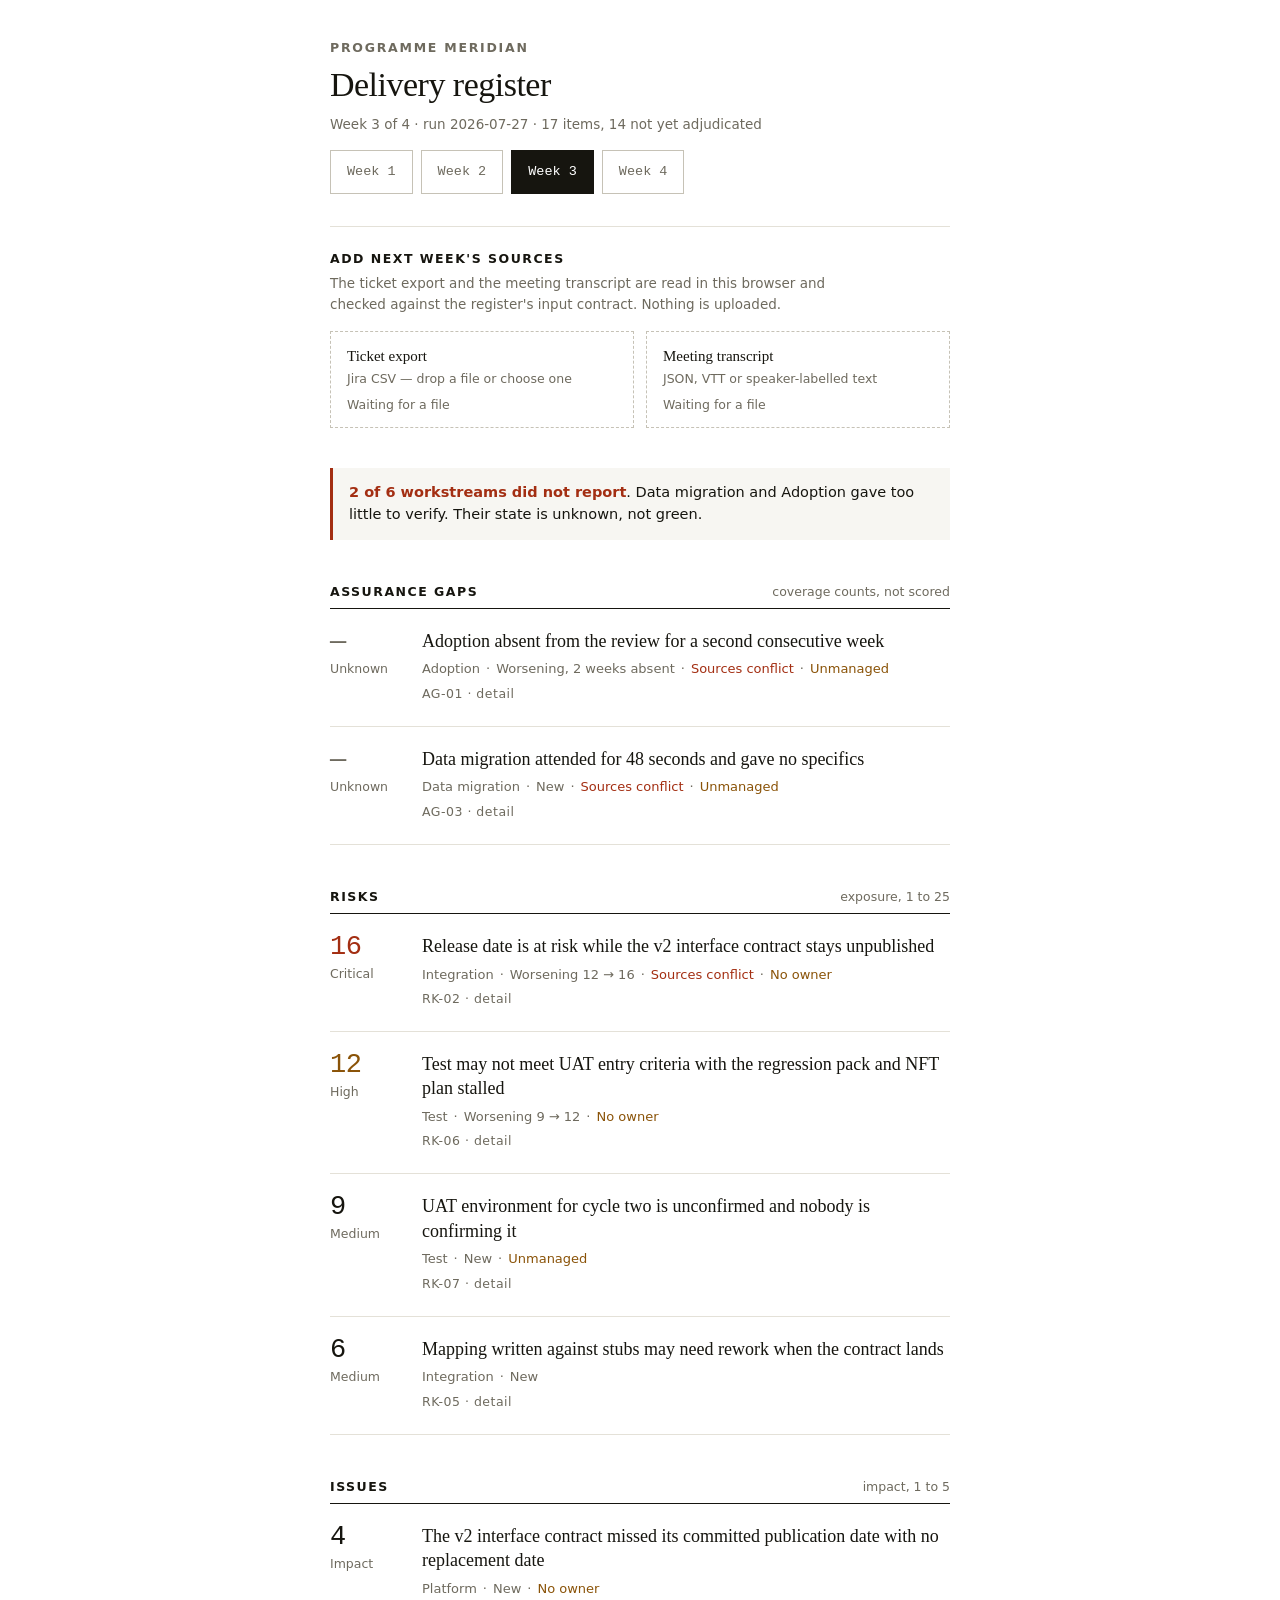
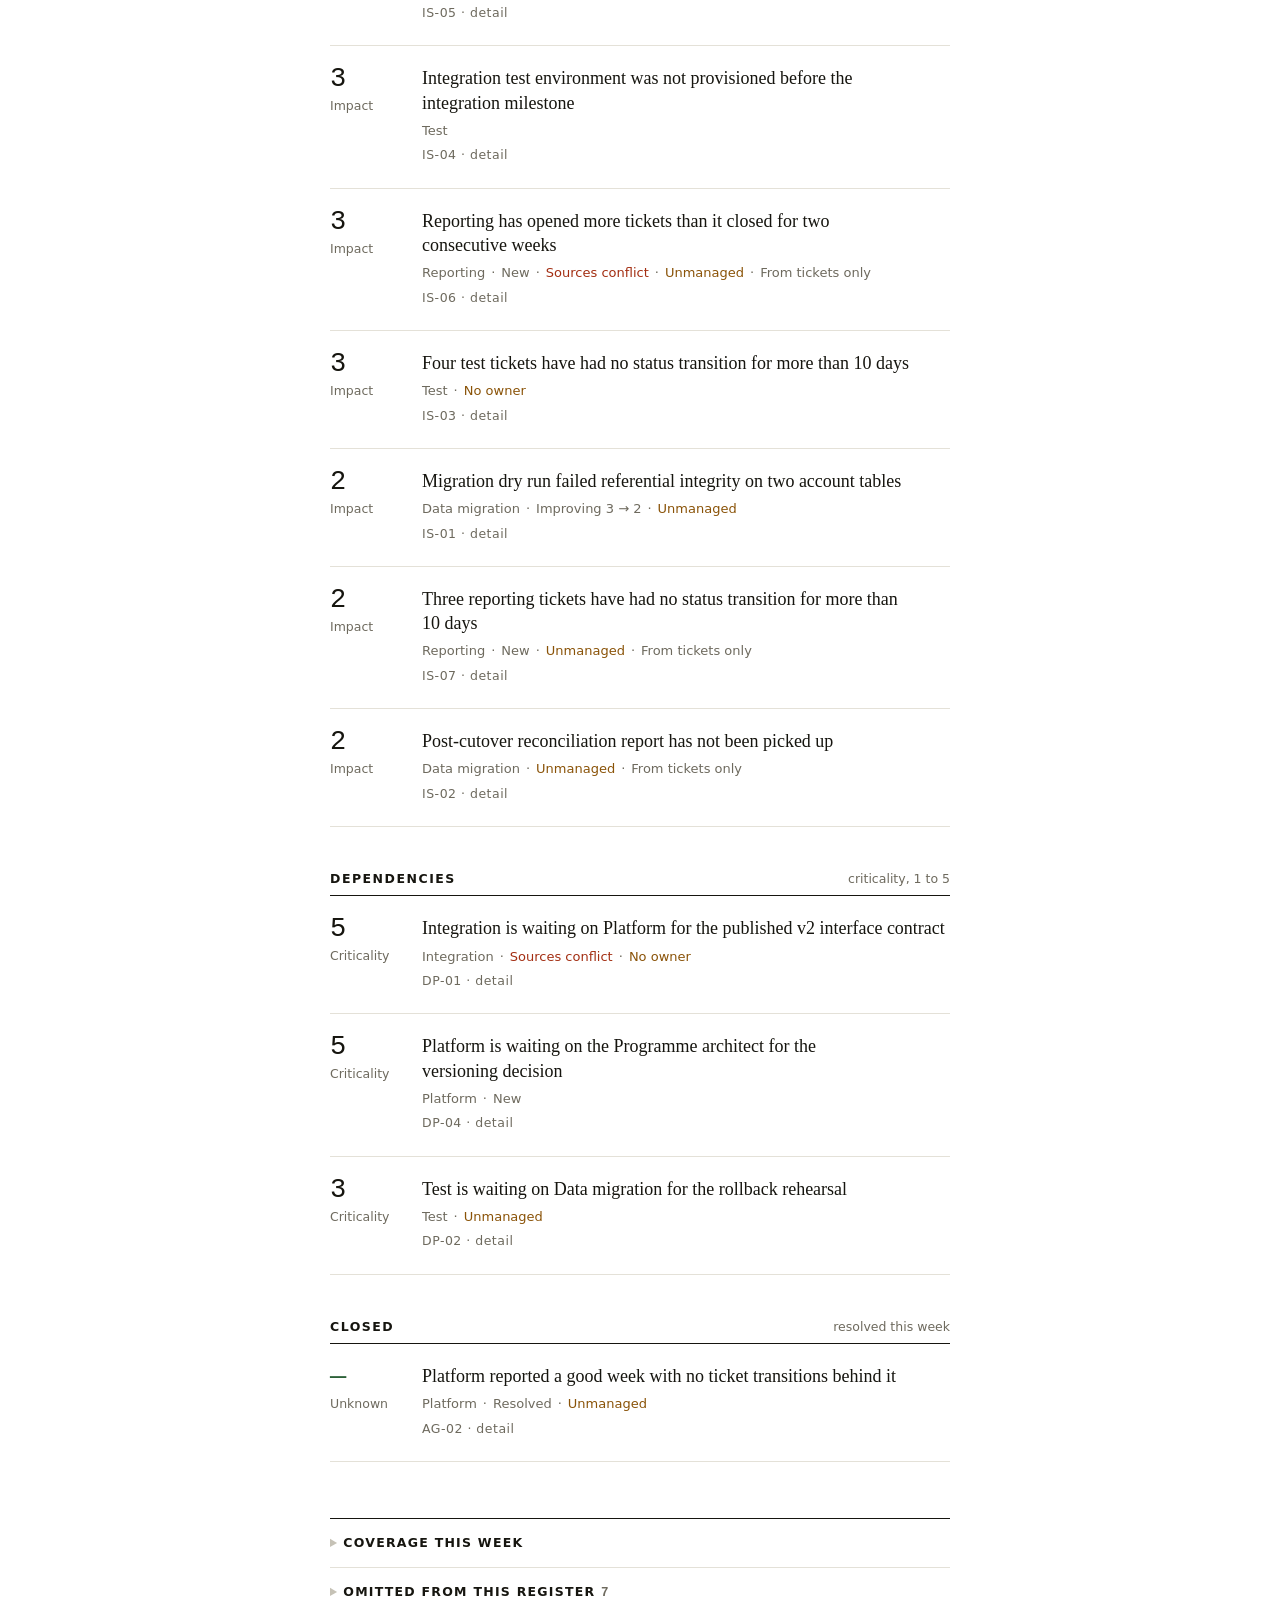
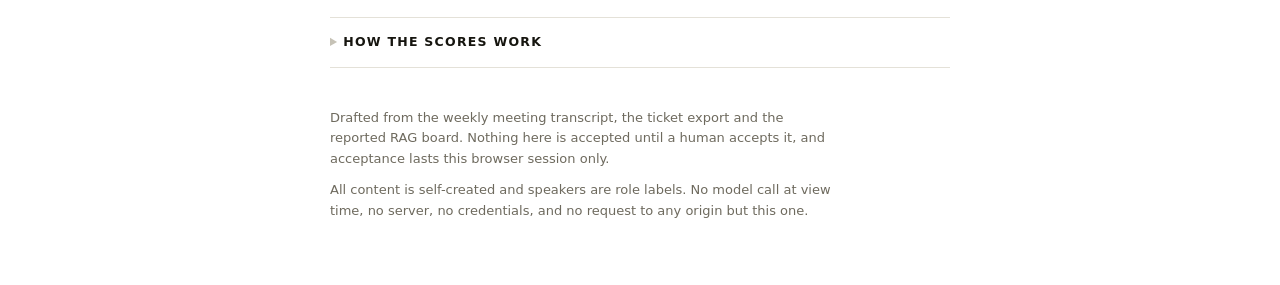
<file: index.html>
<!doctype html>
<html lang="en-GB">
<head>
<meta charset="utf-8">
<meta name="viewport" content="width=device-width, initial-scale=1">
<title>Risk Radar — delivery register</title>
<meta name="description" content="A weekly delivery register drafted from the meeting transcript, the ticket export and the reported RAG board, where every item cites its evidence.">
<meta name="color-scheme" content="light only">
<link rel="stylesheet" href="styles.css">
<link rel="icon" href="data:image/svg+xml,<svg xmlns='http://www.w3.org/2000/svg' viewBox='0 0 16 16'><rect width='16' height='16' fill='%23FFFFFF'/><rect x='2' y='2' width='2' height='12' fill='%23A32E12'/><rect x='6' y='4' width='8' height='1.5' fill='%2316150F'/><rect x='6' y='8' width='6' height='1.5' fill='%23B4AFA2'/><rect x='6' y='11' width='7' height='1.5' fill='%23B4AFA2'/></svg>">
</head>
<!-- static: painted by build.py, do not edit by hand -->
<body data-static-week="3">
<main class="page">

  <header class="head">
    <p class="head__rail">Programme Meridian</p>
    <h1 class="head__title">Delivery register</h1>
    <p class="head__sub" id="head-sub"><span>Week 3 of 4 · run <span class="u-num">2026-07-27</span> · 17 items, 14 not yet adjudicated</span></p>
    <nav class="weeks" id="weekbar" aria-label="Week"><button type="button" class="weeks__btn" data-week="1" aria-current="false">Week 1</button><button type="button" class="weeks__btn" data-week="2" aria-current="false">Week 2</button><button type="button" class="weeks__btn" data-week="3" aria-current="true">Week 3</button><button type="button" class="weeks__btn" data-week="4" aria-current="false">Week 4</button></nav>
  </header>

  <!-- Sources are read in the browser. Everything the checks below do is
       arithmetic over the two files; nothing is uploaded and no model is
       called, because neither is available at view time. -->
  <section class="intake" aria-labelledby="intake-h">
    <div class="intake__head">
      <h2 class="intake__title" id="intake-h">Add next week's sources</h2>
      <p class="intake__lede">The ticket export and the meeting transcript are read in this browser and checked against the register's input contract. Nothing is uploaded.</p>
    </div>

    <div class="intake__slots">
      <label class="drop" data-kind="tickets">
        <input type="file" class="drop__input" id="in-tickets" accept=".csv,text/csv">
        <span class="drop__name">Ticket export</span>
        <span class="drop__hint">Jira CSV — drop a file or choose one</span>
        <span class="drop__state" id="state-tickets">Waiting for a file</span>
      </label>

      <label class="drop" data-kind="transcript">
        <input type="file" class="drop__input" id="in-transcript" accept=".json,.vtt,.txt,application/json,text/plain">
        <span class="drop__name">Meeting transcript</span>
        <span class="drop__hint">JSON, VTT or speaker-labelled text</span>
        <span class="drop__state" id="state-transcript">Waiting for a file</span>
      </label>
    </div>

    <div class="intake__out" id="intake-out"></div>

    <noscript>
      <p class="intake__lede">Reading and checking the files happens in this browser, so that part needs JavaScript. The register below does not.</p>
    </noscript>
  </section>

  <!-- One line, shown only when a workstream fell under the airtime floor or
       recorded no ticket movement. It is the first thing a delivery manager
       needs, so it is not buried in a section. -->
  <div class="alert" id="alert"><p><b>2 of 6 workstreams did not report</b>. Data migration and Adoption gave too little to verify. Their state is unknown, not green.</p></div>

  <div id="register"><section class="section"><div class="section__head"><h2 class="section__name">Assurance gaps</h2><span class="section__scale">coverage counts, not scored</span></div><article class="row" id="item-AG-01" data-acc="{&quot;state&quot;:&quot;unaccepted&quot;}"><div class="row__score"><span class="row__num is-unknown">—</span><span class="row__scale">Unknown</span></div><div class="row__body"><h3 class="row__title">Adoption absent from the review for a second consecutive week</h3><p class="row__meta"><span>Adoption</span><span class="sep">·</span><span>Worsening, 2 weeks absent</span><span class="sep">·</span><span class="is-conflict">Sources conflict</span><span class="sep">·</span><span class="is-unmanaged">Unmanaged</span></p><details class="row__more"><summary>AG-01 · detail</summary><div class="detail"><div class="note-line is-conflict"><b>Sources conflict</b>The board reports adoption green for a second week. The meeting record states nobody can say what state the workstream is in. Two items about adoption are being held out for want of evidence. A workstream that has not reported has not reported green. The transcript record is taken as precedent. Routed to Delivery manager, as owner of the reported board.</div><div class="detail__block"><h4 class="detail__head">Statement</h4><p>Adoption has now missed two consecutive reviews with no written update, nobody in the room has spoken to them, and the workstream's state cannot be verified from any source while the board continues to report it green.</p></div><div class="detail__block"><h4 class="detail__head">Evidence</h4><div class="quote"><p class="quote__text">“Nothing. Their tickets are ticking over but I could not tell you what state the workstream is in.”</p><p class="quote__who">Programme architect · week 3, line 27, 00:25:20</p><div class="quote__ctx"><p class="quote__ctx-line"><span class="who">00:22:10 Test lead: </span>The regression pack and the non-functional plan still have not moved. Three weeks on the plan now.</p><p class="quote__ctx-line"><span class="who">00:24:00 Delivery manager: </span>Adoption, second week running. Anyone heard anything?</p><p class="quote__ctx-line"><span class="who">00:26:40 Delivery manager: </span>Then that goes up as unknown, not as green. Board this afternoon, and I am changing integration.</p></div></div><p class="also"><b>Also: </b>board, Adoption reported green on 2026-07-27; metadata, airtime seconds, adoption, week 3 = 0 — Second consecutive week at zero airtime. One ticket transition, ADO-606 to Open, which evidences activity but not state..</p></div><div class="detail__block"><h4 class="detail__head">Assessment</h4><dl class="dl"><dt>Coverage</dt><dd><span class="u-num">0m 00s</span> airtime · <span class="u-num">1</span> ticket transitions · 2 carried items unverifiable · 1 downstream dependencies unconfirmed</dd><dt>Attention</dt><dd><span class="u-num">3.90</span> of 5<span class="dl__sub">proximity 5×0.35 · blast radius 3×0.25 · control status 5×0.25 · evidence confidence 1×0.15</span></dd><dt>Owner</dt><dd>Delivery manager</dd><dt>Control</dt><dd>Nothing stated and no owner. The delivery manager stated it would go up as unknown, which changes the report and not the coverage.</dd></dl></div><fieldset class="adj"><legend class="u-sr">Adjudicate AG-01</legend><div class="adj__btns"><button type="button" class="adj__btn" data-act="accepted" aria-pressed="false">Accept</button><button type="button" class="adj__btn" data-act="amended" aria-pressed="false">Amend</button><button type="button" class="adj__btn" data-act="rejected" aria-pressed="false">Reject</button></div><span class="adj__state">Unaccepted</span><div class="adj__form" hidden=""></div></fieldset></div></details></div></article><article class="row" id="item-AG-03" data-acc="{&quot;state&quot;:&quot;unaccepted&quot;}"><div class="row__score"><span class="row__num is-unknown">—</span><span class="row__scale">Unknown</span></div><div class="row__body"><h3 class="row__title">Data migration attended for 48 seconds and gave no specifics</h3><p class="row__meta"><span>Data migration</span><span class="sep">·</span><span>New</span><span class="sep">·</span><span class="is-conflict">Sources conflict</span><span class="sep">·</span><span class="is-unmanaged">Unmanaged</span></p><details class="row__more"><summary>AG-03 · detail</summary><div class="detail"><div class="note-line is-conflict"><b>Sources conflict</b>The board moved data migration from amber to green. The workstream gave 48 seconds and no specifics. DAT-304, the ticket the week 2 amber was explicitly being held against, has not moved and still has no owner. The export is the harder record and nothing in it supports the change to green. The ticket record is taken as precedent. Routed to Delivery manager, as owner of the reported board.</div><div class="detail__block"><h4 class="detail__head">Statement</h4><p>Data migration answered "all fine our end", declined to say what fine meant when asked directly, and left the call; the board moved the workstream from amber to green in the same week, while the rollback rehearsal that was holding the amber still has no owner.</p></div><div class="detail__block"><h4 class="detail__head">Evidence</h4><div class="quote"><p class="quote__text">“Nothing has caught fire. I have to drop, sorry.”</p><p class="quote__who">Data migration lead · week 3, line 18, 00:14:40</p><div class="quote__ctx"><p class="quote__ctx-line"><span class="who">00:14:00 Data migration lead: </span>All fine our end.</p><p class="quote__ctx-line"><span class="who">00:14:22 Delivery manager: </span>Fine meaning the integrity fixes are done, or fine meaning nothing has caught fire?</p><p class="quote__ctx-line"><span class="who">00:16:20 Reporting lead: </span>Reporting closed the rounding defect. Everything else is in flight.</p><p class="quote__ctx-line"><span class="who">00:17:30 Reporting lead: </span>Finance requests keep landing. I would still say we are keeping up.</p></div></div><p class="also"><b>Also: </b>ticket DAT-304 — Rollback rehearsal, Open, 14 days without a transition and still unowned. This is the item the board amber was being held against in week 2.; board, Data migration reported green on 2026-07-27; metadata, airtime seconds, data-migration, week 3 = 48 — 48 seconds against a 2-minute floor. Two ticket transitions in the week, which evidence activity but not state..</p></div><div class="detail__block"><h4 class="detail__head">Assessment</h4><dl class="dl"><dt>Coverage</dt><dd><span class="u-num">0m 48s</span> airtime · <span class="u-num">2</span> ticket transitions · 1 carried items unverifiable · 1 downstream dependencies unconfirmed</dd><dt>Attention</dt><dd><span class="u-num">3.90</span> of 5<span class="dl__sub">proximity 5×0.35 · blast radius 3×0.25 · control status 5×0.25 · evidence confidence 1×0.15</span></dd><dt>Owner</dt><dd>Data migration lead</dd><dt>Control</dt><dd>Nothing stated and no owner.</dd></dl></div><fieldset class="adj"><legend class="u-sr">Adjudicate AG-03</legend><div class="adj__btns"><button type="button" class="adj__btn" data-act="accepted" aria-pressed="false">Accept</button><button type="button" class="adj__btn" data-act="amended" aria-pressed="false">Amend</button><button type="button" class="adj__btn" data-act="rejected" aria-pressed="false">Reject</button></div><span class="adj__state">Unaccepted</span><div class="adj__form" hidden=""></div></fieldset></div></details></div></article></section><section class="section"><div class="section__head"><h2 class="section__name">Risks</h2><span class="section__scale">exposure, 1 to 25</span></div><article class="row" id="item-RK-02" data-acc="{&quot;state&quot;:&quot;accepted&quot;,&quot;by&quot;:&quot;Delivery manager&quot;,&quot;at&quot;:&quot;2026-07-20&quot;,&quot;note&quot;:null,&quot;carried_from_week&quot;:2}"><div class="row__score"><span class="row__num is-critical">16</span><span class="row__scale">Critical</span></div><div class="row__body"><h3 class="row__title">Release date is at risk while the v2 interface contract stays unpublished</h3><p class="row__meta"><span>Integration</span><span class="sep">·</span><span>Worsening 12 → 16</span><span class="sep">·</span><span class="is-conflict">Sources conflict</span><span class="sep">·</span><span class="is-unmanaged">No owner</span></p><details class="row__more"><summary>RK-02 · detail</summary><div class="detail"><div class="note-line is-conflict"><b>Sources conflict</b>The board reports integration green. The integration lead states on the record that green is not where they are and that work is stopped. INT-114 has had no transition in 21 days. The export is the harder record; it agrees with the room and not with the board. The ticket record is taken as precedent. Routed to Delivery manager, as owner of the reported board.</div><div class="detail__block"><h4 class="detail__head">Statement</h4><p>The contract missed its committed date with no replacement date, field mapping has not moved for 21 days, and the integration lead states there is no other path to it — while the board reports integration green.</p></div><div class="detail__block"><h4 class="detail__head">Evidence</h4><div class="quote"><p class="quote__text">“We're not moving on that interface until platform give us the contract. Green is not where we are.”</p><p class="quote__who">Integration lead · week 3, line 14, 00:11:22</p><div class="quote__ctx"><p class="quote__ctx-line"><span class="who">00:10:05 Integration lead: </span>Close is not the same as agreed. We are not writing production mapping against a guess.</p><p class="quote__ctx-line"><span class="who">00:10:48 Delivery manager: </span>Say that plainly for me, because the board has integration as green this week.</p><p class="quote__ctx-line"><span class="who">00:12:40 Delivery manager: </span>Then the board is wrong and I own that. Data migration.</p><p class="quote__ctx-line"><span class="who">00:14:00 Data migration lead: </span>All fine our end.</p></div></div><p class="also"><b>Also: </b>ticket INT-114 — Field mapping against the v2 interface contract, Blocked, 21 days without a transition, past its due date of 2026-07-31 in intent.; board, Integration reported green on 2026-07-27.</p></div><div class="detail__block"><h4 class="detail__head">Assessment</h4><dl class="dl"><dt>Exposure</dt><dd><span class="u-num">4 × 4 = 16</span> of 25, critical</dd><dt>Attention</dt><dd><span class="u-num">4.15</span> of 5<span class="dl__sub">proximity 5×0.35 · blast radius 5×0.25 · control status 4×0.25 · evidence confidence 1×0.15</span></dd><dt>Owner</dt><dd>Platform lead</dd><dt>Control</dt><dd>Mitigation mentioned but unowned, or an action stated with no substance. A third date was given and then withdrawn.</dd></dl></div><fieldset class="adj"><legend class="u-sr">Adjudicate RK-02</legend><div class="adj__btns"><button type="button" class="adj__btn" data-act="accepted" aria-pressed="true">Accept</button><button type="button" class="adj__btn" data-act="amended" aria-pressed="false">Amend</button><button type="button" class="adj__btn" data-act="rejected" aria-pressed="false">Reject</button></div><span class="adj__state">Accepted · Delivery manager 2026-07-20 · carried from week 2</span><div class="adj__form" hidden=""></div></fieldset></div></details></div></article><article class="row" id="item-RK-06" data-acc="{&quot;state&quot;:&quot;unaccepted&quot;}"><div class="row__score"><span class="row__num is-high">12</span><span class="row__scale">High</span></div><div class="row__body"><h3 class="row__title">Test may not meet UAT entry criteria with the regression pack and NFT plan stalled</h3><p class="row__meta"><span>Test</span><span class="sep">·</span><span>Worsening 9 → 12</span><span class="sep">·</span><span class="is-unmanaged">No owner</span></p><details class="row__more"><summary>RK-06 · detail</summary><div class="detail"><div class="detail__block"><h4 class="detail__head">Statement</h4><p>The regression pack and the non-functional test plan have now been static for three weeks, both are held by a test lead absorbed elsewhere, and UAT entry depends on both.</p></div><div class="detail__block"><h4 class="detail__head">Evidence</h4><div class="quote"><p class="quote__text">“The regression pack and the non-functional plan still have not moved. Three weeks on the plan now.”</p><p class="quote__who">Test lead · week 3, line 25, 00:22:10</p><div class="quote__ctx"><p class="quote__ctx-line"><span class="who">00:20:30 Delivery manager: </span>Who is confirming it, and by when?</p><p class="quote__ctx-line"><span class="who">00:20:55 Test lead: </span>Nobody, currently. That is the honest answer.</p><p class="quote__ctx-line"><span class="who">00:24:00 Delivery manager: </span>Adoption, second week running. Anyone heard anything?</p><p class="quote__ctx-line"><span class="who">00:25:20 Programme architect: </span>Nothing. Their tickets are ticking over but I could not tell you what state the workstream is in.</p></div></div><p class="also"><b>Also: </b>ticket TST-503 — Non-functional test plan, Open, 25 days without a transition.; ticket TST-502 — Automated regression pack, In progress, 22 days without a transition..</p></div><div class="detail__block"><h4 class="detail__head">Assessment</h4><dl class="dl"><dt>Exposure</dt><dd><span class="u-num">3 × 4 = 12</span> of 25, high</dd><dt>Attention</dt><dd><span class="u-num">3.10</span> of 5<span class="dl__sub">proximity 3×0.35 · blast radius 3×0.25 · control status 4×0.25 · evidence confidence 2×0.15</span></dd><dt>Owner</dt><dd>Test lead</dd><dt>Control</dt><dd>Mitigation mentioned but unowned, or an action stated with no substance. Ownership has been restated for three weeks with no movement behind it.</dd></dl></div><fieldset class="adj"><legend class="u-sr">Adjudicate RK-06</legend><div class="adj__btns"><button type="button" class="adj__btn" data-act="accepted" aria-pressed="false">Accept</button><button type="button" class="adj__btn" data-act="amended" aria-pressed="false">Amend</button><button type="button" class="adj__btn" data-act="rejected" aria-pressed="false">Reject</button></div><span class="adj__state">Unaccepted</span><div class="adj__form" hidden=""></div></fieldset></div></details></div></article><article class="row" id="item-RK-07" data-acc="{&quot;state&quot;:&quot;unaccepted&quot;}"><div class="row__score"><span class="row__num ">9</span><span class="row__scale">Medium</span></div><div class="row__body"><h3 class="row__title">UAT environment for cycle two is unconfirmed and nobody is confirming it</h3><p class="row__meta"><span>Test</span><span class="sep">·</span><span>New</span><span class="sep">·</span><span class="is-unmanaged">Unmanaged</span></p><details class="row__more"><summary>RK-07 · detail</summary><div class="detail"><div class="detail__block"><h4 class="detail__head">Statement</h4><p>Availability of the UAT environment for the second cycle was asserted with a hedge, no window has been confirmed, and the test lead stated plainly that nobody is currently confirming it.</p></div><div class="detail__block"><h4 class="detail__head">Evidence</h4><div class="quote"><p class="quote__text">“On the UAT environment for cycle two, that <mark>should be</mark> fine for cycle two, <mark>all being well</mark>. Nobody has confirmed the window.”</p><p class="quote__who">Test lead · week 3, line 22, 00:19:04</p><div class="quote__ctx"><p class="quote__ctx-line"><span class="who">00:17:30 Reporting lead: </span>Finance requests keep landing. I would still say we are keeping up.</p><p class="quote__ctx-line"><span class="who">00:18:30 Test lead: </span>Environment provisioning is finally moving, it went to in progress this week. UAT entry criteria are drafted.</p><p class="quote__ctx-line"><span class="who">00:20:30 Delivery manager: </span>Who is confirming it, and by when?</p><p class="quote__ctx-line"><span class="who">00:20:55 Test lead: </span>Nobody, currently. That is the honest answer.</p></div></div><p class="also"><b>Also: </b>transcript, Test lead week 3 line 24.</p></div><div class="detail__block"><h4 class="detail__head">Assessment</h4><dl class="dl"><dt>Exposure</dt><dd><span class="u-num">3 × 3 = 9</span> of 25, medium</dd><dt>Attention</dt><dd><span class="u-num">2.75</span> of 5<span class="dl__sub">proximity 0×0.35 · blast radius 3×0.25 · control status 5×0.25 · evidence confidence 5×0.15</span></dd><dt>Owner</dt><dd>Unowned</dd><dt>Control</dt><dd>Nothing stated and no owner.</dd><dt>Hedged</dt><dd>should be, all being well. The only supporting evidence is hedged, so likelihood is capped at 3.</dd></dl></div><fieldset class="adj"><legend class="u-sr">Adjudicate RK-07</legend><div class="adj__btns"><button type="button" class="adj__btn" data-act="accepted" aria-pressed="false">Accept</button><button type="button" class="adj__btn" data-act="amended" aria-pressed="false">Amend</button><button type="button" class="adj__btn" data-act="rejected" aria-pressed="false">Reject</button></div><span class="adj__state">Unaccepted</span><div class="adj__form" hidden=""></div></fieldset></div></details></div></article><article class="row" id="item-RK-05" data-acc="{&quot;state&quot;:&quot;unaccepted&quot;}"><div class="row__score"><span class="row__num ">6</span><span class="row__scale">Medium</span></div><div class="row__body"><h3 class="row__title">Mapping written against stubs may need rework when the contract lands</h3><p class="row__meta"><span>Integration</span><span class="sep">·</span><span>New</span></p><details class="row__more"><summary>RK-05 · detail</summary><div class="detail"><div class="detail__block"><h4 class="detail__head">Statement</h4><p>Platform holds that the stubs are close to the final contract shape; integration holds that close is not agreed and is refusing to write production mapping against a guess, so any work done in the interim is at risk of being discarded.</p></div><div class="detail__block"><h4 class="detail__head">Evidence</h4><div class="quote"><p class="quote__text">“I would push back slightly. The stubs are close to the shape of the final contract.”</p><p class="quote__who">Platform lead · week 3, line 11, 00:09:10</p><div class="quote__ctx"><p class="quote__ctx-line"><span class="who">00:07:15 Delivery manager: </span>It is urgent. Integration, what is the effect if this runs another two weeks?</p><p class="quote__ctx-line"><span class="who">00:08:00 Integration lead: </span>The release date is at risk. Not the milestone, the release. There is no other path to that mapping.</p><p class="quote__ctx-line"><span class="who">00:10:05 Integration lead: </span>Close is not the same as agreed. We are not writing production mapping against a guess.</p><p class="quote__ctx-line"><span class="who">00:10:48 Delivery manager: </span>Say that plainly for me, because the board has integration as green this week.</p></div></div><p class="also"><b>Also: </b>ticket INT-113 — Stub harness for contract-first development moved to In review on 2026-07-24, due 2026-07-31.; transcript, Integration lead week 3 line 12.</p></div><div class="detail__block"><h4 class="detail__head">Assessment</h4><dl class="dl"><dt>Exposure</dt><dd><span class="u-num">2 × 3 = 6</span> of 25, medium</dd><dt>Attention</dt><dd><span class="u-num">2.20</span> of 5<span class="dl__sub">proximity 4×0.35 · blast radius 0×0.25 · control status 2×0.25 · evidence confidence 2×0.15</span></dd><dt>Owner</dt><dd>Integration lead</dd><dt>Control</dt><dd>Mitigation stated and owned, no date.</dd></dl></div><fieldset class="adj"><legend class="u-sr">Adjudicate RK-05</legend><div class="adj__btns"><button type="button" class="adj__btn" data-act="accepted" aria-pressed="false">Accept</button><button type="button" class="adj__btn" data-act="amended" aria-pressed="false">Amend</button><button type="button" class="adj__btn" data-act="rejected" aria-pressed="false">Reject</button></div><span class="adj__state">Unaccepted</span><div class="adj__form" hidden=""></div></fieldset></div></details></div></article></section><section class="section"><div class="section__head"><h2 class="section__name">Issues</h2><span class="section__scale">impact, 1 to 5</span></div><article class="row" id="item-IS-05" data-acc="{&quot;state&quot;:&quot;unaccepted&quot;}"><div class="row__score"><span class="row__num ">4</span><span class="row__scale">Impact</span></div><div class="row__body"><h3 class="row__title">The v2 interface contract missed its committed publication date with no replacement date</h3><p class="row__meta"><span>Platform</span><span class="sep">·</span><span>New</span><span class="sep">·</span><span class="is-unmanaged">No owner</span></p><details class="row__more"><summary>IS-05 · detail</summary><div class="detail"><div class="detail__block"><h4 class="detail__head">Statement</h4><p>The contract was committed for 24 July, was worked on that date and not published, and the platform lead has given no new date because the outstanding versioning question sits with architecture.</p></div><div class="detail__block"><h4 class="detail__head">Evidence</h4><div class="quote"><p class="quote__text">“We worked it on the twenty-fourth. It is not published. There is one open question on versioning that came back late in review.”</p><p class="quote__who">Platform lead · week 3, line 2, 00:00:52</p><div class="quote__ctx"><p class="quote__ctx-line"><span class="who">00:00:09 Delivery manager: </span>Week three. The contract was due on the twenty-fourth. Platform, start there.</p><p class="quote__ctx-line"><span class="who">00:02:10 Delivery manager: </span>So it has missed. What is the new date?</p><p class="quote__ctx-line"><span class="who">00:02:35 Platform lead: </span>I do not have one. It depends on the versioning answer and that sits with architecture.</p></div></div><p class="also"><b>Also: </b>ticket PLT-208 — Publish v2 interface contract transitioned on its due date of 2026-07-24 and remains In progress rather than Done.; transcript, Platform lead week 3 line 4.</p></div><div class="detail__block"><h4 class="detail__head">Assessment</h4><dl class="dl"><dt>Impact</dt><dd><span class="u-num">4</span> of 5</dd><dt>Attention</dt><dd><span class="u-num">4.30</span> of 5<span class="dl__sub">proximity 5×0.35 · blast radius 5×0.25 · control status 4×0.25 · evidence confidence 2×0.15</span></dd><dt>Owner</dt><dd>Platform lead</dd><dt>Control</dt><dd>Mitigation mentioned but unowned, or an action stated with no substance.</dd></dl></div><fieldset class="adj"><legend class="u-sr">Adjudicate IS-05</legend><div class="adj__btns"><button type="button" class="adj__btn" data-act="accepted" aria-pressed="false">Accept</button><button type="button" class="adj__btn" data-act="amended" aria-pressed="false">Amend</button><button type="button" class="adj__btn" data-act="rejected" aria-pressed="false">Reject</button></div><span class="adj__state">Unaccepted</span><div class="adj__form" hidden=""></div></fieldset></div></details></div></article><article class="row" id="item-IS-04" data-acc="{&quot;state&quot;:&quot;accepted&quot;,&quot;by&quot;:&quot;Delivery manager&quot;,&quot;at&quot;:&quot;2026-07-20&quot;,&quot;note&quot;:null,&quot;carried_from_week&quot;:2}"><div class="row__score"><span class="row__num ">3</span><span class="row__scale">Impact</span></div><div class="row__body"><h3 class="row__title">Integration test environment was not provisioned before the integration milestone</h3><p class="row__meta"><span>Test</span></p><details class="row__more"><summary>IS-04 · detail</summary><div class="detail"><div class="detail__block"><h4 class="detail__head">Statement</h4><p>Provisioning finally moved to in progress this week, three weeks after it was raised and after the milestone it was needed for had passed.</p></div><div class="detail__block"><h4 class="detail__head">Evidence</h4><div class="quote"><p class="quote__text">“Environment provisioning is finally moving, it went to in progress this week. UAT entry criteria are drafted.”</p><p class="quote__who">Test lead · week 3, line 21, 00:18:30</p><div class="quote__ctx"><p class="quote__ctx-line"><span class="who">00:16:20 Reporting lead: </span>Reporting closed the rounding defect. Everything else is in flight.</p><p class="quote__ctx-line"><span class="who">00:17:30 Reporting lead: </span>Finance requests keep landing. I would still say we are keeping up.</p><p class="quote__ctx-line"><span class="who">00:19:04 Test lead: </span>On the UAT environment for cycle two, that should be fine for cycle two, all being well. Nobody has confirmed the window.</p><p class="quote__ctx-line"><span class="who">00:20:30 Delivery manager: </span>Who is confirming it, and by when?</p></div></div><p class="also"><b>Also: </b>ticket TST-506 — Environment provisioning for integration test moved from Open to In progress on 2026-07-22, three days past its due date of 2026-07-24 in intent and nine days after it was raised..</p></div><div class="detail__block"><h4 class="detail__head">Assessment</h4><dl class="dl"><dt>Impact</dt><dd><span class="u-num">3</span> of 5</dd><dt>Attention</dt><dd><span class="u-num">2.45</span> of 5<span class="dl__sub">proximity 4×0.35 · blast radius 3×0.25 · control status 0×0.25 · evidence confidence 2×0.15</span></dd><dt>Owner</dt><dd>Programme architect</dd><dt>Control</dt><dd>Mitigation stated, owned, with a date.</dd></dl></div><fieldset class="adj"><legend class="u-sr">Adjudicate IS-04</legend><div class="adj__btns"><button type="button" class="adj__btn" data-act="accepted" aria-pressed="true">Accept</button><button type="button" class="adj__btn" data-act="amended" aria-pressed="false">Amend</button><button type="button" class="adj__btn" data-act="rejected" aria-pressed="false">Reject</button></div><span class="adj__state">Accepted · Delivery manager 2026-07-20 · carried from week 2</span><div class="adj__form" hidden=""></div></fieldset></div></details></div></article><article class="row" id="item-IS-06" data-acc="{&quot;state&quot;:&quot;unaccepted&quot;}"><div class="row__score"><span class="row__num ">3</span><span class="row__scale">Impact</span></div><div class="row__body"><h3 class="row__title">Reporting has opened more tickets than it closed for two consecutive weeks</h3><p class="row__meta"><span>Reporting</span><span class="sep">·</span><span>New</span><span class="sep">·</span><span class="is-conflict">Sources conflict</span><span class="sep">·</span><span class="is-unmanaged">Unmanaged</span><span class="sep">·</span><span>From tickets only</span></p><details class="row__more"><summary>IS-06 · detail</summary><div class="detail"><div class="note-line is-conflict"><b>Sources conflict</b>The export shows two consecutive weeks of intake outgrowing closure. The reporting lead stated the workstream is keeping up. The board reports green. The export is the harder record and it does not support either. The ticket record is taken as precedent. Routed to Reporting lead, with the delivery manager as owner of the reported board.</div><div class="detail__block"><h4 class="detail__head">Statement</h4><p>Reporting opened 7 against 2 closed in week 2 and 6 against 1 closed in week 3; nobody raised it in the room, and the reporting lead stated in the same meeting that the workstream is keeping up.</p></div><div class="detail__block"><h4 class="detail__head">Evidence</h4><div class="quote"><p class="quote__text">“Finance requests keep landing. I would still say we are keeping up.”</p><p class="quote__who">Reporting lead · week 3, line 20, 00:17:30</p><div class="quote__ctx"><p class="quote__ctx-line"><span class="who">00:14:40 Data migration lead: </span>Nothing has caught fire. I have to drop, sorry.</p><p class="quote__ctx-line"><span class="who">00:16:20 Reporting lead: </span>Reporting closed the rounding defect. Everything else is in flight.</p><p class="quote__ctx-line"><span class="who">00:18:30 Test lead: </span>Environment provisioning is finally moving, it went to in progress this week. UAT entry criteria are drafted.</p><p class="quote__ctx-line"><span class="who">00:19:04 Test lead: </span>On the UAT environment for cycle two, that should be fine for cycle two, all being well. Nobody has confirmed the window.</p></div></div><p class="also"><b>Also: </b>board, Reporting reported green on 2026-07-27; metadata, opened against closed, reporting, weeks 2 and 3 = week 2: 7 opened / 2 closed; week 3: 6 opened / 1 closed — Scope-growth detection over the export alone. Two consecutive weeks with an excess above the threshold. No spoken mention was required and none was made..</p></div><div class="detail__block"><h4 class="detail__head">Assessment</h4><dl class="dl"><dt>Impact</dt><dd><span class="u-num">3</span> of 5</dd><dt>Attention</dt><dd><span class="u-num">2.45</span> of 5<span class="dl__sub">proximity 3×0.35 · blast radius 0×0.25 · control status 5×0.25 · evidence confidence 1×0.15</span></dd><dt>Owner</dt><dd>Reporting lead</dd><dt>Control</dt><dd>Nothing stated and no owner.</dd></dl></div><fieldset class="adj"><legend class="u-sr">Adjudicate IS-06</legend><div class="adj__btns"><button type="button" class="adj__btn" data-act="accepted" aria-pressed="false">Accept</button><button type="button" class="adj__btn" data-act="amended" aria-pressed="false">Amend</button><button type="button" class="adj__btn" data-act="rejected" aria-pressed="false">Reject</button></div><span class="adj__state">Unaccepted</span><div class="adj__form" hidden=""></div></fieldset></div></details></div></article><article class="row" id="item-IS-03" data-acc="{&quot;state&quot;:&quot;unaccepted&quot;}"><div class="row__score"><span class="row__num ">3</span><span class="row__scale">Impact</span></div><div class="row__body"><h3 class="row__title">Four test tickets have had no status transition for more than 10 days</h3><p class="row__meta"><span>Test</span><span class="sep">·</span><span class="is-unmanaged">No owner</span></p><details class="row__more"><summary>IS-03 · detail</summary><div class="detail"><div class="detail__block"><h4 class="detail__head">Statement</h4><p>TST-503, TST-502, TST-504 and TST-505 have been static for between 11 and 25 days, and the two the test lead holds have now been unmoved for three weeks.</p></div><div class="detail__block"><h4 class="detail__head">Evidence</h4><div class="quote"><p class="quote__text">“The regression pack and the non-functional plan still have not moved. Three weeks on the plan now.”</p><p class="quote__who">Test lead · week 3, line 25, 00:22:10</p><div class="quote__ctx"><p class="quote__ctx-line"><span class="who">00:20:30 Delivery manager: </span>Who is confirming it, and by when?</p><p class="quote__ctx-line"><span class="who">00:20:55 Test lead: </span>Nobody, currently. That is the honest answer.</p><p class="quote__ctx-line"><span class="who">00:24:00 Delivery manager: </span>Adoption, second week running. Anyone heard anything?</p><p class="quote__ctx-line"><span class="who">00:25:20 Programme architect: </span>Nothing. Their tickets are ticking over but I could not tell you what state the workstream is in.</p></div></div><p class="also"><b>Also: </b>ticket TST-503 — Non-functional test plan, Open, 25 days without a transition.; ticket TST-502 — Automated regression pack, In progress, 22 days without a transition.; ticket TST-504 — End-to-end scenario using migrated data, Blocked, 20 days without a transition.; ticket TST-505 — Defect triage process, In progress, 11 days without a transition..</p></div><div class="detail__block"><h4 class="detail__head">Assessment</h4><dl class="dl"><dt>Impact</dt><dd><span class="u-num">3</span> of 5</dd><dt>Attention</dt><dd><span class="u-num">2.35</span> of 5<span class="dl__sub">proximity 3×0.35 · blast radius 0×0.25 · control status 4×0.25 · evidence confidence 2×0.15</span></dd><dt>Owner</dt><dd>Test lead</dd><dt>Control</dt><dd>Mitigation mentioned but unowned, or an action stated with no substance. Ownership restated for a third week with no movement.</dd></dl></div><fieldset class="adj"><legend class="u-sr">Adjudicate IS-03</legend><div class="adj__btns"><button type="button" class="adj__btn" data-act="accepted" aria-pressed="false">Accept</button><button type="button" class="adj__btn" data-act="amended" aria-pressed="false">Amend</button><button type="button" class="adj__btn" data-act="rejected" aria-pressed="false">Reject</button></div><span class="adj__state">Unaccepted</span><div class="adj__form" hidden=""></div></fieldset></div></details></div></article><article class="row" id="item-IS-01" data-acc="{&quot;state&quot;:&quot;accepted&quot;,&quot;by&quot;:&quot;Delivery manager&quot;,&quot;at&quot;:&quot;2026-07-13&quot;,&quot;note&quot;:null,&quot;carried_from_week&quot;:2}"><div class="row__score"><span class="row__num ">2</span><span class="row__scale">Impact</span></div><div class="row__body"><h3 class="row__title">Migration dry run failed referential integrity on two account tables</h3><p class="row__meta"><span>Data migration</span><span class="sep">·</span><span>Improving 3 → 2</span><span class="sep">·</span><span class="is-unmanaged">Unmanaged</span></p><details class="row__more"><summary>IS-01 · detail</summary><div class="detail"><div class="detail__block"><h4 class="detail__head">Statement</h4><p>The integrity fixes transitioned this week and the effect is now contained inside the workstream's own sprint, but the workstream gave no specifics, so this is carried on the ticket alone rather than on last week's quote.</p></div><div class="detail__block"><h4 class="detail__head">Evidence</h4><div class="record"><div class="record__row"><span class="record__k">cited field</span><span class="record__v">status_changed_date = 2026-07-22</span></div><div class="record__row"><span class="record__k">title</span><span class="record__v">Referential integrity fixes on the account tables</span></div><div class="record__row"><span class="record__k">workstream</span><span class="record__v">Data migration</span></div><div class="record__row"><span class="record__k">status</span><span class="record__v">In progress</span></div><div class="record__row"><span class="record__k">assignee role</span><span class="record__v">Data engineer</span></div><div class="record__row"><span class="record__k">created</span><span class="record__v">2026-06-17</span></div><div class="record__row"><span class="record__k">status changed</span><span class="record__v">2026-07-22</span></div><div class="record__row"><span class="record__k">days since transition</span><span class="record__v">5</span></div><div class="record__row"><span class="record__k">due</span><span class="record__v">2026-08-14</span></div><div class="record__row"><span class="record__k">blocked by</span><span class="record__v">nothing</span></div><div class="record__row"><span class="record__k">observation</span><span class="record__v">Referential integrity fixes on the account tables transitioned this week and remain In progress, due 2026-08-14.</span></div></div></div><div class="detail__block"><h4 class="detail__head">Assessment</h4><dl class="dl"><dt>Impact</dt><dd><span class="u-num">2</span> of 5</dd><dt>Attention</dt><dd><span class="u-num">3.40</span> of 5<span class="dl__sub">proximity 4×0.35 · blast radius 0×0.25 · control status 5×0.25 · evidence confidence 5×0.15</span></dd><dt>Owner</dt><dd>Data engineer</dd><dt>Control</dt><dd>Nothing stated and no owner. "All fine our end" is not a mitigation.</dd></dl></div><fieldset class="adj"><legend class="u-sr">Adjudicate IS-01</legend><div class="adj__btns"><button type="button" class="adj__btn" data-act="accepted" aria-pressed="true">Accept</button><button type="button" class="adj__btn" data-act="amended" aria-pressed="false">Amend</button><button type="button" class="adj__btn" data-act="rejected" aria-pressed="false">Reject</button></div><span class="adj__state">Accepted · Delivery manager 2026-07-13 · carried from week 2</span><div class="adj__form" hidden=""></div></fieldset></div></details></div></article><article class="row" id="item-IS-07" data-acc="{&quot;state&quot;:&quot;unaccepted&quot;}"><div class="row__score"><span class="row__num ">2</span><span class="row__scale">Impact</span></div><div class="row__body"><h3 class="row__title">Three reporting tickets have had no status transition for more than 10 days</h3><p class="row__meta"><span>Reporting</span><span class="sep">·</span><span>New</span><span class="sep">·</span><span class="is-unmanaged">Unmanaged</span><span class="sep">·</span><span>From tickets only</span></p><details class="row__more"><summary>IS-07 · detail</summary><div class="detail"><div class="detail__block"><h4 class="detail__head">Statement</h4><p>REP-403, REP-404 and REP-405 have been static for 11 to 12 days while six new reporting tickets were opened in the same week. Nobody raised it.</p></div><div class="detail__block"><h4 class="detail__head">Evidence</h4><div class="record"><div class="record__row"><span class="record__k">cited field</span><span class="record__v">status_changed_date = 2026-07-15</span></div><div class="record__row"><span class="record__k">title</span><span class="record__v">Semantic layer for the finance dataset</span></div><div class="record__row"><span class="record__k">workstream</span><span class="record__v">Reporting</span></div><div class="record__row"><span class="record__k">status</span><span class="record__v">In progress</span></div><div class="record__row"><span class="record__k">assignee role</span><span class="record__v">Reporting engineer</span></div><div class="record__row"><span class="record__k">created</span><span class="record__v">2026-07-08</span></div><div class="record__row"><span class="record__k">status changed</span><span class="record__v">2026-07-15</span></div><div class="record__row"><span class="record__k">days since transition</span><span class="record__v">12</span></div><div class="record__row"><span class="record__k">due</span><span class="record__v">2026-08-14</span></div><div class="record__row"><span class="record__k">blocked by</span><span class="record__v">nothing</span></div><div class="record__row"><span class="record__k">observation</span><span class="record__v">Semantic layer for the finance dataset, In progress, 12 days without a transition.</span></div></div><p class="also"><b>Also: </b>ticket REP-404 — Regional breakdown on the volumes report, Open, 12 days without a transition.; ticket REP-405 — Prior-period comparison on the volumes report, Open, 11 days without a transition..</p></div><div class="detail__block"><h4 class="detail__head">Assessment</h4><dl class="dl"><dt>Impact</dt><dd><span class="u-num">2</span> of 5</dd><dt>Attention</dt><dd><span class="u-num">3.05</span> of 5<span class="dl__sub">proximity 3×0.35 · blast radius 0×0.25 · control status 5×0.25 · evidence confidence 5×0.15</span></dd><dt>Owner</dt><dd>Reporting lead</dd><dt>Control</dt><dd>Nothing stated and no owner.</dd></dl></div><fieldset class="adj"><legend class="u-sr">Adjudicate IS-07</legend><div class="adj__btns"><button type="button" class="adj__btn" data-act="accepted" aria-pressed="false">Accept</button><button type="button" class="adj__btn" data-act="amended" aria-pressed="false">Amend</button><button type="button" class="adj__btn" data-act="rejected" aria-pressed="false">Reject</button></div><span class="adj__state">Unaccepted</span><div class="adj__form" hidden=""></div></fieldset></div></details></div></article><article class="row" id="item-IS-02" data-acc="{&quot;state&quot;:&quot;unaccepted&quot;}"><div class="row__score"><span class="row__num ">2</span><span class="row__scale">Impact</span></div><div class="row__body"><h3 class="row__title">Post-cutover reconciliation report has not been picked up</h3><p class="row__meta"><span>Data migration</span><span class="sep">·</span><span class="is-unmanaged">Unmanaged</span><span class="sep">·</span><span>From tickets only</span></p><details class="row__more"><summary>IS-02 · detail</summary><div class="detail"><div class="detail__block"><h4 class="detail__head">Statement</h4><p>The reconciliation report has now been open for 24 days with no transition and nobody assigned. It has not been mentioned since week 1 and is carried on ticket evidence alone.</p></div><div class="detail__block"><h4 class="detail__head">Evidence</h4><div class="record"><div class="record__row"><span class="record__k">cited field</span><span class="record__v">status_changed_date = 2026-07-03</span></div><div class="record__row"><span class="record__k">title</span><span class="record__v">Reconciliation report for post-cutover checks</span></div><div class="record__row"><span class="record__k">workstream</span><span class="record__v">Data migration</span></div><div class="record__row"><span class="record__k">status</span><span class="record__v">Open</span></div><div class="record__row"><span class="record__k">assignee role</span><span class="record__v">Data engineer</span></div><div class="record__row"><span class="record__k">created</span><span class="record__v">2026-07-03</span></div><div class="record__row"><span class="record__k">status changed</span><span class="record__v">2026-07-03</span></div><div class="record__row"><span class="record__k">days since transition</span><span class="record__v">24</span></div><div class="record__row"><span class="record__k">due</span><span class="record__v">2026-08-28</span></div><div class="record__row"><span class="record__k">blocked by</span><span class="record__v">nothing</span></div><div class="record__row"><span class="record__k">observation</span><span class="record__v">Reconciliation report for post-cutover checks, Open, 24 days without a transition, due 2026-08-28.</span></div></div></div><div class="detail__block"><h4 class="detail__head">Assessment</h4><dl class="dl"><dt>Impact</dt><dd><span class="u-num">2</span> of 5</dd><dt>Attention</dt><dd><span class="u-num">2.70</span> of 5<span class="dl__sub">proximity 2×0.35 · blast radius 0×0.25 · control status 5×0.25 · evidence confidence 5×0.15</span></dd><dt>Owner</dt><dd>Unowned</dd><dt>Control</dt><dd>Nothing stated and no owner.</dd></dl></div><fieldset class="adj"><legend class="u-sr">Adjudicate IS-02</legend><div class="adj__btns"><button type="button" class="adj__btn" data-act="accepted" aria-pressed="false">Accept</button><button type="button" class="adj__btn" data-act="amended" aria-pressed="false">Amend</button><button type="button" class="adj__btn" data-act="rejected" aria-pressed="false">Reject</button></div><span class="adj__state">Unaccepted</span><div class="adj__form" hidden=""></div></fieldset></div></details></div></article></section><section class="section"><div class="section__head"><h2 class="section__name">Dependencies</h2><span class="section__scale">criticality, 1 to 5</span></div><article class="row" id="item-DP-01" data-acc="{&quot;state&quot;:&quot;unaccepted&quot;}"><div class="row__score"><span class="row__num ">5</span><span class="row__scale">Criticality</span></div><div class="row__body"><h3 class="row__title">Integration is waiting on Platform for the published v2 interface contract</h3><p class="row__meta"><span>Integration</span><span class="sep">·</span><span class="is-conflict">Sources conflict</span><span class="sep">·</span><span class="is-unmanaged">No owner</span></p><details class="row__more"><summary>DP-01 · detail</summary><div class="detail"><div class="note-line is-conflict"><b>Sources conflict</b>Two integration tickets are Blocked against PLT-208 with no transition in three weeks. The integration lead confirms work is stopped. The board reports integration green. Export and room agree; the board does not. The ticket record is taken as precedent. Routed to Delivery manager, as owner of the reported board.</div><div class="detail__block"><h4 class="detail__head">Statement</h4><p>Third week waiting. INT-114 carries blocked_by PLT-208 and has had no transition in 21 days; the committed date has passed and no replacement date exists.</p></div><div class="detail__block"><h4 class="detail__head">Evidence</h4><div class="quote"><p class="quote__text">“The sixth of July. Three weeks with no transition on that ticket, and idempotency keys behind it.”</p><p class="quote__who">Integration lead · week 3, line 7, 00:05:05</p><div class="quote__ctx"><p class="quote__ctx-line"><span class="who">00:03:40 Integration lead: </span>That is the third date I have been given on this. Field mapping has not moved since the sixth.</p><p class="quote__ctx-line"><span class="who">00:04:30 Delivery manager: </span>The sixth of July?</p><p class="quote__ctx-line"><span class="who">00:06:20 Programme architect: </span>The versioning question is with me. I can answer it, but nobody had raised it to me as urgent.</p><p class="quote__ctx-line"><span class="who">00:07:15 Delivery manager: </span>It is urgent. Integration, what is the effect if this runs another two weeks?</p></div></div><p class="also"><b>Also: </b>ticket INT-114 — Field mapping, Blocked, 21 days without a transition.; ticket INT-115 — Idempotency keys on the inbound endpoint, Blocked, 19 days without a transition.; board, Integration reported green on 2026-07-27.</p></div><div class="detail__block"><h4 class="detail__head">Assessment</h4><dl class="dl"><dt>Criticality</dt><dd><span class="u-num">5</span> of 5, the release depends on it, no alternative path</dd><dt>Waiting</dt><dd>Integration on Platform since week 1. Blocking: work cannot proceed.</dd><dt>Attention</dt><dd><span class="u-num">4.15</span> of 5<span class="dl__sub">proximity 5×0.35 · blast radius 5×0.25 · control status 4×0.25 · evidence confidence 1×0.15</span></dd><dt>Owner</dt><dd>Platform lead</dd><dt>Control</dt><dd>Mitigation mentioned but unowned, or an action stated with no substance.</dd></dl></div><fieldset class="adj"><legend class="u-sr">Adjudicate DP-01</legend><div class="adj__btns"><button type="button" class="adj__btn" data-act="accepted" aria-pressed="false">Accept</button><button type="button" class="adj__btn" data-act="amended" aria-pressed="false">Amend</button><button type="button" class="adj__btn" data-act="rejected" aria-pressed="false">Reject</button></div><span class="adj__state">Unaccepted</span><div class="adj__form" hidden=""></div></fieldset></div></details></div></article><article class="row" id="item-DP-04" data-acc="{&quot;state&quot;:&quot;unaccepted&quot;}"><div class="row__score"><span class="row__num ">5</span><span class="row__scale">Criticality</span></div><div class="row__body"><h3 class="row__title">Platform is waiting on the Programme architect for the versioning decision</h3><p class="row__meta"><span>Platform</span><span class="sep">·</span><span>New</span></p><details class="row__more"><summary>DP-04 · detail</summary><div class="detail"><div class="detail__block"><h4 class="detail__head">Statement</h4><p>Contract publication cannot proceed until the outstanding versioning question is answered; the architect holds it, can answer it, and had not been told it was urgent.</p></div><div class="detail__block"><h4 class="detail__head">Evidence</h4><div class="quote"><p class="quote__text">“I do not have one. It depends on the versioning answer and that sits with architecture.”</p><p class="quote__who">Platform lead · week 3, line 4, 00:02:35</p><div class="quote__ctx"><p class="quote__ctx-line"><span class="who">00:00:52 Platform lead: </span>We worked it on the twenty-fourth. It is not published. There is one open question on versioning that came back late in review.</p><p class="quote__ctx-line"><span class="who">00:02:10 Delivery manager: </span>So it has missed. What is the new date?</p><p class="quote__ctx-line"><span class="who">00:03:40 Integration lead: </span>That is the third date I have been given on this. Field mapping has not moved since the sixth.</p><p class="quote__ctx-line"><span class="who">00:04:30 Delivery manager: </span>The sixth of July?</p></div></div><p class="also"><b>Also: </b>ticket PLT-208 — Publish v2 interface contract remains In progress past its due date of 2026-07-24.; transcript, Programme architect week 3 line 8.</p></div><div class="detail__block"><h4 class="detail__head">Assessment</h4><dl class="dl"><dt>Criticality</dt><dd><span class="u-num">5</span> of 5, the release depends on it, no alternative path</dd><dt>Waiting</dt><dd>Platform on Programme since week 3. Blocking: work cannot proceed.</dd><dt>Attention</dt><dd><span class="u-num">3.80</span> of 5<span class="dl__sub">proximity 5×0.35 · blast radius 5×0.25 · control status 2×0.25 · evidence confidence 2×0.15</span></dd><dt>Owner</dt><dd>Programme architect</dd><dt>Control</dt><dd>Mitigation stated and owned, no date.</dd></dl></div><fieldset class="adj"><legend class="u-sr">Adjudicate DP-04</legend><div class="adj__btns"><button type="button" class="adj__btn" data-act="accepted" aria-pressed="false">Accept</button><button type="button" class="adj__btn" data-act="amended" aria-pressed="false">Amend</button><button type="button" class="adj__btn" data-act="rejected" aria-pressed="false">Reject</button></div><span class="adj__state">Unaccepted</span><div class="adj__form" hidden=""></div></fieldset></div></details></div></article><article class="row" id="item-DP-02" data-acc="{&quot;state&quot;:&quot;unaccepted&quot;}"><div class="row__score"><span class="row__num ">3</span><span class="row__scale">Criticality</span></div><div class="row__body"><h3 class="row__title">Test is waiting on Data migration for the rollback rehearsal</h3><p class="row__meta"><span>Test</span><span class="sep">·</span><span class="is-unmanaged">Unmanaged</span></p><details class="row__more"><summary>DP-02 · detail</summary><div class="detail"><div class="detail__block"><h4 class="detail__head">Statement</h4><p>Third week waiting. TST-504 carries blocked_by DAT-304 and has had no transition in 20 days; the counterparty workstream gave no update this week, so nothing about the rehearsal can be confirmed.</p></div><div class="detail__block"><h4 class="detail__head">Evidence</h4><div class="record"><div class="record__row"><span class="record__k">cited field</span><span class="record__v">blocked_by = DAT-304</span></div><div class="record__row"><span class="record__k">title</span><span class="record__v">End-to-end scenario using migrated data</span></div><div class="record__row"><span class="record__k">workstream</span><span class="record__v">Test</span></div><div class="record__row"><span class="record__k">status</span><span class="record__v">Blocked</span></div><div class="record__row"><span class="record__k">assignee role</span><span class="record__v">Test engineer</span></div><div class="record__row"><span class="record__k">created</span><span class="record__v">2026-07-01</span></div><div class="record__row"><span class="record__k">status changed</span><span class="record__v">2026-07-07</span></div><div class="record__row"><span class="record__k">days since transition</span><span class="record__v">20</span></div><div class="record__row"><span class="record__k">due</span><span class="record__v">2026-08-21</span></div><div class="record__row"><span class="record__k">blocked by</span><span class="record__v">DAT-304</span></div><div class="record__row"><span class="record__k">observation</span><span class="record__v">End-to-end scenario using migrated data, Blocked, 20 days without a transition.</span></div></div><p class="also"><b>Also: </b>ticket DAT-304 — The counterparty ticket, rollback rehearsal, Open and unowned, 14 days without a transition..</p></div><div class="detail__block"><h4 class="detail__head">Assessment</h4><dl class="dl"><dt>Criticality</dt><dd><span class="u-num">3</span> of 5, a milestone depends on it</dd><dt>Waiting</dt><dd>Test on Data migration since week 1. Blocking: work cannot proceed.</dd><dt>Attention</dt><dd><span class="u-num">3.80</span> of 5<span class="dl__sub">proximity 3×0.35 · blast radius 3×0.25 · control status 5×0.25 · evidence confidence 5×0.15</span></dd><dt>Owner</dt><dd>Unowned</dd><dt>Control</dt><dd>Nothing stated and no owner. The counterparty gave no update this week.</dd></dl></div><fieldset class="adj"><legend class="u-sr">Adjudicate DP-02</legend><div class="adj__btns"><button type="button" class="adj__btn" data-act="accepted" aria-pressed="false">Accept</button><button type="button" class="adj__btn" data-act="amended" aria-pressed="false">Amend</button><button type="button" class="adj__btn" data-act="rejected" aria-pressed="false">Reject</button></div><span class="adj__state">Unaccepted</span><div class="adj__form" hidden=""></div></fieldset></div></details></div></article></section><section class="section"><div class="section__head"><h2 class="section__name">Closed</h2><span class="section__scale">resolved this week</span></div><article class="row" id="item-AG-02" data-acc="{&quot;state&quot;:&quot;unaccepted&quot;}"><div class="row__score"><span class="row__num is-closed">—</span><span class="row__scale">Unknown</span></div><div class="row__body"><h3 class="row__title">Platform reported a good week with no ticket transitions behind it</h3><p class="row__meta"><span>Platform</span><span class="sep">·</span><span>Resolved</span><span class="sep">·</span><span class="is-unmanaged">Unmanaged</span></p><details class="row__more"><summary>AG-02 · detail</summary><div class="detail"><div class="detail__block"><h4 class="detail__head">Statement</h4><p>Platform recorded seven ticket transitions this week and stated plainly that the contract was worked and not published; the coverage gap raised last week is closed.</p></div><div class="detail__block"><h4 class="detail__head">Evidence</h4><div class="quote"><p class="quote__text">“We worked it on the twenty-fourth. It is not published. There is one open question on versioning that came back late in review.”</p><p class="quote__who">Platform lead · week 3, line 2, 00:00:52</p><div class="quote__ctx"><p class="quote__ctx-line"><span class="who">00:00:09 Delivery manager: </span>Week three. The contract was due on the twenty-fourth. Platform, start there.</p><p class="quote__ctx-line"><span class="who">00:02:10 Delivery manager: </span>So it has missed. What is the new date?</p><p class="quote__ctx-line"><span class="who">00:02:35 Platform lead: </span>I do not have one. It depends on the versioning answer and that sits with architecture.</p></div></div><p class="also"><b>Also: </b>metadata, ticket transitions, platform, 2026-07-21 to 2026-07-27 = 7 — Seven transitions against zero last week. The workstream's activity is visible in the export again..</p></div><div class="detail__block"><h4 class="detail__head">Assessment</h4><dl class="dl"><dt>Coverage</dt><dd><span class="u-num">10m 10s</span> airtime · <span class="u-num">7</span> ticket transitions</dd><dt>Attention</dt><dd><span class="u-num">3.30</span> of 5<span class="dl__sub">proximity 5×0.35 · blast radius 0×0.25 · control status 5×0.25 · evidence confidence 2×0.15</span></dd><dt>Owner</dt><dd>Platform lead</dd><dt>Control</dt><dd>Nothing stated and no owner. The gap closed because the tickets moved, not because a control was put in place.</dd></dl></div><fieldset class="adj"><legend class="u-sr">Adjudicate AG-02</legend><div class="adj__btns"><button type="button" class="adj__btn" data-act="accepted" aria-pressed="false">Accept</button><button type="button" class="adj__btn" data-act="amended" aria-pressed="false">Amend</button><button type="button" class="adj__btn" data-act="rejected" aria-pressed="false">Reject</button></div><span class="adj__state">Unaccepted</span><div class="adj__form" hidden=""></div></fieldset></div></details></div></article></section></div>

  <noscript>
    <p class="empty">The register above is the committed run output, painted at
    build time. Without JavaScript the four week files under
    <span class="u-num">runs/</span> are still readable directly, and they are
    the complete record.</p>
  </noscript>

  <section class="notes" aria-label="Working notes">
    <details class="note">
      <summary>Coverage this week</summary>
      <div class="note__body" id="coverage-detail"><div class="cov"><div class="cov__row is-head"><span>Workstream</span><span>Airtime</span><span>Moves</span><span>Board</span></div><div class="cov__row"><span>Platform</span><span class="u-num">10m 10s</span><span class="u-num">7</span><span>green</span></div><div class="cov__row"><span>Integration</span><span class="u-num">11m 40s</span><span class="u-num">3</span><span>green</span></div><div class="cov__row"><span class="is-under">Data migration — not reporting</span><span class="u-num">0m 48s</span><span class="u-num">2</span><span>green</span></div><div class="cov__row"><span>Reporting</span><span class="u-num">9m 40s</span><span class="u-num">7</span><span>green</span></div><div class="cov__row"><span>Test</span><span class="u-num">8m 42s</span><span class="u-num">3</span><span>amber</span></div><div class="cov__row"><span class="is-under">Adoption — not reporting</span><span class="u-num">0m 00s</span><span class="u-num">1</span><span>green</span></div></div><p class="note__lede">Meeting airtime totalled <span class="u-num">41m 00s</span> of 45 minutes, against <span class="u-num">23</span> ticket transitions. A workstream under two minutes of airtime, or with no ticket movement, is reported as an assurance gap rather than scored.</p></div>
    </details>

    <details class="note">
      <summary>Omitted from this register <span class="note__count" id="omissions-count">7</span></summary>
      <div class="note__body">
        <p class="note__lede">Findings that could not be traced to a source this week. They are named here with a reason rather than carried forward on last week's quote.</p>
        <div id="omissions-list"><div class="omit"><span class="omit__ref">RK-03</span><span class="omit__subject">cutover may proceed without a rehearsed rollback</span><p class="omit__reason">Held out. Data migration is under the coverage floor at 48 seconds of airtime, and CLS-05 does not permit a scored risk on a workstream whose state cannot be verified. The ticket evidence still stands and the coverage failure is reported as AG-03.</p></div><div class="omit"><span class="omit__ref">RK-04</span><span class="omit__subject">adoption go-live pack readiness</span><p class="omit__reason">No source for a second week. The workstream did not attend. Held out rather than carried forward, and reported under AG-01.</p></div><div class="omit"><span class="omit__ref">DP-03</span><span class="omit__subject">integration and data migration waiting on the programme architect for the revised sequence</span><p class="omit__reason">Not evidenced this week. The 31 July commitment was not restated, no ticket carries it, and it is not carried forward on week 2's quote.</p></div><div class="omit"><span class="omit__ref">RK-07</span><span class="omit__subject">UAT cycle two, timeframe</span><p class="omit__reason">No window was stated and no ticket for the cycle two schedule exists in the export this week. Proximity scored 0 rather than guessed.</p></div><div class="omit"><span class="omit__ref">stale-data-migration</span><span class="omit__subject">DAT-306, DAT-304 and DAT-305, 12 to 24 days without a transition</span><p class="omit__reason">Staleness fires on three data migration tickets. All three are already raised individually as IS-02, DP-02 and the held-out RK-03. Not raised a second time.</p></div><div class="omit"><span class="omit__ref">stale-integration</span><span class="omit__subject">INT-114, INT-115 and INT-117, 12 to 21 days without a transition</span><p class="omit__reason">Staleness fires on three integration tickets. Two are the evidence for DP-01. Not raised separately.</p></div><div class="omit"><span class="omit__ref">stale-adoption</span><span class="omit__subject">four adoption tickets, 14 to 25 days without a transition</span><p class="omit__reason">Staleness fires, but the workstream is under an assurance gap where its coverage is reported and nothing about its state can be verified. Not raised as a scored item.</p></div></div>
      </div>
    </details>

    <details class="note">
      <summary>How the scores work</summary>
      <div class="note__body">
        <p class="note__lede">Every finding is typed before it is scored, because type decides the scale. An issue has already happened, so it carries impact alone and never a likelihood.</p>
        <dl class="dl">
          <dt>Exposure</dt>
          <dd>Risks only. Impact multiplied by likelihood, 1 to 25. Bands: 15–25 critical, 10–14 high, 5–9 medium, 1–4 low.</dd>
          <dt>Impact</dt>
          <dd>Issues, 1 to 5. 1 is absorbed inside the workstream; 5 breaks a commitment made outside the programme.</dd>
          <dt>Criticality</dt>
          <dd>Dependencies, 1 to 5. 1 is desirable; 5 means the release depends on it and there is no alternative path.</dd>
          <dt>Coverage</dt>
          <dd>Assurance gaps carry counts, not a score. A workstream nobody can see is not scored as though it were understood.</dd>
          <dt>Attention</dt>
          <dd>Every type, 0 to 5. Proximity 0.35, blast radius 0.25, control status 0.25, evidence confidence 0.15. It orders items inside a band and never changes the band.</dd>
        </dl>
        <p class="note__lede">The model scores each factor against a written anchor and emits nothing else. Every total, band, ordering and movement state is computed in code by <span class="u-num">score.py</span>, so the same week ranks the same way every time.</p>
      </div>
    </details>
  </section>

  <footer class="foot">
    <p>Drafted from the weekly meeting transcript, the ticket export and the reported RAG board. Nothing here is accepted until a human accepts it, and acceptance lasts this browser session only.</p>
    <p>All content is self-created and speakers are role labels. No model call at view time, no server, no credentials, and no request to any origin but this one.</p>
  </footer>

</main>
<!-- Over http the report reads runs/week-N-register.json for the week being
     viewed, one week at a time. From file:// it loads data.bundle.js, which
     carries the same data inlined. app.js decides which; neither reaches
     another origin. -->
<script src="app.js"></script>
</body>
</html>
</file>
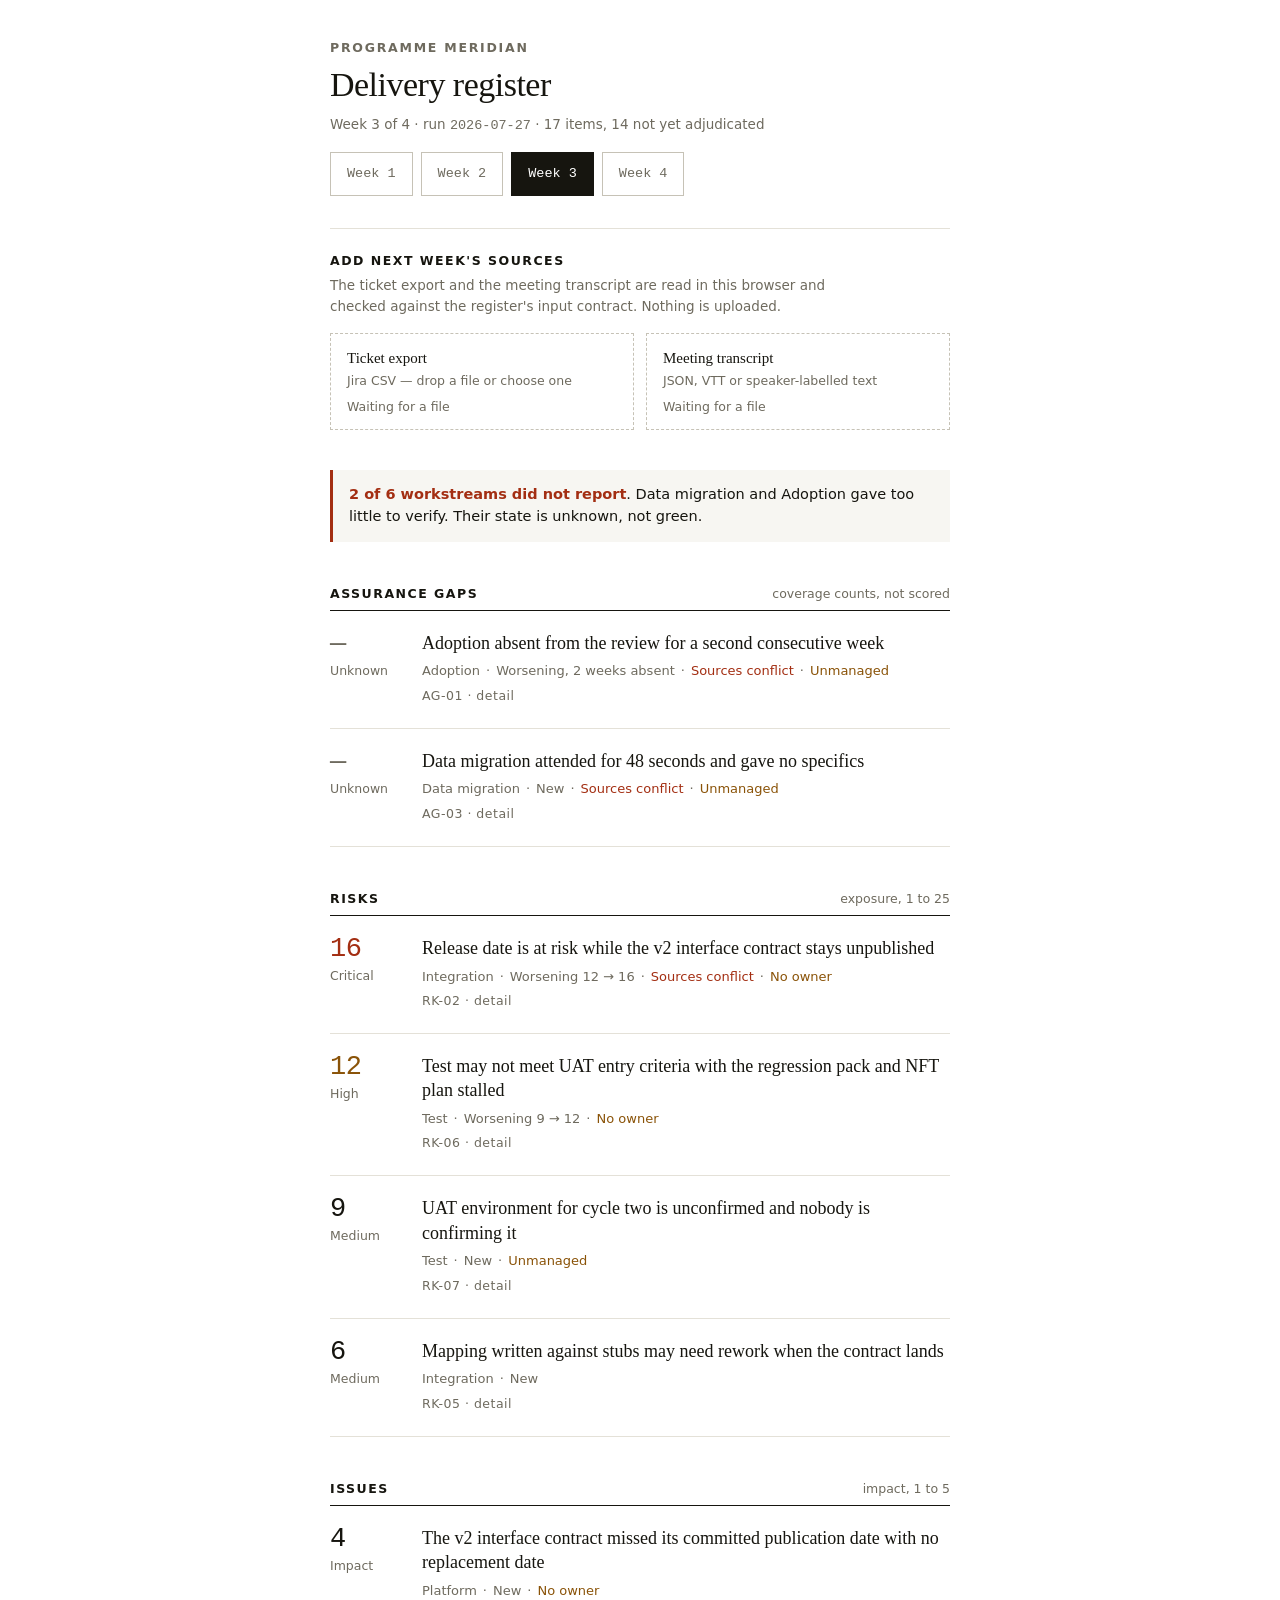
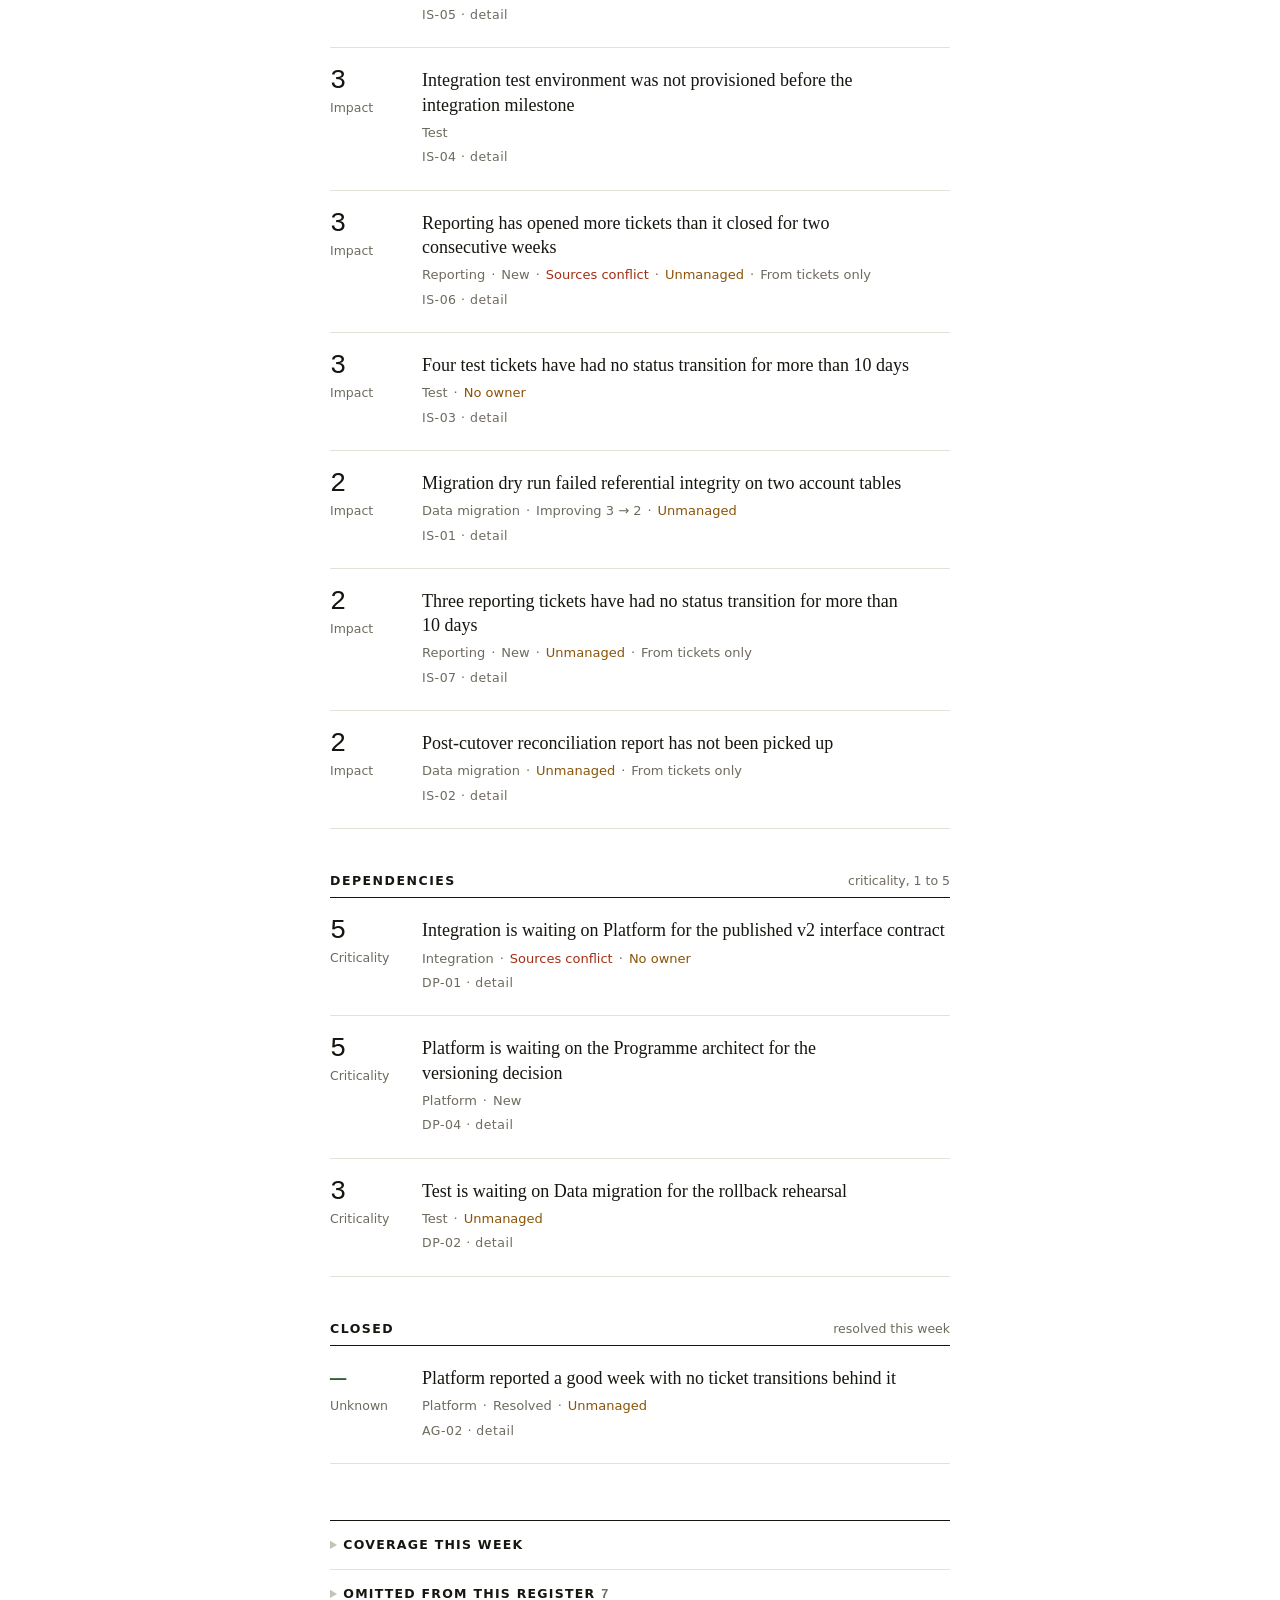
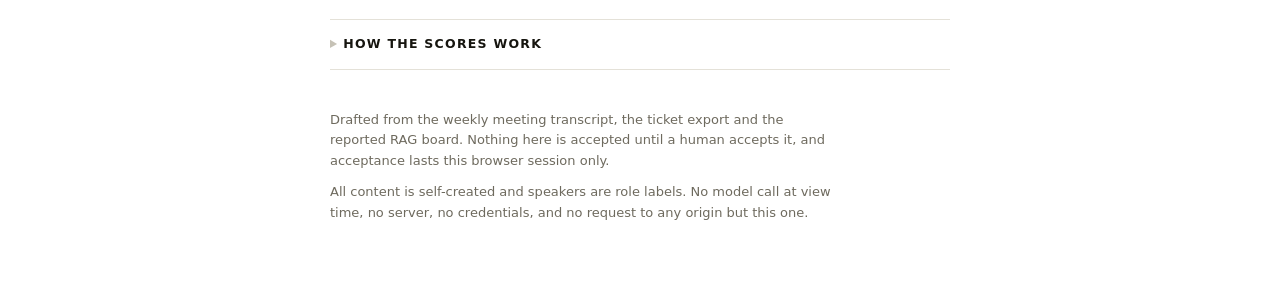
<file: risk-radar.html>
<!doctype html>
<html lang="en-GB">
<head>
<meta charset="utf-8">
<meta name="viewport" content="width=device-width, initial-scale=1">
<title>Risk Radar — delivery register</title>
<!-- Single-file build. Regenerate with python3 tools/build_bundle.py -->
<meta name="description" content="A weekly delivery register drafted from the meeting transcript, the ticket export and the reported RAG board, where every item cites its evidence.">
<meta name="color-scheme" content="light only">
<style>
/* Risk Radar — the register, read at a glance.
   A row is a number, a title and one grey line. Everything else is behind
   that row's disclosure. Colour lands on the number and on the two or three
   meta words that warrant it, and nowhere else. */

:root {
  color-scheme: light only;

  --paper: #FFFFFF;
  --sunk: #F7F6F2;
  --ink: #16150F;
  --ink-2: #6E6A5E;
  --rule: #E4E1D8;
  --rule-firm: #C6C2B6;

  --red: #A32E12;
  --amber: #8A5308;
  --green: #2C6138;

  /* Three roles, held by system stacks: loading a webfont would mean a
     request to another origin, which this page never makes. */
  --font-text: Georgia, "Iowan Old Style", "Times New Roman", serif;
  --font-label: system-ui, -apple-system, "Segoe UI", Roboto, sans-serif;
  --font-num: ui-monospace, SFMono-Regular, "SF Mono", Menlo, Consolas, monospace;

  --measure: 660px;
}

/* The report is a printed page, not a themed surface. A dark viewer gets the
   same light values rather than an inverted register. */
@media (prefers-color-scheme: dark) {
  :root {
    --paper: #FFFFFF;
    --sunk: #F7F6F2;
    --ink: #16150F;
    --ink-2: #6E6A5E;
    --rule: #E4E1D8;
    --rule-firm: #C6C2B6;
    --red: #A32E12;
    --amber: #8A5308;
    --green: #2C6138;
  }
}

*, *::before, *::after { box-sizing: border-box; }

html {
  -webkit-text-size-adjust: 100%;
  background: var(--paper);
}

body {
  margin: 0;
  background: var(--paper);
  color: var(--ink);
  font: 17px/1.6 var(--font-text);
  overflow-wrap: anywhere;
}

h1, h2, h3, h4 { margin: 0; font-weight: 400; }
p { margin: 0; }
dl, dd, dt { margin: 0; }
button { font: inherit; color: inherit; background: none; border: 0; }

.page {
  max-width: var(--measure);
  min-width: 0;
  margin: 0 auto;
  padding: 40px 20px 64px;
}

.u-num { font-family: var(--font-num); font-variant-numeric: tabular-nums; }
.u-sr {
  position: absolute; width: 1px; height: 1px;
  padding: 0; margin: -1px; overflow: hidden;
  clip-path: inset(50%); white-space: nowrap;
}

/* ── header ─────────────────────────────────────────────────────────── */

.head { display: grid; gap: 10px; min-width: 0; }
.head__rail {
  font: 600 12.5px/1.3 var(--font-label);
  letter-spacing: 0.14em;
  text-transform: uppercase;
  color: var(--ink-2);
}
.head__title { font-size: 34px; line-height: 1.1; letter-spacing: -0.015em; }
.head__sub { font: 13.5px/1.5 var(--font-label); color: var(--ink-2); }

.weeks { display: flex; flex-wrap: wrap; gap: 8px; margin-top: 6px; min-width: 0; }
.weeks__btn {
  min-height: 44px;
  padding: 0 16px;
  border: 1px solid var(--rule-firm);
  background: var(--paper);
  color: var(--ink-2);
  font-family: var(--font-num);
  font-variant-numeric: tabular-nums;
  font-size: 13.5px;
  cursor: pointer;
}
.weeks__btn[aria-current="true"] {
  background: var(--ink);
  border-color: var(--ink);
  color: var(--paper);
}

/* ── intake ─────────────────────────────────────────────────────────── */

/* A working surface, so it needs edges the register does not: a drop target
   has to look like one. Still hairlines, still square, still no fill. */
.intake {
  margin-top: 32px;
  padding-top: 24px;
  border-top: 1px solid var(--rule);
  display: grid;
  gap: 16px;
  min-width: 0;
}
.intake__head { display: grid; gap: 6px; min-width: 0; }
.intake__title {
  font: 600 12.5px/1.3 var(--font-label);
  letter-spacing: 0.12em;
  text-transform: uppercase;
}
.intake__lede { font: 13.5px/1.55 var(--font-label); color: var(--ink-2); max-width: 62ch; }

.intake__slots {
  display: grid;
  grid-template-columns: repeat(auto-fit, minmax(230px, 1fr));
  gap: 12px;
  min-width: 0;
}
.drop {
  display: grid;
  gap: 4px;
  align-content: start;
  min-height: 96px;
  padding: 14px 16px;
  border: 1px dashed var(--rule-firm);
  background: var(--paper);
  cursor: pointer;
  min-width: 0;
  max-width: 100%;
}
.drop:focus-within { outline: 2px solid var(--ink); outline-offset: 2px; }
.drop.is-over { border-color: var(--ink); border-style: solid; background: var(--sunk); }
.drop.is-ok { border-style: solid; border-color: var(--green); }
.drop.is-warn { border-style: solid; border-color: var(--amber); }
.drop.is-bad { border-style: solid; border-color: var(--red); }
/* Visible to a keyboard and to assistive tech, invisible to layout: the
   whole label is the target. */
.drop__input {
  position: absolute; width: 1px; height: 1px;
  padding: 0; margin: -1px; overflow: hidden;
  clip-path: inset(50%); white-space: nowrap;
}
.drop__name { font: 15px/1.35 var(--font-text); }
.drop__hint { font: 12.5px/1.4 var(--font-label); color: var(--ink-2); }
.drop__state { font: 12.5px/1.4 var(--font-label); color: var(--ink-2); margin-top: 4px; }
.drop.is-ok .drop__state { color: var(--green); }
.drop.is-warn .drop__state { color: var(--amber); }
.drop.is-bad .drop__state { color: var(--red); }

.intake__out:not(:empty) {
  display: grid;
  gap: 14px;
  padding: 16px;
  background: var(--sunk);
  min-width: 0;
}
.read__head {
  font: 600 12.5px/1.3 var(--font-label);
  letter-spacing: 0.1em;
  text-transform: uppercase;
  color: var(--ink-2);
}
.read__list { display: grid; gap: 5px; min-width: 0; }
.read__line { font: 13.5px/1.5 var(--font-label); min-width: 0; }
.read__line.is-bad { color: var(--red); }
.read__line.is-warn { color: var(--amber); }
.read__line.is-ok { color: var(--green); }
.read__line .u-num { font-size: 13px; }
.read__note { font: 13px/1.55 var(--font-label); color: var(--ink-2); max-width: 62ch; }
.read__actions { display: flex; flex-wrap: wrap; gap: 8px; min-width: 0; }
.btn {
  min-height: 44px;
  padding: 0 16px;
  border: 1px solid var(--ink);
  background: var(--ink);
  color: var(--paper);
  font: 13px/1 var(--font-label);
  cursor: pointer;
}
.btn--quiet { background: var(--paper); color: var(--ink); border-color: var(--rule-firm); }
.btn[disabled] { opacity: 0.45; cursor: default; }

/* ── the alert line ─────────────────────────────────────────────────── */

.alert:not(:empty) {
  margin-top: 24px;
  padding: 14px 16px;
  border-left: 3px solid var(--red);
  background: var(--sunk);
  color: var(--ink);
  font: 14.5px/1.5 var(--font-label);
  min-width: 0;
}
.alert b { font-weight: 600; color: var(--red); }

/* ── sections ───────────────────────────────────────────────────────── */

.section { margin-top: 44px; min-width: 0; }
.section__head {
  display: flex; flex-wrap: wrap; gap: 4px 16px;
  justify-content: space-between; align-items: baseline;
  padding-bottom: 8px;
  border-bottom: 1px solid var(--ink);
  min-width: 0;
}
.section__name {
  font: 600 12.5px/1.3 var(--font-label);
  letter-spacing: 0.12em;
  text-transform: uppercase;
}
.section__scale { font: 12.5px/1.3 var(--font-label); color: var(--ink-2); }
.empty {
  padding: 18px 0;
  border-bottom: 1px solid var(--rule);
  color: var(--ink-2);
  font: 14.5px/1.5 var(--font-label);
}

/* ── a row ──────────────────────────────────────────────────────────── */

.row {
  display: grid;
  grid-template-columns: 76px minmax(0, 1fr);
  column-gap: 16px;
  padding: 20px 0;
  border-bottom: 1px solid var(--rule);
  min-width: 0;
  max-width: 100%;
}
.row.is-rejected { opacity: 0.6; }
.row.is-rejected .row__title { text-decoration: line-through; }

.row__score { min-width: 0; max-width: 100%; }
.row__num {
  display: block;
  font: 500 27px/1 var(--font-num);
  font-variant-numeric: tabular-nums;
  letter-spacing: -0.02em;
}
.row__num.is-critical { color: var(--red); }
.row__num.is-high { color: var(--amber); }
.row__num.is-low, .row__num.is-closed { color: var(--green); }
.row__num.is-unknown { color: var(--ink-2); }
.row__scale {
  display: block;
  margin-top: 5px;
  font: 12.5px/1.25 var(--font-label);
  color: var(--ink-2);
}

.row__body { min-width: 0; max-width: 100%; }
.row__title { font-size: 18px; line-height: 1.35; text-wrap: pretty; }
.row__meta {
  margin-top: 6px;
  font: 13px/1.5 var(--font-label);
  color: var(--ink-2);
}
/* Inherits the meta line's grey: a lighter separator failed AA contrast. */
.row__meta .sep { padding: 0 6px; }
.row__meta .is-conflict { color: var(--red); }
.row__meta .is-unmanaged { color: var(--amber); }

/* ── a row's disclosure ─────────────────────────────────────────────── */

.row__more { margin-top: 0; min-width: 0; max-width: 100%; }
.row__more > summary {
  display: inline-block;
  padding: 7px 0 2px;
  color: var(--ink-2);
  font: 12.5px/1.3 var(--font-label);
  letter-spacing: 0.04em;
  cursor: pointer;
}
.row__more > summary::marker { color: var(--rule-firm); }
.row__more[open] > summary { color: var(--ink); }

.detail {
  display: grid;
  gap: 18px;
  padding: 16px 18px 18px;
  border-left: 2px solid var(--rule);
  min-width: 0;
  max-width: 100%;
}
.detail__head {
  font: 600 12.5px/1.3 var(--font-label);
  letter-spacing: 0.1em;
  text-transform: uppercase;
  color: var(--ink-2);
}
.detail__block { display: grid; gap: 8px; min-width: 0; }

.note-line {
  padding: 12px 14px;
  background: var(--sunk);
  font: 14px/1.55 var(--font-label);
  min-width: 0;
}
.note-line.is-conflict { border-left: 3px solid var(--red); }
.note-line b {
  display: block;
  margin-bottom: 4px;
  font-weight: 600;
  letter-spacing: 0.04em;
}
.note-line.is-conflict b { color: var(--red); }

/* Evidence */
.quote { display: grid; gap: 6px; min-width: 0; }
.quote__text {
  font: 16px/1.55 var(--font-text);
  padding-left: 12px;
  border-left: 2px solid var(--rule-firm);
}
.quote__who { font: 12.5px/1.4 var(--font-label); color: var(--ink-2); }
.quote__ctx { display: grid; gap: 3px; margin-top: 4px; }
.quote__ctx-line { font: 13.5px/1.45 var(--font-text); color: var(--ink-2); }
.quote__ctx-line .who { font-family: var(--font-label); font-size: 12px; }
mark { background: #F3E7C6; color: var(--ink); padding: 0 2px; }

.record { display: grid; gap: 4px; min-width: 0; }
.record__row {
  display: grid;
  grid-template-columns: 148px minmax(0, 1fr);
  gap: 4px 12px;
  font: 13.5px/1.45 var(--font-label);
  min-width: 0;
}
.record__k { color: var(--ink-2); }
.record__v { font-family: var(--font-num); font-size: 13px; min-width: 0; }
.also { font: 13px/1.5 var(--font-label); color: var(--ink-2); }
.also b { font-weight: 600; color: var(--ink); }

/* Assessment */
.dl { display: grid; gap: 8px; min-width: 0; }
.dl dt {
  font: 12.5px/1.3 var(--font-label);
  letter-spacing: 0.04em;
  color: var(--ink-2);
}
.dl dd { font: 14.5px/1.5 var(--font-label); min-width: 0; }
.dl dd .u-num { font-size: 14px; }
.dl__sub {
  display: block;
  margin-top: 3px;
  font-family: var(--font-num);
  font-size: 12.5px;
  color: var(--ink-2);
}

/* Acceptance */
.adj {
  display: flex; flex-wrap: wrap; gap: 8px 12px;
  align-items: center;
  margin: 0; padding: 14px 0 0;
  border: 0; border-top: 1px solid var(--rule);
  min-width: 0;
}
.adj legend { padding: 0; }
.adj__btns { display: flex; gap: 8px; min-width: 0; }
.adj__btn {
  min-height: 44px; min-width: 76px;
  padding: 0 14px;
  border: 1px solid var(--rule-firm);
  font: 13px/1 var(--font-label);
  cursor: pointer;
}
.adj__btn[aria-pressed="true"] { background: var(--ink); border-color: var(--ink); color: var(--paper); }
.adj__state { font: 13px/1.4 var(--font-label); color: var(--ink-2); }
.adj__note { font: 13px/1.5 var(--font-label); color: var(--ink-2); flex: 1 1 100%; min-width: 0; }
.adj__note del { color: var(--ink-2); }
.adj__form { flex: 1 1 100%; min-width: 0; }
.adj__label { display: block; margin-bottom: 6px; font: 12.5px/1.4 var(--font-label); color: var(--ink-2); }
.adj__row { display: flex; flex-wrap: wrap; gap: 8px; min-width: 0; }
.adj__input {
  flex: 1 1 200px; min-width: 0; min-height: 44px;
  padding: 0 12px;
  border: 1px solid var(--ink);
  background: var(--paper);
  color: var(--ink);
  font: 14px/1 var(--font-label);
}
.adj__input::placeholder { color: var(--ink-2); }

/* ── the three closing disclosures ──────────────────────────────────── */

.notes { margin-top: 56px; border-top: 1px solid var(--ink); min-width: 0; }
.note { border-bottom: 1px solid var(--rule); min-width: 0; }
.note > summary {
  padding: 16px 0;
  font: 600 12.5px/1.3 var(--font-label);
  letter-spacing: 0.1em;
  text-transform: uppercase;
  cursor: pointer;
}
.note > summary::marker { color: var(--rule-firm); }
.note__count { font-family: var(--font-num); color: var(--ink-2); }
.note__body { display: grid; gap: 14px; padding: 4px 0 22px; min-width: 0; max-width: 100%; }
.note__lede { font: 14.5px/1.6 var(--font-label); color: var(--ink-2); max-width: 62ch; }

.cov { display: grid; gap: 2px; min-width: 0; }
.cov__row {
  display: grid;
  grid-template-columns: minmax(0, 1fr) 76px 62px 58px;
  gap: 4px 10px;
  padding: 7px 0;
  border-bottom: 1px solid var(--rule);
  font: 13.5px/1.4 var(--font-label);
  min-width: 0;
}
.cov__row.is-head { color: var(--ink-2); font-size: 12.5px; border-bottom-color: var(--rule-firm); }
.cov__row .u-num { font-size: 13px; }
.cov__row .is-under { color: var(--red); }

.omit { padding: 12px 0; border-bottom: 1px solid var(--rule); display: grid; gap: 3px; min-width: 0; }
.omit__ref { font: 12.5px/1.3 var(--font-num); letter-spacing: 0.06em; color: var(--ink-2); }
.omit__subject { font: 14.5px/1.45 var(--font-label); }
.omit__reason { font: 13.5px/1.55 var(--font-label); color: var(--ink-2); max-width: 62ch; }

/* ── footer ─────────────────────────────────────────────────────────── */

.foot { margin-top: 40px; display: grid; gap: 10px; min-width: 0; }
.foot p { font: 13px/1.6 var(--font-label); color: var(--ink-2); max-width: 62ch; }

/* ── phone ──────────────────────────────────────────────────────────── */

@media (max-width: 480px) {
  .page { padding: 28px 16px 48px; }
  .head__title { font-size: 28px; }
  .row { grid-template-columns: 60px minmax(0, 1fr); column-gap: 12px; }
  .row__num { font-size: 24px; }
  .row__title { font-size: 17px; }
  .detail { padding: 14px 0 16px 14px; }
  .record__row { grid-template-columns: minmax(0, 1fr); gap: 2px; }
  .cov__row { grid-template-columns: minmax(0, 1fr) 58px 46px; }
  .cov__row > :nth-child(4) { display: none; }
  .weeks__btn { flex: 1 1 0; min-width: 0; padding: 0 8px; text-align: center; }
  /* Three buttons share the detail's width at 320px. Give each a floor wide
     enough for its word and let the row wrap rather than break "Accept". */
  .adj__btns { width: 100%; flex-wrap: wrap; }
  .adj__btn { flex: 1 1 84px; min-width: 84px; white-space: nowrap; padding: 0 8px; }
}

@media (prefers-reduced-motion: reduce) {
  *, *::before, *::after { animation: none !important; transition: none !important; }
}

@media print {
  .weeks, .adj__btns { display: none; }
  .row { break-inside: avoid; }
}

</style>
<link rel="icon" href="data:image/svg+xml,<svg xmlns='http://www.w3.org/2000/svg' viewBox='0 0 16 16'><rect width='16' height='16' fill='%23FFFFFF'/><rect x='2' y='2' width='2' height='12' fill='%23A32E12'/><rect x='6' y='4' width='8' height='1.5' fill='%2316150F'/><rect x='6' y='8' width='6' height='1.5' fill='%23B4AFA2'/><rect x='6' y='11' width='7' height='1.5' fill='%23B4AFA2'/></svg>">
</head>
<body>
<main class="page">

  <header class="head">
    <p class="head__rail">Programme Meridian</p>
    <h1 class="head__title">Delivery register</h1>
    <p class="head__sub" id="head-sub"></p>
    <nav class="weeks" id="weekbar" aria-label="Week"></nav>
  </header>

  <!-- Sources are read in the browser. Everything the checks below do is
       arithmetic over the two files; nothing is uploaded and no model is
       called, because neither is available at view time. -->
  <section class="intake" aria-labelledby="intake-h">
    <div class="intake__head">
      <h2 class="intake__title" id="intake-h">Add next week's sources</h2>
      <p class="intake__lede">The ticket export and the meeting transcript are read in this browser and checked against the register's input contract. Nothing is uploaded.</p>
    </div>

    <div class="intake__slots">
      <label class="drop" data-kind="tickets">
        <input type="file" class="drop__input" id="in-tickets" accept=".csv,text/csv">
        <span class="drop__name">Ticket export</span>
        <span class="drop__hint">Jira CSV — drop a file or choose one</span>
        <span class="drop__state" id="state-tickets">Waiting for a file</span>
      </label>

      <label class="drop" data-kind="transcript">
        <input type="file" class="drop__input" id="in-transcript" accept=".json,.vtt,.txt,application/json,text/plain">
        <span class="drop__name">Meeting transcript</span>
        <span class="drop__hint">JSON, VTT or speaker-labelled text</span>
        <span class="drop__state" id="state-transcript">Waiting for a file</span>
      </label>
    </div>

    <div class="intake__out" id="intake-out"></div>

    <noscript>
      <p class="intake__lede">Reading and checking the files happens in this browser, so that part needs JavaScript. The register below does not.</p>
    </noscript>
  </section>

  <!-- One line, shown only when a workstream fell under the airtime floor or
       recorded no ticket movement. It is the first thing a delivery manager
       needs, so it is not buried in a section. -->
  <div class="alert" id="alert"></div>

  <div id="register"></div>

  <noscript>
    <p class="empty">The register above is the committed run output, painted at
    build time. Without JavaScript the four week files under
    <span class="u-num">runs/</span> are still readable directly, and they are
    the complete record.</p>
  </noscript>

  <section class="notes" aria-label="Working notes">
    <details class="note">
      <summary>Coverage this week</summary>
      <div class="note__body" id="coverage-detail"></div>
    </details>

    <details class="note">
      <summary>Omitted from this register <span class="note__count" id="omissions-count"></span></summary>
      <div class="note__body">
        <p class="note__lede">Findings that could not be traced to a source this week. They are named here with a reason rather than carried forward on last week's quote.</p>
        <div id="omissions-list"></div>
      </div>
    </details>

    <details class="note">
      <summary>How the scores work</summary>
      <div class="note__body">
        <p class="note__lede">Every finding is typed before it is scored, because type decides the scale. An issue has already happened, so it carries impact alone and never a likelihood.</p>
        <dl class="dl">
          <dt>Exposure</dt>
          <dd>Risks only. Impact multiplied by likelihood, 1 to 25. Bands: 15–25 critical, 10–14 high, 5–9 medium, 1–4 low.</dd>
          <dt>Impact</dt>
          <dd>Issues, 1 to 5. 1 is absorbed inside the workstream; 5 breaks a commitment made outside the programme.</dd>
          <dt>Criticality</dt>
          <dd>Dependencies, 1 to 5. 1 is desirable; 5 means the release depends on it and there is no alternative path.</dd>
          <dt>Coverage</dt>
          <dd>Assurance gaps carry counts, not a score. A workstream nobody can see is not scored as though it were understood.</dd>
          <dt>Attention</dt>
          <dd>Every type, 0 to 5. Proximity 0.35, blast radius 0.25, control status 0.25, evidence confidence 0.15. It orders items inside a band and never changes the band.</dd>
        </dl>
        <p class="note__lede">The model scores each factor against a written anchor and emits nothing else. Every total, band, ordering and movement state is computed in code by <span class="u-num">score.py</span>, so the same week ranks the same way every time.</p>
      </div>
    </details>
  </section>

  <footer class="foot">
    <p>Drafted from the weekly meeting transcript, the ticket export and the reported RAG board. Nothing here is accepted until a human accepts it, and acceptance lasts this browser session only.</p>
    <p>All content is self-created and speakers are role labels. No model call at view time, no server, no credentials, and no request to any origin but this one.</p>
  </footer>

</main>
<!-- Over http the report reads runs/week-N-register.json for the week being
     viewed, one week at a time. From file:// it loads data.bundle.js, which
     carries the same data inlined. app.js decides which; neither reaches
     another origin. -->
<script>window.RISK_RADAR = {"registers":{"1":{"week":1,"date":"2026-07-13","programme":"Programme Meridian","pass":"2-score","generated_by":"two-pass run: prompts/1-extract-classify.md then prompts/2-score.md, over data/transcripts/week-1.json, data/tickets.csv and data/board.json. Totals, ordering and movement written by score.py.","prior_register":null,"notes":["No prior register exists, so every item is new. Movement should not be read as calm.","All six workstreams cleared the coverage floor this week: no assurance gap was raised."],"coverage":{"meeting_duration_seconds":2700,"airtime_seconds":{"platform":520,"integration":480,"data-migration":430,"reporting":400,"test":390,"adoption":360},"airtime_total_seconds":2580,"transitions":{"platform":2,"integration":2,"data-migration":2,"reporting":2,"test":2,"adoption":3},"transitions_total":13,"opened":{"platform":0,"integration":1,"data-migration":1,"reporting":1,"test":2,"adoption":1},"closed":{"platform":2,"integration":1,"data-migration":1,"reporting":2,"test":1,"adoption":0},"workstreams_reporting":6,"workstreams_total":6,"unverified_count":4,"board":{"platform":"green","integration":"green","data-migration":"amber","reporting":"green","test":"green","adoption":"green"}},"items":[{"id":"RK-03","lineage":"rollback-rehearsal","type":"risk","title":"Cutover may proceed without a rehearsed rollback","statement":"The rollback rehearsal for the cutover window has not been scheduled, has no owner and has no date, and the migration would go ahead with no proven way back.","workstream":"data-migration","owner":{"role":"Data migration lead","stated":true,"basis":"raised it and holds the ticket"},"sources":[{"type":"ticket","ticket_id":"DAT-304","field":"status","value":"Open","observation":"Rollback rehearsal for the cutover window is open, due 2026-08-21, and has had no transition since 2026-07-13."},{"type":"transcript","week":1,"line":8,"timestamp":"00:10:14","speaker":"Data migration lead","quote":"The rollback rehearsal has not happened. It is on the plan, nobody is against it, but I have not put a name against it yet."},{"type":"transcript","week":1,"line":9,"timestamp":"00:11:40","speaker":"Programme architect","quote":"The rehearsal has to land before the cutover window opens or we are migrating without a way back."}],"impact":4,"likelihood":3,"proximity":3,"control":{"stated":true,"text":"On the plan, and nobody is against it.","owner":null,"date":null,"score":4,"anchor":"Mitigation mentioned but unowned, or an action stated with no substance."},"attention_factors":{"proximity":3,"blast_radius":3,"control_status":4,"evidence_confidence":2,"anchors":{"proximity":"Within 6 weeks. The cutover window is anchored to DAT-304's due date of 2026-08-21, 39 days out.","blast_radius":"One other workstream is affected. TST-504 in test is blocked behind DAT-304.","control_status":"Mitigation mentioned but unowned, or an action stated with no substance.","evidence_confidence":"Two or more source types cover this and they agree."}},"hedge":{"present":false},"contradiction":{"present":false},"acceptance":{"state":"accepted","by":"Delivery manager","at":"2026-07-13","note":null},"computed":{"attention":3.1,"attention_terms":[{"factor":"proximity","score":3,"weight":0.35,"product":1.05},{"factor":"blast_radius","score":3,"weight":0.25,"product":0.75},{"factor":"control_status","score":4,"weight":0.25,"product":1.0},{"factor":"evidence_confidence","score":2,"weight":0.15,"product":0.3}],"exposure":12,"band":"high","rank":1,"group_rank":1},"movement":{"measure":"exposure","from":null,"to":12,"note":"no prior register exists","state":"new"}},{"id":"RK-02","lineage":"contract-release-risk","type":"risk","title":"Integration cannot finalise field mapping until the v2 interface contract is published","statement":"Integration's field mapping is contingent on a contract platform has committed to publish on 24 July; if that date moves, integration has no alternative path and the release date is exposed.","workstream":"integration","owner":{"role":"Platform lead","stated":true,"basis":"stated ownership of the contract on the call"},"sources":[{"type":"ticket","ticket_id":"PLT-208","field":"due_date","value":"2026-07-24","observation":"Publish v2 interface contract is in progress and due on the date the platform lead committed to."},{"type":"transcript","week":1,"line":5,"timestamp":"00:05:02","speaker":"Integration lead","quote":"Slowed. We are working against stubs. If the twenty-fourth moves we stop, because there is nothing else on that path."},{"type":"board","workstream":"integration","status":"green","date":"2026-07-13","observation":"Reported green, consistent with the spoken position that work is slowed rather than stopped."}],"impact":4,"likelihood":2,"proximity":5,"control":{"stated":true,"text":"It will not move. I own it and the review comments are minor.","owner":"Platform lead","date":"2026-07-24","score":0,"anchor":"Mitigation stated, owned, with a date."},"attention_factors":{"proximity":5,"blast_radius":5,"control_status":0,"evidence_confidence":2,"anchors":{"proximity":"Within 2 weeks. The committed publication date is 11 days out.","blast_radius":"Programme-wide, or affects a party outside the programme. Two workstreams sit downstream of the contract and the programme architect named it as the highest-value item on the programme.","control_status":"Mitigation stated, owned, with a date.","evidence_confidence":"Two or more source types cover this and they agree."}},"hedge":{"present":false},"contradiction":{"present":false},"acceptance":{"state":"accepted","by":"Delivery manager","at":"2026-07-13","note":null},"computed":{"attention":3.3,"attention_terms":[{"factor":"proximity","score":5,"weight":0.35,"product":1.75},{"factor":"blast_radius","score":5,"weight":0.25,"product":1.25},{"factor":"control_status","score":0,"weight":0.25,"product":0.0},{"factor":"evidence_confidence","score":2,"weight":0.15,"product":0.3}],"exposure":8,"band":"medium","rank":2,"group_rank":2},"movement":{"measure":"exposure","from":null,"to":8,"note":"no prior register exists","state":"new"}},{"id":"RK-01","lineage":"env-provisioning","type":"risk","title":"Integration test environment may not be provisioned before the integration milestone","statement":"The provisioning request for the integration test environment has been raised and not actioned; if it is not delivered by the end of the month the integration milestone moves and two workstreams replan around it.","workstream":"test","owner":{"role":"Test lead","stated":true,"basis":"raised it and is the ticket assignee"},"sources":[{"type":"ticket","ticket_id":"TST-506","field":"status","value":"Open","observation":"Environment provisioning for integration test was raised on 2026-07-13 with a due date of 2026-07-24 and has had no transition since."},{"type":"transcript","week":1,"line":12,"timestamp":"00:16:05","speaker":"Test lead","quote":"I think we will get it. Probably by the end of the month, all being well."},{"type":"transcript","week":1,"line":14,"timestamp":"00:17:48","speaker":"Test lead","quote":"Then the integration milestone moves, and integration and data migration both have to replan around it."}],"impact":3,"likelihood":3,"proximity":4,"control":{"stated":true,"text":"The request went in.","owner":"Test lead","date":null,"score":2,"anchor":"Mitigation stated and owned, no date. TST-506 carries a due date but no committed delivery date was given for the environment itself."},"attention_factors":{"proximity":4,"blast_radius":3,"control_status":2,"evidence_confidence":2,"anchors":{"proximity":"Within 4 weeks. The stated horizon is the end of the month, 18 days out.","blast_radius":"One other workstream is affected. Integration and data migration were both named as having to replan.","control_status":"Mitigation stated and owned, no date.","evidence_confidence":"Two or more source types cover this and they agree."}},"hedge":{"present":true,"terms":["i think","probably","all being well"],"quote":"I think we will get it. Probably by the end of the month, all being well.","cap_applied":true},"contradiction":{"present":false},"acceptance":{"state":"unaccepted"},"computed":{"attention":2.95,"attention_terms":[{"factor":"proximity","score":4,"weight":0.35,"product":1.4},{"factor":"blast_radius","score":3,"weight":0.25,"product":0.75},{"factor":"control_status","score":2,"weight":0.25,"product":0.5},{"factor":"evidence_confidence","score":2,"weight":0.15,"product":0.3}],"exposure":9,"band":"medium","rank":3,"group_rank":3},"movement":{"measure":"exposure","from":null,"to":9,"note":"no prior register exists","state":"new"}},{"id":"RK-04","lineage":"adoption-readiness","type":"risk","title":"Adoption go-live pack has not started and carries no date","statement":"The go-live pack has not been started, its owner has given no date, and its start is stated to depend on a training needs analysis that has itself not moved since the end of June.","workstream":"adoption","owner":{"role":"Adoption lead","stated":true,"basis":"claimed ownership on the call"},"sources":[{"type":"transcript","week":1,"line":17,"timestamp":"00:23:15","speaker":"Adoption lead","quote":"The user guide is drafting. The go-live pack has not started and I do not have a date for it."},{"type":"transcript","week":1,"line":19,"timestamp":"00:25:02","speaker":"Adoption lead","quote":"Me. No date yet. Realistically it depends on when training needs analysis closes."}],"impact":3,"likelihood":3,"proximity":0,"control":{"stated":true,"text":"Owned by the adoption lead.","owner":"Adoption lead","date":null,"score":2,"anchor":"Mitigation stated and owned, no date."},"attention_factors":{"proximity":0,"blast_radius":0,"control_status":2,"evidence_confidence":5,"anchors":{"proximity":"Beyond 6 months, or no timeframe stated. No timeframe was stated and no ticket for the go-live pack exists in the export this week, so this scores 0 and is recorded in gaps.","blast_radius":"Contained within one workstream.","control_status":"Mitigation stated and owned, no date.","evidence_confidence":"A single source, uncorroborated. The transcript is the only source type covering this."}},"hedge":{"present":true,"terms":["realistically"],"quote":"Me. No date yet. Realistically it depends on when training needs analysis closes.","cap_applied":true},"contradiction":{"present":false},"acceptance":{"state":"unaccepted"},"computed":{"attention":1.25,"attention_terms":[{"factor":"proximity","score":0,"weight":0.35,"product":0.0},{"factor":"blast_radius","score":0,"weight":0.25,"product":0.0},{"factor":"control_status","score":2,"weight":0.25,"product":0.5},{"factor":"evidence_confidence","score":5,"weight":0.15,"product":0.75}],"exposure":9,"band":"medium","rank":4,"group_rank":4},"movement":{"measure":"exposure","from":null,"to":9,"note":"no prior register exists","state":"new"}},{"id":"IS-01","lineage":"migration-integrity","type":"issue","title":"First migration dry run failed referential integrity on two account tables","statement":"The first dry run has already failed referential integrity on two of the account tables, and dry run two cannot be evaluated until the fixes land.","workstream":"data-migration","owner":{"role":"Data migration lead","stated":true,"basis":"raised it"},"sources":[{"type":"ticket","ticket_id":"DAT-303","field":"status","value":"In progress","observation":"Referential integrity fixes on the account tables are in progress, due 2026-08-14."},{"type":"transcript","week":1,"line":7,"timestamp":"00:08:05","speaker":"Data migration lead","quote":"First dry run is done. It failed referential integrity on two of the account tables, and we are working the fixes now."}],"impact":3,"control":{"stated":true,"text":"Fixes are being worked now.","owner":"Data engineer","date":null,"score":2,"anchor":"Mitigation stated and owned, no date."},"attention_factors":{"proximity":4,"blast_radius":0,"control_status":2,"evidence_confidence":2,"anchors":{"proximity":"Within 4 weeks. Dry run two, DAT-305, is due 2026-08-07, 25 days out.","blast_radius":"Contained within one workstream.","control_status":"Mitigation stated and owned, no date.","evidence_confidence":"Two or more source types cover this and they agree."}},"hedge":{"present":false},"contradiction":{"present":false},"acceptance":{"state":"accepted","by":"Delivery manager","at":"2026-07-13","note":null},"computed":{"attention":2.2,"attention_terms":[{"factor":"proximity","score":4,"weight":0.35,"product":1.4},{"factor":"blast_radius","score":0,"weight":0.25,"product":0.0},{"factor":"control_status","score":2,"weight":0.25,"product":0.5},{"factor":"evidence_confidence","score":2,"weight":0.15,"product":0.3}],"rank":5,"group_rank":1},"movement":{"measure":"impact","from":null,"to":3,"note":"no prior register exists","state":"new"}},{"id":"IS-02","lineage":"reconciliation-unassigned","type":"issue","title":"Post-cutover reconciliation report has not been picked up","statement":"The reconciliation report used to verify the migration after cutover has been open since 3 July with no transition and nobody working it.","workstream":"data-migration","owner":{"role":null,"stated":false},"sources":[{"type":"ticket","ticket_id":"DAT-306","field":"status_changed_date","value":"2026-07-03","observation":"Open, unchanged for 10 days, due 2026-08-28. No transition since it was raised."},{"type":"transcript","week":1,"line":24,"timestamp":"00:34:15","speaker":"Data migration lead","quote":"The reconciliation report has not been picked up. It is open and nobody has touched it."}],"impact":2,"control":{"stated":false,"text":null,"owner":null,"date":null,"score":5,"anchor":"Nothing stated and no owner."},"attention_factors":{"proximity":2,"blast_radius":0,"control_status":5,"evidence_confidence":2,"anchors":{"proximity":"Within 3 months. The ticket is due 2026-08-28, 46 days out.","blast_radius":"Contained within one workstream.","control_status":"Nothing stated and no owner.","evidence_confidence":"Two or more source types cover this and they agree."}},"hedge":{"present":false},"contradiction":{"present":false},"acceptance":{"state":"unaccepted"},"computed":{"attention":2.25,"attention_terms":[{"factor":"proximity","score":2,"weight":0.35,"product":0.7},{"factor":"blast_radius","score":0,"weight":0.25,"product":0.0},{"factor":"control_status","score":5,"weight":0.25,"product":1.25},{"factor":"evidence_confidence","score":2,"weight":0.15,"product":0.3}],"rank":6,"group_rank":2},"movement":{"measure":"impact","from":null,"to":2,"note":"no prior register exists","state":"new"}},{"id":"DP-01","lineage":"integration-waits-platform","type":"dependency","title":"Integration is waiting on Platform for the published v2 interface contract","statement":"Integration cannot complete field mapping without the v2 interface contract from platform; INT-114 carries blocked_by PLT-208 and has had no transition since 6 July, while the spoken position is that work is only slowed.","workstream":"integration","waiting_workstream":"integration","counterparty":"platform","week_started":1,"blocking":true,"owner":{"role":"Platform lead","stated":true,"basis":"owns the counterparty ticket"},"sources":[{"type":"ticket","ticket_id":"INT-114","field":"blocked_by","value":"PLT-208","observation":"Field mapping against the v2 interface contract is in status Blocked against the platform contract ticket, and has had no transition since 2026-07-06."},{"type":"transcript","week":1,"line":5,"timestamp":"00:05:02","speaker":"Integration lead","quote":"Slowed. We are working against stubs. If the twenty-fourth moves we stop, because there is nothing else on that path."},{"type":"board","workstream":"integration","status":"green","date":"2026-07-13","observation":"Reported green."}],"criticality":5,"control":{"stated":true,"text":"Contract publication owned by the platform lead against 24 July.","owner":"Platform lead","date":"2026-07-24","score":0,"anchor":"Mitigation stated, owned, with a date."},"attention_factors":{"proximity":5,"blast_radius":5,"control_status":0,"evidence_confidence":1,"anchors":{"proximity":"Within 2 weeks. The counterparty commitment is 2026-07-24, 11 days out.","blast_radius":"Programme-wide, or affects a party outside the programme.","control_status":"Mitigation stated, owned, with a date.","evidence_confidence":"Two or more source types cover this and they disagree."}},"hedge":{"present":false},"contradiction":{"present":true,"statement":"The export has INT-114 in status Blocked against PLT-208 with no transition since 6 July. The integration lead described the workstream as slowed rather than stopped. The board reports integration green. The ticket state is the harder record and it says work is stopped on that path.","source_types":["ticket","transcript","board"],"precedence":"ticket","routed_to":"Delivery manager, as owner of the reported board"},"acceptance":{"state":"unaccepted"},"computed":{"attention":3.15,"attention_terms":[{"factor":"proximity","score":5,"weight":0.35,"product":1.75},{"factor":"blast_radius","score":5,"weight":0.25,"product":1.25},{"factor":"control_status","score":0,"weight":0.25,"product":0.0},{"factor":"evidence_confidence","score":1,"weight":0.15,"product":0.15}],"rank":7,"group_rank":1},"movement":{"measure":"criticality","from":null,"to":5,"note":"no prior register exists","state":"new"}},{"id":"DP-02","lineage":"test-waits-migration","type":"dependency","title":"Test is waiting on Data migration for the rollback rehearsal","statement":"The end-to-end scenario that uses migrated data cannot run until the rollback rehearsal is done; TST-504 carries blocked_by DAT-304 and the rehearsal has no owner.","workstream":"test","waiting_workstream":"test","counterparty":"data-migration","week_started":1,"blocking":true,"owner":{"role":"Data migration lead","stated":true,"basis":"holds the counterparty ticket"},"sources":[{"type":"ticket","ticket_id":"TST-504","field":"blocked_by","value":"DAT-304","observation":"End-to-end scenario using migrated data is in status Blocked against the rollback rehearsal ticket, unchanged since 2026-07-07."},{"type":"transcript","week":1,"line":20,"timestamp":"00:27:18","speaker":"Test lead","quote":"One more from us. The end-to-end scenario that uses migrated data is blocked on the rollback rehearsal ticket, so it is sitting still."}],"criticality":3,"control":{"stated":true,"text":"Rehearsal is on the plan.","owner":null,"date":null,"score":4,"anchor":"Mitigation mentioned but unowned, or an action stated with no substance."},"attention_factors":{"proximity":3,"blast_radius":3,"control_status":4,"evidence_confidence":2,"anchors":{"proximity":"Within 6 weeks. DAT-304 is due 2026-08-21, 39 days out.","blast_radius":"One other workstream is affected.","control_status":"Mitigation mentioned but unowned, or an action stated with no substance.","evidence_confidence":"Two or more source types cover this and they agree."}},"hedge":{"present":false},"contradiction":{"present":false},"acceptance":{"state":"unaccepted"},"computed":{"attention":3.1,"attention_terms":[{"factor":"proximity","score":3,"weight":0.35,"product":1.05},{"factor":"blast_radius","score":3,"weight":0.25,"product":0.75},{"factor":"control_status","score":4,"weight":0.25,"product":1.0},{"factor":"evidence_confidence","score":2,"weight":0.15,"product":0.3}],"rank":8,"group_rank":2},"movement":{"measure":"criticality","from":null,"to":3,"note":"no prior register exists","state":"new"}}],"gaps":[{"ref":"RK-04","subject":"adoption go-live pack, timeframe","reason":"No timeframe was stated and no ticket for the go-live pack exists in the export this week. Proximity scored 0 rather than guessed."},{"ref":"reporting-intake","subject":"finance requests arriving into reporting","reason":"Mentioned on the call but not raised by the workstream, and the export shows 1 opened against 2 closed this week. No detection fires. Not raised, watched."},{"ref":"stale-test","subject":"TST-503, non-functional test plan, 11 days without a transition","reason":"Staleness detection fires on one ticket in test. Below the three-ticket threshold for raising an item at this data volume. Recorded, not raised."},{"ref":"stale-adoption","subject":"ADO-602, training needs analysis, 11 days without a transition","reason":"Staleness detection fires on one ticket in adoption. Below the three-ticket threshold for raising an item. Recorded, not raised."}]},"2":{"week":2,"date":"2026-07-20","programme":"Programme Meridian","pass":"2-score","generated_by":"two-pass run: prompts/1-extract-classify.md then prompts/2-score.md, over data/transcripts/week-2.json, data/tickets.csv and data/board.json, with week 1's accepted register as prior. Totals, ordering and movement written by score.py.","prior_register":"runs/week-1-register.json","notes":["Adoption did not attend and sent nothing in writing. Its week 1 risk is held out rather than carried forward on week 1's quote, and the workstream is raised as an assurance gap instead.","Platform spoke for 9 minutes 20 seconds about progress and has zero ticket transitions in the same window."],"coverage":{"meeting_duration_seconds":2700,"airtime_seconds":{"platform":560,"integration":520,"data-migration":470,"reporting":450,"test":420,"adoption":0},"airtime_total_seconds":2420,"transitions":{"platform":0,"integration":2,"data-migration":3,"reporting":7,"test":1,"adoption":1},"transitions_total":14,"opened":{"platform":1,"integration":1,"data-migration":1,"reporting":7,"test":1,"adoption":1},"closed":{"platform":0,"integration":1,"data-migration":1,"reporting":2,"test":0,"adoption":0},"workstreams_reporting":4,"workstreams_total":6,"unverified_count":4,"board":{"platform":"green","integration":"green","data-migration":"amber","reporting":"green","test":"amber","adoption":"green"}},"items":[{"id":"AG-02","lineage":"platform-no-transitions","type":"assurance-gap","title":"Platform reported a good week with no ticket transitions behind it","statement":"Platform spoke for over nine minutes describing progress on four areas and recorded zero ticket transitions in the same week; the claim cannot be verified from any other source.","workstream":"platform","owner":{"role":"Platform lead","stated":true,"basis":"made the claim"},"coverage":{"airtime_seconds":560,"transitions":0,"carried_unverifiable":0,"downstream_unconfirmed":1},"sources":[{"type":"metadata","measure":"ticket transitions, platform, 2026-07-14 to 2026-07-20","value":"0","observation":"No platform ticket changed status in the week the progress was described. Detection runs over the export alone and required nobody to raise it."},{"type":"transcript","week":2,"line":2,"timestamp":"00:01:30","speaker":"Platform lead","quote":"Platform has had a good week. Contract review is closed out, ingress work is moving, the certificate runbook is under way."},{"type":"board","workstream":"platform","status":"green","date":"2026-07-20","observation":"Reported green on the strength of the spoken update."}],"control":{"stated":false,"text":null,"owner":null,"date":null,"score":5,"anchor":"Nothing stated and no owner."},"attention_factors":{"proximity":5,"blast_radius":3,"control_status":5,"evidence_confidence":1,"anchors":{"proximity":"Within 2 weeks. The unverified state is current, and the contract commitment it bears on falls on 2026-07-24.","blast_radius":"One other workstream is affected. Integration's critical path runs through PLT-208.","control_status":"Nothing stated and no owner.","evidence_confidence":"Two or more source types cover this and they disagree."}},"hedge":{"present":false},"contradiction":{"present":true,"statement":"The platform lead described progress across four areas. The export records no platform status transition in the same week. The board reports green. The export is the harder record and it shows nothing moved.","source_types":["ticket","transcript","board"],"precedence":"ticket","routed_to":"Platform lead, with the delivery manager as owner of the reported board"},"acceptance":{"state":"unaccepted"},"computed":{"attention":3.9,"attention_terms":[{"factor":"proximity","score":5,"weight":0.35,"product":1.75},{"factor":"blast_radius","score":3,"weight":0.25,"product":0.75},{"factor":"control_status","score":5,"weight":0.25,"product":1.25},{"factor":"evidence_confidence","score":1,"weight":0.15,"product":0.15}],"rank":1,"group_rank":1},"movement":{"measure":"unverifiable","from":null,"to":1,"note":null,"state":"new"}},{"id":"AG-01","lineage":"adoption-absent","type":"assurance-gap","title":"Adoption absent from the review with no written update","statement":"Adoption did not attend, sent nothing in writing, and nobody in the room had spoken to them; the workstream's state cannot be verified from any source, and last week's risk is held out rather than carried forward.","workstream":"adoption","owner":{"role":"Delivery manager","stated":true,"basis":"raised the absence"},"coverage":{"airtime_seconds":0,"transitions":1,"carried_unverifiable":1,"downstream_unconfirmed":0,"weeks_absent":1},"sources":[{"type":"metadata","measure":"airtime seconds, adoption, week 2","value":"0","observation":"No airtime recorded. One ticket transition in the week, ADO-605 to Open, which evidences activity but not state."},{"type":"transcript","week":2,"line":23,"timestamp":"00:31:20","speaker":"Delivery manager","quote":"Then we do not know where adoption is, and I am not going to carry last week's line forward as if we did."},{"type":"board","workstream":"adoption","status":"green","date":"2026-07-20","observation":"Reported green in a week where nobody could verify the workstream's state."}],"control":{"stated":false,"text":null,"owner":null,"date":null,"score":5,"anchor":"Nothing stated and no owner. The absence was noted, which is not a mitigation."},"attention_factors":{"proximity":5,"blast_radius":0,"control_status":5,"evidence_confidence":1,"anchors":{"proximity":"Within 2 weeks. The unknown is current.","blast_radius":"Contained within one workstream on the evidence available.","control_status":"Nothing stated and no owner.","evidence_confidence":"Two or more source types cover this and they disagree."}},"hedge":{"present":false},"contradiction":{"present":true,"statement":"The board reports adoption green. The meeting record states nobody knows where adoption is. A workstream that has not reported has not reported green.","source_types":["transcript","board"],"precedence":"transcript","routed_to":"Delivery manager, as owner of the reported board"},"acceptance":{"state":"unaccepted"},"computed":{"attention":3.15,"attention_terms":[{"factor":"proximity","score":5,"weight":0.35,"product":1.75},{"factor":"blast_radius","score":0,"weight":0.25,"product":0.0},{"factor":"control_status","score":5,"weight":0.25,"product":1.25},{"factor":"evidence_confidence","score":1,"weight":0.15,"product":0.15}],"rank":2,"group_rank":2},"movement":{"measure":"unverifiable","from":null,"to":1,"note":null,"state":"new"}},{"id":"RK-02","lineage":"contract-release-risk","type":"risk","title":"Integration cannot finalise field mapping until the v2 interface contract is published","statement":"Two integration tickets are now formally blocked against the contract ticket, four days before the committed publication date; if the date moves there is no alternative path.","workstream":"integration","owner":{"role":"Platform lead","stated":true,"basis":"restated ownership of the contract on the call"},"sources":[{"type":"ticket","ticket_id":"PLT-208","field":"due_date","value":"2026-07-24","observation":"Publish v2 interface contract remains in progress against its due date, with no status transition this week."},{"type":"transcript","week":2,"line":24,"timestamp":"00:33:40","speaker":"Integration lead","quote":"For the record, if the contract lands on the twenty-fourth we can still hold our dates. If it does not, we cannot."},{"type":"board","workstream":"integration","status":"green","date":"2026-07-20","observation":"Reported green."}],"impact":4,"likelihood":3,"proximity":5,"control":{"stated":true,"text":"Still the twenty-fourth.","owner":"Platform lead","date":"2026-07-24","score":0,"anchor":"Mitigation stated, owned, with a date."},"attention_factors":{"proximity":5,"blast_radius":5,"control_status":0,"evidence_confidence":2,"anchors":{"proximity":"Within 2 weeks. The committed date is 4 days out.","blast_radius":"Programme-wide, or affects a party outside the programme.","control_status":"Mitigation stated, owned, with a date.","evidence_confidence":"Two or more source types cover this and they agree."}},"hedge":{"present":false},"contradiction":{"present":false},"acceptance":{"state":"accepted","by":"Delivery manager","at":"2026-07-20","note":null,"carried_from_week":1},"computed":{"attention":3.3,"attention_terms":[{"factor":"proximity","score":5,"weight":0.35,"product":1.75},{"factor":"blast_radius","score":5,"weight":0.25,"product":1.25},{"factor":"control_status","score":0,"weight":0.25,"product":0.0},{"factor":"evidence_confidence","score":2,"weight":0.15,"product":0.3}],"exposure":12,"band":"high","rank":3,"group_rank":1},"movement":{"measure":"exposure","from":8,"to":12,"note":null,"state":"worsening"}},{"id":"RK-03","lineage":"rollback-rehearsal","type":"risk","title":"Cutover may proceed without a rehearsed rollback","statement":"A second week has passed with the rollback rehearsal unowned and undated, and the workstream lead has said plainly that he keeps raising it and keeps not doing it.","workstream":"data-migration","owner":{"role":"Data migration lead","stated":true,"basis":"holds the ticket"},"sources":[{"type":"ticket","ticket_id":"DAT-304","field":"status_changed_date","value":"2026-07-13","observation":"Rollback rehearsal remains Open with no transition in the week, due 2026-08-21."},{"type":"transcript","week":2,"line":12,"timestamp":"00:16:30","speaker":"Data migration lead","quote":"Rollback rehearsal still has no owner and no date. I keep saying it and I keep not doing it."},{"type":"board","workstream":"data-migration","status":"amber","date":"2026-07-20","observation":"Reported amber, and the delivery manager stated the amber is being held specifically for this."}],"impact":4,"likelihood":3,"proximity":3,"control":{"stated":true,"text":"On the plan; the board amber is being held against it.","owner":null,"date":null,"score":4,"anchor":"Mitigation mentioned but unowned, or an action stated with no substance."},"attention_factors":{"proximity":3,"blast_radius":3,"control_status":4,"evidence_confidence":2,"anchors":{"proximity":"Within 6 weeks. DAT-304 is due 2026-08-21, 32 days out.","blast_radius":"One other workstream is affected. TST-504 is blocked behind it.","control_status":"Mitigation mentioned but unowned, or an action stated with no substance.","evidence_confidence":"Two or more source types cover this and they agree."}},"hedge":{"present":false},"contradiction":{"present":false},"acceptance":{"state":"accepted","by":"Delivery manager","at":"2026-07-13","note":null,"carried_from_week":1},"computed":{"attention":3.1,"attention_terms":[{"factor":"proximity","score":3,"weight":0.35,"product":1.05},{"factor":"blast_radius","score":3,"weight":0.25,"product":0.75},{"factor":"control_status","score":4,"weight":0.25,"product":1.0},{"factor":"evidence_confidence","score":2,"weight":0.15,"product":0.3}],"exposure":12,"band":"high","rank":4,"group_rank":2},"movement":{"measure":"exposure","from":12,"to":12,"note":null,"state":"stable"}},{"id":"RK-06","lineage":"test-readiness","type":"risk","title":"Test may not meet UAT entry criteria with the regression pack and NFT plan stalled","statement":"The automated regression pack and the non-functional test plan have not moved in a fortnight because the environment problem has absorbed the test lead, and UAT entry depends on both.","workstream":"test","owner":{"role":"Test lead","stated":true,"basis":"stated ownership of both items"},"sources":[{"type":"ticket","ticket_id":"TST-502","field":"status_changed_date","value":"2026-07-05","observation":"Automated regression pack for the core journey, In progress, 15 days without a transition."},{"type":"ticket","ticket_id":"TST-503","field":"status_changed_date","value":"2026-07-02","observation":"Non-functional test plan, Open, 18 days without a transition."},{"type":"transcript","week":2,"line":18,"timestamp":"00:25:40","speaker":"Test lead","quote":"The regression pack and the non-functional test plan have not moved in a fortnight. Both are mine and both have been squeezed out by the environment problem."}],"impact":3,"likelihood":3,"proximity":3,"control":{"stated":true,"text":"Both items are held by the test lead.","owner":"Test lead","date":null,"score":2,"anchor":"Mitigation stated and owned, no date."},"attention_factors":{"proximity":3,"blast_radius":3,"control_status":2,"evidence_confidence":2,"anchors":{"proximity":"Within 6 weeks. UAT entry criteria, TST-508, are due 2026-08-28, 39 days out.","blast_radius":"One other workstream is affected. UAT entry gates the release sequence.","control_status":"Mitigation stated and owned, no date.","evidence_confidence":"Two or more source types cover this and they agree."}},"hedge":{"present":false},"contradiction":{"present":false},"acceptance":{"state":"unaccepted"},"computed":{"attention":2.6,"attention_terms":[{"factor":"proximity","score":3,"weight":0.35,"product":1.05},{"factor":"blast_radius","score":3,"weight":0.25,"product":0.75},{"factor":"control_status","score":2,"weight":0.25,"product":0.5},{"factor":"evidence_confidence","score":2,"weight":0.15,"product":0.3}],"exposure":9,"band":"medium","rank":5,"group_rank":3},"movement":{"measure":"exposure","from":null,"to":9,"note":null,"state":"new"}},{"id":"IS-04","lineage":"env-provisioning","type":"issue","title":"Integration test environment was not provisioned before the integration milestone","statement":"The provisioning request was not actioned and the integration milestone date has now passed; integration and data migration both have to replan, and the programme architect has taken the resequencing.","workstream":"test","owner":{"role":"Programme architect","stated":true,"basis":"took the replan on the call"},"sources":[{"type":"ticket","ticket_id":"TST-506","field":"status","value":"Open","observation":"Environment provisioning for integration test remains Open, past its due date of 2026-07-24 in intent and unactioned since it was raised on 2026-07-13."},{"type":"transcript","week":2,"line":7,"timestamp":"00:09:02","speaker":"Test lead","quote":"Environment provisioning has gone past the integration milestone date. It has not been actioned and the milestone is now behind us."},{"type":"transcript","week":2,"line":10,"timestamp":"00:12:20","speaker":"Programme architect","quote":"I will take the replan. I can have a revised sequence by the thirty-first."}],"impact":3,"control":{"stated":true,"text":"Programme architect will produce a revised sequence.","owner":"Programme architect","date":"2026-07-31","score":0,"anchor":"Mitigation stated, owned, with a date."},"attention_factors":{"proximity":4,"blast_radius":3,"control_status":0,"evidence_confidence":2,"anchors":{"proximity":"Within 4 weeks. The revised sequence is committed for 2026-07-31, 11 days out.","blast_radius":"One other workstream is affected. Integration and data migration were both named as replanning.","control_status":"Mitigation stated, owned, with a date.","evidence_confidence":"Two or more source types cover this and they agree."}},"hedge":{"present":false},"contradiction":{"present":false},"reclassified":{"week":2,"from_type":"risk","from_id":"RK-01","trigger":"the milestone date passed with the environment unprovisioned, so there is no probability left in it"},"acceptance":{"state":"unaccepted"},"computed":{"attention":2.45,"attention_terms":[{"factor":"proximity","score":4,"weight":0.35,"product":1.4},{"factor":"blast_radius","score":3,"weight":0.25,"product":0.75},{"factor":"control_status","score":0,"weight":0.25,"product":0.0},{"factor":"evidence_confidence","score":2,"weight":0.15,"product":0.3}],"rank":6,"group_rank":1},"movement":{"measure":"impact","from":null,"to":3,"note":"was a risk in week 1; the milestone date passed with the environment unprovisioned, so there is no probability left in it","state":"reclassified"}},{"id":"IS-01","lineage":"migration-integrity","type":"issue","title":"Migration dry run failed referential integrity on two account tables","statement":"The integrity fixes are progressing and reference data mapping has closed, but dry run two is loaded and still not evaluated.","workstream":"data-migration","owner":{"role":"Data migration lead","stated":true,"basis":"raised it"},"sources":[{"type":"ticket","ticket_id":"DAT-305","field":"status","value":"In progress","observation":"Dry run two on the full data set moved to In progress on 2026-07-15 and is due 2026-08-07."},{"type":"transcript","week":2,"line":11,"timestamp":"00:14:05","speaker":"Data migration lead","quote":"Referential integrity fixes are progressing. Reference data mapping is closed. Dry run two is loaded but not evaluated."}],"impact":3,"control":{"stated":true,"text":"Fixes progressing under the data engineer.","owner":"Data engineer","date":null,"score":2,"anchor":"Mitigation stated and owned, no date."},"attention_factors":{"proximity":4,"blast_radius":0,"control_status":2,"evidence_confidence":2,"anchors":{"proximity":"Within 4 weeks. Dry run two is due 2026-08-07, 18 days out.","blast_radius":"Contained within one workstream.","control_status":"Mitigation stated and owned, no date.","evidence_confidence":"Two or more source types cover this and they agree."}},"hedge":{"present":false},"contradiction":{"present":false},"acceptance":{"state":"accepted","by":"Delivery manager","at":"2026-07-13","note":null,"carried_from_week":1},"computed":{"attention":2.2,"attention_terms":[{"factor":"proximity","score":4,"weight":0.35,"product":1.4},{"factor":"blast_radius","score":0,"weight":0.25,"product":0.0},{"factor":"control_status","score":2,"weight":0.25,"product":0.5},{"factor":"evidence_confidence","score":2,"weight":0.15,"product":0.3}],"rank":7,"group_rank":2},"movement":{"measure":"impact","from":3,"to":3,"note":null,"state":"stable"}},{"id":"IS-03","lineage":"stale-test","type":"issue","title":"Three test tickets have had no status transition for more than 10 days","statement":"TST-503, TST-502 and TST-504 have all been static for between 13 and 18 days; two are held by the test lead and the third is blocked behind the rollback rehearsal.","workstream":"test","owner":{"role":"Test lead","stated":true,"basis":"holds two of the three and raised the stall"},"sources":[{"type":"ticket","ticket_id":"TST-503","field":"status_changed_date","value":"2026-07-02","observation":"Non-functional test plan, Open, 18 days without a transition."},{"type":"ticket","ticket_id":"TST-502","field":"status_changed_date","value":"2026-07-05","observation":"Automated regression pack, In progress, 15 days without a transition."},{"type":"ticket","ticket_id":"TST-504","field":"status_changed_date","value":"2026-07-07","observation":"End-to-end scenario using migrated data, Blocked, 13 days without a transition."},{"type":"transcript","week":2,"line":18,"timestamp":"00:25:40","speaker":"Test lead","quote":"The regression pack and the non-functional test plan have not moved in a fortnight. Both are mine and both have been squeezed out by the environment problem."}],"impact":3,"control":{"stated":true,"text":"Held by the test lead, squeezed out by the environment problem.","owner":"Test lead","date":null,"score":2,"anchor":"Mitigation stated and owned, no date."},"attention_factors":{"proximity":3,"blast_radius":0,"control_status":2,"evidence_confidence":2,"anchors":{"proximity":"Within 6 weeks. The affected items are due between 2026-08-07 and 2026-08-21.","blast_radius":"Contained within one workstream.","control_status":"Mitigation stated and owned, no date.","evidence_confidence":"Two or more source types cover this and they agree."}},"hedge":{"present":false},"contradiction":{"present":false},"acceptance":{"state":"unaccepted"},"computed":{"attention":1.85,"attention_terms":[{"factor":"proximity","score":3,"weight":0.35,"product":1.05},{"factor":"blast_radius","score":0,"weight":0.25,"product":0.0},{"factor":"control_status","score":2,"weight":0.25,"product":0.5},{"factor":"evidence_confidence","score":2,"weight":0.15,"product":0.3}],"rank":8,"group_rank":3},"movement":{"measure":"impact","from":null,"to":3,"note":null,"state":"new"}},{"id":"IS-02","lineage":"reconciliation-unassigned","type":"issue","title":"Post-cutover reconciliation report has not been picked up","statement":"The reconciliation report has now been open for 17 days with no transition and nobody assigned to work it. It was not mentioned this week; it is carried on ticket evidence, not on last week's quote.","workstream":"data-migration","owner":{"role":null,"stated":false},"sources":[{"type":"ticket","ticket_id":"DAT-306","field":"status_changed_date","value":"2026-07-03","observation":"Reconciliation report for post-cutover checks, Open, 17 days without a transition, due 2026-08-28."}],"impact":2,"control":{"stated":false,"text":null,"owner":null,"date":null,"score":5,"anchor":"Nothing stated and no owner."},"attention_factors":{"proximity":2,"blast_radius":0,"control_status":5,"evidence_confidence":5,"anchors":{"proximity":"Within 3 months. The ticket is due 2026-08-28, 39 days out.","blast_radius":"Contained within one workstream.","control_status":"Nothing stated and no owner.","evidence_confidence":"A single source, uncorroborated. Only the export covers it this week."}},"hedge":{"present":false},"contradiction":{"present":false},"acceptance":{"state":"unaccepted"},"computed":{"attention":2.7,"attention_terms":[{"factor":"proximity","score":2,"weight":0.35,"product":0.7},{"factor":"blast_radius","score":0,"weight":0.25,"product":0.0},{"factor":"control_status","score":5,"weight":0.25,"product":1.25},{"factor":"evidence_confidence","score":5,"weight":0.15,"product":0.75}],"rank":9,"group_rank":4},"movement":{"measure":"impact","from":2,"to":2,"note":null,"state":"stable"}},{"id":"DP-01","lineage":"integration-waits-platform","type":"dependency","title":"Integration is waiting on Platform for the published v2 interface contract","statement":"Two integration tickets now carry blocked_by against PLT-208, and the integration lead has formally marked the work blocked rather than leave it looking like it is in flight, while the board still reports integration green.","workstream":"integration","waiting_workstream":"integration","counterparty":"platform","week_started":1,"blocking":true,"owner":{"role":"Platform lead","stated":true,"basis":"owns the counterparty ticket"},"sources":[{"type":"ticket","ticket_id":"INT-114","field":"blocked_by","value":"PLT-208","observation":"Field mapping, Blocked, 14 days without a transition."},{"type":"ticket","ticket_id":"INT-115","field":"blocked_by","value":"PLT-208","observation":"Idempotency keys on the inbound endpoint, Blocked, 12 days without a transition."},{"type":"transcript","week":2,"line":6,"timestamp":"00:07:10","speaker":"Integration lead","quote":"Idempotency keys went the same way this week. Two tickets waiting on one platform ticket."},{"type":"board","workstream":"integration","status":"green","date":"2026-07-20","observation":"Reported green in a week when the workstream declared itself formally blocked."}],"criticality":5,"control":{"stated":true,"text":"Contract publication owned by the platform lead against 24 July.","owner":"Platform lead","date":"2026-07-24","score":0,"anchor":"Mitigation stated, owned, with a date."},"attention_factors":{"proximity":5,"blast_radius":5,"control_status":0,"evidence_confidence":1,"anchors":{"proximity":"Within 2 weeks. The counterparty commitment is 4 days out.","blast_radius":"Programme-wide, or affects a party outside the programme.","control_status":"Mitigation stated, owned, with a date.","evidence_confidence":"Two or more source types cover this and they disagree."}},"hedge":{"present":false},"contradiction":{"present":true,"statement":"The export has two integration tickets Blocked against PLT-208. The integration lead stated the work is formally blocked. The board reports integration green. Export and spoken claim agree; the board does not.","source_types":["ticket","transcript","board"],"precedence":"ticket","routed_to":"Delivery manager, as owner of the reported board"},"acceptance":{"state":"unaccepted"},"computed":{"attention":3.15,"attention_terms":[{"factor":"proximity","score":5,"weight":0.35,"product":1.75},{"factor":"blast_radius","score":5,"weight":0.25,"product":1.25},{"factor":"control_status","score":0,"weight":0.25,"product":0.0},{"factor":"evidence_confidence","score":1,"weight":0.15,"product":0.15}],"rank":10,"group_rank":1},"movement":{"measure":"criticality","from":5,"to":5,"note":null,"state":"stable","weeks_waiting":2}},{"id":"DP-02","lineage":"test-waits-migration","type":"dependency","title":"Test is waiting on Data migration for the rollback rehearsal","statement":"The end-to-end scenario on migrated data is in its second week blocked behind DAT-304, which still has no owner.","workstream":"test","waiting_workstream":"test","counterparty":"data-migration","week_started":1,"blocking":true,"owner":{"role":"Data migration lead","stated":true,"basis":"holds the counterparty ticket"},"sources":[{"type":"ticket","ticket_id":"TST-504","field":"blocked_by","value":"DAT-304","observation":"Blocked, 13 days without a transition."},{"type":"transcript","week":2,"line":19,"timestamp":"00:27:55","speaker":"Test lead","quote":"The end-to-end scenario on migrated data is still blocked behind the rollback rehearsal."}],"criticality":3,"control":{"stated":true,"text":"Rehearsal is on the plan; the board amber is held against it.","owner":null,"date":null,"score":4,"anchor":"Mitigation mentioned but unowned, or an action stated with no substance."},"attention_factors":{"proximity":3,"blast_radius":3,"control_status":4,"evidence_confidence":2,"anchors":{"proximity":"Within 6 weeks. DAT-304 is due 2026-08-21, 32 days out.","blast_radius":"One other workstream is affected.","control_status":"Mitigation mentioned but unowned, or an action stated with no substance.","evidence_confidence":"Two or more source types cover this and they agree."}},"hedge":{"present":false},"contradiction":{"present":false},"acceptance":{"state":"unaccepted"},"computed":{"attention":3.1,"attention_terms":[{"factor":"proximity","score":3,"weight":0.35,"product":1.05},{"factor":"blast_radius","score":3,"weight":0.25,"product":0.75},{"factor":"control_status","score":4,"weight":0.25,"product":1.0},{"factor":"evidence_confidence","score":2,"weight":0.15,"product":0.3}],"rank":11,"group_rank":2},"movement":{"measure":"criticality","from":3,"to":3,"note":null,"state":"stable","weeks_waiting":2}},{"id":"DP-03","lineage":"replan-architect","type":"dependency","title":"Integration and Data migration are waiting on the Programme architect for the revised sequence","statement":"Both workstreams have to replan around the environment slip and cannot commit dates until the revised sequence lands, which the programme architect has committed for 31 July.","workstream":"integration","waiting_workstream":"integration","counterparty":"programme","week_started":2,"blocking":false,"owner":{"role":"Programme architect","stated":true,"basis":"took the action on the call"},"sources":[{"type":"transcript","week":2,"line":9,"timestamp":"00:10:40","speaker":"Test lead","quote":"It has happened. Integration and data migration both have to replan around it."},{"type":"transcript","week":2,"line":10,"timestamp":"00:12:20","speaker":"Programme architect","quote":"I will take the replan. I can have a revised sequence by the thirty-first."}],"criticality":3,"control":{"stated":true,"text":"Revised sequence committed by the programme architect.","owner":"Programme architect","date":"2026-07-31","score":0,"anchor":"Mitigation stated, owned, with a date."},"attention_factors":{"proximity":4,"blast_radius":3,"control_status":0,"evidence_confidence":5,"anchors":{"proximity":"Within 4 weeks. The commitment is 2026-07-31, 11 days out.","blast_radius":"One other workstream is affected.","control_status":"Mitigation stated, owned, with a date.","evidence_confidence":"A single source, uncorroborated. Only the transcript covers this."}},"hedge":{"present":false},"contradiction":{"present":false},"acceptance":{"state":"unaccepted"},"computed":{"attention":2.9,"attention_terms":[{"factor":"proximity","score":4,"weight":0.35,"product":1.4},{"factor":"blast_radius","score":3,"weight":0.25,"product":0.75},{"factor":"control_status","score":0,"weight":0.25,"product":0.0},{"factor":"evidence_confidence","score":5,"weight":0.15,"product":0.75}],"rank":12,"group_rank":3},"movement":{"measure":"criticality","from":null,"to":3,"note":null,"state":"new"}}],"gaps":[{"ref":"RK-04","subject":"adoption go-live pack readiness","reason":"No source this week. The workstream did not attend and its single ticket transition evidences activity, not state. Held out rather than carried forward on week 1's quote (EVI-05), and raised as AG-01 instead."},{"ref":"stale-integration","subject":"INT-114 and INT-115, 14 and 12 days without a transition","reason":"Staleness fires on two integration tickets. Both are already the evidence for DP-01 and are not raised a second time."},{"ref":"reporting-intake","subject":"reporting opened 7 against 2 closed","reason":"First week of the streak. The scope-growth detection needs two consecutive weeks and does not fire yet. Recorded, not raised."},{"ref":"stale-adoption","subject":"ADO-602, training needs analysis, 18 days without a transition","reason":"Below the three-ticket threshold for adoption, and the workstream is already under an assurance gap where its coverage is reported. Not raised separately."}]},"3":{"week":3,"date":"2026-07-27","programme":"Programme Meridian","pass":"2-score","generated_by":"two-pass run: prompts/1-extract-classify.md then prompts/2-score.md, over data/transcripts/week-3.json, data/tickets.csv and data/board.json, with week 2's accepted register as prior. Totals, ordering and movement written by score.py.","prior_register":"runs/week-2-register.json","notes":["Adoption absent for a second consecutive week. Data migration attended for 48 seconds and offered no specifics; both are under the coverage floor and both are reported as assurance gaps rather than scored.","The rollback rehearsal risk is held out this week under CLS-05: it belongs to a workstream whose state cannot be verified. It is named in gaps and reported under AG-03, not carried forward on week 2's quote.","Reporting's intake was raised by the export alone. Nobody in the room named it, and the reporting lead stated the opposite in the same meeting."],"coverage":{"meeting_duration_seconds":2700,"airtime_seconds":{"platform":610,"integration":700,"data-migration":48,"reporting":580,"test":522,"adoption":0},"airtime_total_seconds":2460,"transitions":{"platform":7,"integration":3,"data-migration":2,"reporting":7,"test":3,"adoption":1},"transitions_total":23,"opened":{"platform":1,"integration":1,"data-migration":1,"reporting":6,"test":2,"adoption":1},"closed":{"platform":1,"integration":0,"data-migration":0,"reporting":1,"test":0,"adoption":0},"workstreams_reporting":4,"workstreams_total":6,"unverified_count":7,"board":{"platform":"green","integration":"green","data-migration":"green","reporting":"green","test":"amber","adoption":"green"}},"items":[{"id":"AG-01","lineage":"adoption-absent","type":"assurance-gap","title":"Adoption absent from the review for a second consecutive week","statement":"Adoption has now missed two consecutive reviews with no written update, nobody in the room has spoken to them, and the workstream's state cannot be verified from any source while the board continues to report it green.","workstream":"adoption","owner":{"role":"Delivery manager","stated":true,"basis":"raised the absence"},"coverage":{"airtime_seconds":0,"transitions":1,"carried_unverifiable":2,"downstream_unconfirmed":1,"weeks_absent":2},"sources":[{"type":"metadata","measure":"airtime seconds, adoption, week 3","value":"0","observation":"Second consecutive week at zero airtime. One ticket transition, ADO-606 to Open, which evidences activity but not state."},{"type":"transcript","week":3,"line":27,"timestamp":"00:25:20","speaker":"Programme architect","quote":"Nothing. Their tickets are ticking over but I could not tell you what state the workstream is in."},{"type":"board","workstream":"adoption","status":"green","date":"2026-07-27","observation":"Reported green for a second week in which nobody could verify the workstream."}],"control":{"stated":false,"text":null,"owner":null,"date":null,"score":5,"anchor":"Nothing stated and no owner. The delivery manager stated it would go up as unknown, which changes the report and not the coverage."},"attention_factors":{"proximity":5,"blast_radius":3,"control_status":5,"evidence_confidence":1,"anchors":{"proximity":"Within 2 weeks. The unknown is current and compounding.","blast_radius":"One other workstream is affected. Go-live readiness is unconfirmed and the release sequence depends on it.","control_status":"Nothing stated and no owner.","evidence_confidence":"Two or more source types cover this and they disagree."}},"hedge":{"present":false},"contradiction":{"present":true,"statement":"The board reports adoption green for a second week. The meeting record states nobody can say what state the workstream is in. Two items about adoption are being held out for want of evidence. A workstream that has not reported has not reported green.","source_types":["transcript","board"],"precedence":"transcript","routed_to":"Delivery manager, as owner of the reported board"},"acceptance":{"state":"unaccepted"},"computed":{"attention":3.9,"attention_terms":[{"factor":"proximity","score":5,"weight":0.35,"product":1.75},{"factor":"blast_radius","score":3,"weight":0.25,"product":0.75},{"factor":"control_status","score":5,"weight":0.25,"product":1.25},{"factor":"evidence_confidence","score":1,"weight":0.15,"product":0.15}],"rank":1,"group_rank":1},"movement":{"measure":"unverifiable","from":1,"to":3,"note":null,"state":"worsening"}},{"id":"AG-03","lineage":"data-migration-quiet","type":"assurance-gap","title":"Data migration attended for 48 seconds and gave no specifics","statement":"Data migration answered \"all fine our end\", declined to say what fine meant when asked directly, and left the call; the board moved the workstream from amber to green in the same week, while the rollback rehearsal that was holding the amber still has no owner.","workstream":"data-migration","owner":{"role":"Data migration lead","stated":true,"basis":"gave the update"},"coverage":{"airtime_seconds":48,"transitions":2,"carried_unverifiable":1,"downstream_unconfirmed":1,"weeks_absent":0},"sources":[{"type":"metadata","measure":"airtime seconds, data-migration, week 3","value":"48","observation":"48 seconds against a 2-minute floor. Two ticket transitions in the week, which evidence activity but not state."},{"type":"transcript","week":3,"line":18,"timestamp":"00:14:40","speaker":"Data migration lead","quote":"Nothing has caught fire. I have to drop, sorry."},{"type":"ticket","ticket_id":"DAT-304","field":"status_changed_date","value":"2026-07-13","observation":"Rollback rehearsal, Open, 14 days without a transition and still unowned. This is the item the board amber was being held against in week 2."},{"type":"board","workstream":"data-migration","status":"green","date":"2026-07-27","observation":"Moved from amber to green this week."}],"control":{"stated":false,"text":null,"owner":null,"date":null,"score":5,"anchor":"Nothing stated and no owner."},"attention_factors":{"proximity":5,"blast_radius":3,"control_status":5,"evidence_confidence":1,"anchors":{"proximity":"Within 2 weeks. The unverified state is current.","blast_radius":"One other workstream is affected. TST-504 in test is blocked behind DAT-304.","control_status":"Nothing stated and no owner.","evidence_confidence":"Two or more source types cover this and they disagree."}},"hedge":{"present":false},"contradiction":{"present":true,"statement":"The board moved data migration from amber to green. The workstream gave 48 seconds and no specifics. DAT-304, the ticket the week 2 amber was explicitly being held against, has not moved and still has no owner. The export is the harder record and nothing in it supports the change to green.","source_types":["ticket","transcript","board"],"precedence":"ticket","routed_to":"Delivery manager, as owner of the reported board"},"acceptance":{"state":"unaccepted"},"computed":{"attention":3.9,"attention_terms":[{"factor":"proximity","score":5,"weight":0.35,"product":1.75},{"factor":"blast_radius","score":3,"weight":0.25,"product":0.75},{"factor":"control_status","score":5,"weight":0.25,"product":1.25},{"factor":"evidence_confidence","score":1,"weight":0.15,"product":0.15}],"rank":2,"group_rank":2},"movement":{"measure":"unverifiable","from":null,"to":2,"note":null,"state":"new"}},{"id":"AG-02","lineage":"platform-no-transitions","type":"assurance-gap","title":"Platform reported a good week with no ticket transitions behind it","statement":"Platform recorded seven ticket transitions this week and stated plainly that the contract was worked and not published; the coverage gap raised last week is closed.","workstream":"platform","owner":{"role":"Platform lead","stated":true,"basis":"made the original claim"},"resolved":true,"coverage":{"airtime_seconds":610,"transitions":7,"carried_unverifiable":0,"downstream_unconfirmed":0},"sources":[{"type":"metadata","measure":"ticket transitions, platform, 2026-07-21 to 2026-07-27","value":"7","observation":"Seven transitions against zero last week. The workstream's activity is visible in the export again."},{"type":"transcript","week":3,"line":2,"timestamp":"00:00:52","speaker":"Platform lead","quote":"We worked it on the twenty-fourth. It is not published. There is one open question on versioning that came back late in review."}],"control":{"stated":false,"text":null,"owner":null,"date":null,"score":5,"anchor":"Nothing stated and no owner. The gap closed because the tickets moved, not because a control was put in place."},"attention_factors":{"proximity":5,"blast_radius":0,"control_status":5,"evidence_confidence":2,"anchors":{"proximity":"Within 2 weeks.","blast_radius":"Contained within one workstream.","control_status":"Nothing stated and no owner.","evidence_confidence":"Two or more source types cover this and they agree."}},"hedge":{"present":false},"contradiction":{"present":false},"acceptance":{"state":"unaccepted"},"computed":{"attention":3.3,"attention_terms":[{"factor":"proximity","score":5,"weight":0.35,"product":1.75},{"factor":"blast_radius","score":0,"weight":0.25,"product":0.0},{"factor":"control_status","score":5,"weight":0.25,"product":1.25},{"factor":"evidence_confidence","score":2,"weight":0.15,"product":0.3}],"rank":3,"group_rank":3},"movement":{"measure":"unverifiable","from":1,"to":0,"note":null,"state":"resolved"}},{"id":"RK-02","lineage":"contract-release-risk","type":"risk","title":"Release date is at risk while the v2 interface contract stays unpublished","statement":"The contract missed its committed date with no replacement date, field mapping has not moved for 21 days, and the integration lead states there is no other path to it — while the board reports integration green.","workstream":"integration","owner":{"role":"Platform lead","stated":true,"basis":"owns the contract"},"sources":[{"type":"ticket","ticket_id":"INT-114","field":"status_changed_date","value":"2026-07-06","observation":"Field mapping against the v2 interface contract, Blocked, 21 days without a transition, past its due date of 2026-07-31 in intent."},{"type":"transcript","week":3,"line":14,"timestamp":"00:11:22","speaker":"Integration lead","quote":"We're not moving on that interface until platform give us the contract. Green is not where we are."},{"type":"board","workstream":"integration","status":"green","date":"2026-07-27","observation":"Reported green in the week the workstream lead stated on the record that green is not where they are."}],"impact":4,"likelihood":4,"proximity":5,"control":{"stated":true,"text":"Publication depends on a versioning question that sits with architecture.","owner":null,"date":null,"score":4,"anchor":"Mitigation mentioned but unowned, or an action stated with no substance. A third date was given and then withdrawn."},"attention_factors":{"proximity":5,"blast_radius":5,"control_status":4,"evidence_confidence":1,"anchors":{"proximity":"Within 2 weeks. The committed date has already passed and the exposure is live now.","blast_radius":"Programme-wide, or affects a party outside the programme. The integration lead named the release date rather than a milestone.","control_status":"Mitigation mentioned but unowned, or an action stated with no substance.","evidence_confidence":"Two or more source types cover this and they disagree."}},"hedge":{"present":false},"contradiction":{"present":true,"statement":"The board reports integration green. The integration lead states on the record that green is not where they are and that work is stopped. INT-114 has had no transition in 21 days. The export is the harder record; it agrees with the room and not with the board.","source_types":["ticket","transcript","board"],"precedence":"ticket","routed_to":"Delivery manager, as owner of the reported board"},"acceptance":{"state":"accepted","by":"Delivery manager","at":"2026-07-20","note":null,"carried_from_week":2},"computed":{"attention":4.15,"attention_terms":[{"factor":"proximity","score":5,"weight":0.35,"product":1.75},{"factor":"blast_radius","score":5,"weight":0.25,"product":1.25},{"factor":"control_status","score":4,"weight":0.25,"product":1.0},{"factor":"evidence_confidence","score":1,"weight":0.15,"product":0.15}],"exposure":16,"band":"critical","rank":4,"group_rank":1},"movement":{"measure":"exposure","from":12,"to":16,"note":null,"state":"worsening"}},{"id":"RK-06","lineage":"test-readiness","type":"risk","title":"Test may not meet UAT entry criteria with the regression pack and NFT plan stalled","statement":"The regression pack and the non-functional test plan have now been static for three weeks, both are held by a test lead absorbed elsewhere, and UAT entry depends on both.","workstream":"test","owner":{"role":"Test lead","stated":true,"basis":"stated ownership of both items"},"sources":[{"type":"ticket","ticket_id":"TST-503","field":"status_changed_date","value":"2026-07-02","observation":"Non-functional test plan, Open, 25 days without a transition."},{"type":"ticket","ticket_id":"TST-502","field":"status_changed_date","value":"2026-07-05","observation":"Automated regression pack, In progress, 22 days without a transition."},{"type":"transcript","week":3,"line":25,"timestamp":"00:22:10","speaker":"Test lead","quote":"The regression pack and the non-functional plan still have not moved. Three weeks on the plan now."}],"impact":3,"likelihood":4,"proximity":3,"control":{"stated":true,"text":"Both items remain with the test lead.","owner":"Test lead","date":null,"score":4,"anchor":"Mitigation mentioned but unowned, or an action stated with no substance. Ownership has been restated for three weeks with no movement behind it."},"attention_factors":{"proximity":3,"blast_radius":3,"control_status":4,"evidence_confidence":2,"anchors":{"proximity":"Within 6 weeks. UAT entry criteria, TST-508, are due 2026-08-28, 32 days out.","blast_radius":"One other workstream is affected. UAT entry gates the release sequence.","control_status":"Mitigation mentioned but unowned, or an action stated with no substance.","evidence_confidence":"Two or more source types cover this and they agree."}},"hedge":{"present":false},"contradiction":{"present":false},"acceptance":{"state":"unaccepted"},"computed":{"attention":3.1,"attention_terms":[{"factor":"proximity","score":3,"weight":0.35,"product":1.05},{"factor":"blast_radius","score":3,"weight":0.25,"product":0.75},{"factor":"control_status","score":4,"weight":0.25,"product":1.0},{"factor":"evidence_confidence","score":2,"weight":0.15,"product":0.3}],"exposure":12,"band":"high","rank":5,"group_rank":2},"movement":{"measure":"exposure","from":9,"to":12,"note":null,"state":"worsening"}},{"id":"RK-07","lineage":"uat-cycle-two","type":"risk","title":"UAT environment for cycle two is unconfirmed and nobody is confirming it","statement":"Availability of the UAT environment for the second cycle was asserted with a hedge, no window has been confirmed, and the test lead stated plainly that nobody is currently confirming it.","workstream":"test","owner":{"role":null,"stated":false},"sources":[{"type":"transcript","week":3,"line":22,"timestamp":"00:19:04","speaker":"Test lead","quote":"On the UAT environment for cycle two, that should be fine for cycle two, all being well. Nobody has confirmed the window."},{"type":"transcript","week":3,"line":24,"timestamp":"00:20:55","speaker":"Test lead","quote":"Nobody, currently. That is the honest answer."}],"impact":3,"likelihood":3,"proximity":0,"control":{"stated":false,"text":null,"owner":null,"date":null,"score":5,"anchor":"Nothing stated and no owner."},"attention_factors":{"proximity":0,"blast_radius":3,"control_status":5,"evidence_confidence":5,"anchors":{"proximity":"Beyond 6 months, or no timeframe stated. No window was given and no ticket for the cycle two schedule exists in the export this week, so this scores 0 and is recorded in gaps.","blast_radius":"One other workstream is affected. A second UAT cycle sits on the release sequence.","control_status":"Nothing stated and no owner.","evidence_confidence":"A single source, uncorroborated. The transcript is the only source type covering this."}},"hedge":{"present":true,"terms":["should be","all being well"],"quote":"On the UAT environment for cycle two, that should be fine for cycle two, all being well. Nobody has confirmed the window.","cap_applied":true},"contradiction":{"present":false},"acceptance":{"state":"unaccepted"},"computed":{"attention":2.75,"attention_terms":[{"factor":"proximity","score":0,"weight":0.35,"product":0.0},{"factor":"blast_radius","score":3,"weight":0.25,"product":0.75},{"factor":"control_status","score":5,"weight":0.25,"product":1.25},{"factor":"evidence_confidence","score":5,"weight":0.15,"product":0.75}],"exposure":9,"band":"medium","rank":6,"group_rank":3},"movement":{"measure":"exposure","from":null,"to":9,"note":null,"state":"new"}},{"id":"RK-05","lineage":"stub-rework","type":"risk","title":"Mapping written against stubs may need rework when the contract lands","statement":"Platform holds that the stubs are close to the final contract shape; integration holds that close is not agreed and is refusing to write production mapping against a guess, so any work done in the interim is at risk of being discarded.","workstream":"integration","owner":{"role":"Integration lead","stated":true,"basis":"holds the position"},"sources":[{"type":"ticket","ticket_id":"INT-113","field":"status","value":"In review","observation":"Stub harness for contract-first development moved to In review on 2026-07-24, due 2026-07-31."},{"type":"transcript","week":3,"line":11,"timestamp":"00:09:10","speaker":"Platform lead","quote":"I would push back slightly. The stubs are close to the shape of the final contract."},{"type":"transcript","week":3,"line":12,"timestamp":"00:10:05","speaker":"Integration lead","quote":"Close is not the same as agreed. We are not writing production mapping against a guess."}],"impact":2,"likelihood":3,"proximity":4,"control":{"stated":true,"text":"Integration is not writing production mapping against the stubs.","owner":"Integration lead","date":null,"score":2,"anchor":"Mitigation stated and owned, no date."},"attention_factors":{"proximity":4,"blast_radius":0,"control_status":2,"evidence_confidence":2,"anchors":{"proximity":"Within 4 weeks. INT-113 is due 2026-07-31, 4 days out, and the exposure runs until the contract publishes.","blast_radius":"Contained within one workstream.","control_status":"Mitigation stated and owned, no date.","evidence_confidence":"Two or more source types cover this and they agree."}},"hedge":{"present":false},"contradiction":{"present":false},"acceptance":{"state":"unaccepted"},"computed":{"attention":2.2,"attention_terms":[{"factor":"proximity","score":4,"weight":0.35,"product":1.4},{"factor":"blast_radius","score":0,"weight":0.25,"product":0.0},{"factor":"control_status","score":2,"weight":0.25,"product":0.5},{"factor":"evidence_confidence","score":2,"weight":0.15,"product":0.3}],"exposure":6,"band":"medium","rank":7,"group_rank":4},"movement":{"measure":"exposure","from":null,"to":6,"note":null,"state":"new"}},{"id":"IS-05","lineage":"contract-missed-date","type":"issue","title":"The v2 interface contract missed its committed publication date with no replacement date","statement":"The contract was committed for 24 July, was worked on that date and not published, and the platform lead has given no new date because the outstanding versioning question sits with architecture.","workstream":"platform","owner":{"role":"Platform lead","stated":true,"basis":"owns the contract"},"sources":[{"type":"ticket","ticket_id":"PLT-208","field":"status","value":"In progress","observation":"Publish v2 interface contract transitioned on its due date of 2026-07-24 and remains In progress rather than Done."},{"type":"transcript","week":3,"line":2,"timestamp":"00:00:52","speaker":"Platform lead","quote":"We worked it on the twenty-fourth. It is not published. There is one open question on versioning that came back late in review."},{"type":"transcript","week":3,"line":4,"timestamp":"00:02:35","speaker":"Platform lead","quote":"I do not have one. It depends on the versioning answer and that sits with architecture."}],"impact":4,"control":{"stated":true,"text":"Publication follows the versioning answer, which sits with architecture.","owner":null,"date":null,"score":4,"anchor":"Mitigation mentioned but unowned, or an action stated with no substance."},"attention_factors":{"proximity":5,"blast_radius":5,"control_status":4,"evidence_confidence":2,"anchors":{"proximity":"Within 2 weeks. The date has already passed.","blast_radius":"Programme-wide, or affects a party outside the programme.","control_status":"Mitigation mentioned but unowned, or an action stated with no substance.","evidence_confidence":"Two or more source types cover this and they agree."}},"hedge":{"present":false},"contradiction":{"present":false},"acceptance":{"state":"unaccepted"},"computed":{"attention":4.3,"attention_terms":[{"factor":"proximity","score":5,"weight":0.35,"product":1.75},{"factor":"blast_radius","score":5,"weight":0.25,"product":1.25},{"factor":"control_status","score":4,"weight":0.25,"product":1.0},{"factor":"evidence_confidence","score":2,"weight":0.15,"product":0.3}],"rank":8,"group_rank":1},"movement":{"measure":"impact","from":null,"to":4,"note":null,"state":"new"}},{"id":"IS-04","lineage":"env-provisioning","type":"issue","title":"Integration test environment was not provisioned before the integration milestone","statement":"Provisioning finally moved to in progress this week, three weeks after it was raised and after the milestone it was needed for had passed.","workstream":"test","owner":{"role":"Programme architect","stated":true,"basis":"holds the replan"},"sources":[{"type":"ticket","ticket_id":"TST-506","field":"status","value":"In progress","observation":"Environment provisioning for integration test moved from Open to In progress on 2026-07-22, three days past its due date of 2026-07-24 in intent and nine days after it was raised."},{"type":"transcript","week":3,"line":21,"timestamp":"00:18:30","speaker":"Test lead","quote":"Environment provisioning is finally moving, it went to in progress this week. UAT entry criteria are drafted."}],"impact":3,"control":{"stated":true,"text":"Programme architect will produce a revised sequence.","owner":"Programme architect","date":"2026-07-31","score":0,"anchor":"Mitigation stated, owned, with a date."},"attention_factors":{"proximity":4,"blast_radius":3,"control_status":0,"evidence_confidence":2,"anchors":{"proximity":"Within 4 weeks. The revised sequence is committed for 2026-07-31, 4 days out.","blast_radius":"One other workstream is affected.","control_status":"Mitigation stated, owned, with a date.","evidence_confidence":"Two or more source types cover this and they agree."}},"hedge":{"present":false},"contradiction":{"present":false},"acceptance":{"state":"accepted","by":"Delivery manager","at":"2026-07-20","note":null,"carried_from_week":2},"computed":{"attention":2.45,"attention_terms":[{"factor":"proximity","score":4,"weight":0.35,"product":1.4},{"factor":"blast_radius","score":3,"weight":0.25,"product":0.75},{"factor":"control_status","score":0,"weight":0.25,"product":0.0},{"factor":"evidence_confidence","score":2,"weight":0.15,"product":0.3}],"rank":9,"group_rank":2},"movement":{"measure":"impact","from":3,"to":3,"note":null,"state":"stable"}},{"id":"IS-06","lineage":"reporting-intake","type":"issue","title":"Reporting has opened more tickets than it closed for two consecutive weeks","statement":"Reporting opened 7 against 2 closed in week 2 and 6 against 1 closed in week 3; nobody raised it in the room, and the reporting lead stated in the same meeting that the workstream is keeping up.","workstream":"reporting","owner":{"role":"Reporting lead","stated":false,"basis":"no owner stated; defaulted to the workstream lead, who did not raise it"},"sources":[{"type":"metadata","measure":"opened against closed, reporting, weeks 2 and 3","value":"week 2: 7 opened / 2 closed; week 3: 6 opened / 1 closed","observation":"Scope-growth detection over the export alone. Two consecutive weeks with an excess above the threshold. No spoken mention was required and none was made."},{"type":"transcript","week":3,"line":20,"timestamp":"00:17:30","speaker":"Reporting lead","quote":"Finance requests keep landing. I would still say we are keeping up."},{"type":"board","workstream":"reporting","status":"green","date":"2026-07-27","observation":"Reported green."}],"impact":3,"detection":{"rule":"scope-growth","export_only":true,"note":"Raised by the export alone. No single person in the room could see this: it is visible only by counting two weeks of opens against closes."},"control":{"stated":false,"text":null,"owner":null,"date":null,"score":5,"anchor":"Nothing stated and no owner."},"attention_factors":{"proximity":3,"blast_radius":0,"control_status":5,"evidence_confidence":1,"anchors":{"proximity":"Within 6 weeks. The affected items carry due dates from 2026-08-21 onward.","blast_radius":"Contained within one workstream.","control_status":"Nothing stated and no owner.","evidence_confidence":"Two or more source types cover this and they disagree."}},"hedge":{"present":false},"contradiction":{"present":true,"statement":"The export shows two consecutive weeks of intake outgrowing closure. The reporting lead stated the workstream is keeping up. The board reports green. The export is the harder record and it does not support either.","source_types":["ticket","transcript","board"],"precedence":"ticket","routed_to":"Reporting lead, with the delivery manager as owner of the reported board"},"acceptance":{"state":"unaccepted"},"computed":{"attention":2.45,"attention_terms":[{"factor":"proximity","score":3,"weight":0.35,"product":1.05},{"factor":"blast_radius","score":0,"weight":0.25,"product":0.0},{"factor":"control_status","score":5,"weight":0.25,"product":1.25},{"factor":"evidence_confidence","score":1,"weight":0.15,"product":0.15}],"rank":10,"group_rank":3},"movement":{"measure":"impact","from":null,"to":3,"note":null,"state":"new"}},{"id":"IS-03","lineage":"stale-test","type":"issue","title":"Four test tickets have had no status transition for more than 10 days","statement":"TST-503, TST-502, TST-504 and TST-505 have been static for between 11 and 25 days, and the two the test lead holds have now been unmoved for three weeks.","workstream":"test","owner":{"role":"Test lead","stated":true,"basis":"holds three of the four"},"sources":[{"type":"ticket","ticket_id":"TST-503","field":"status_changed_date","value":"2026-07-02","observation":"Non-functional test plan, Open, 25 days without a transition."},{"type":"ticket","ticket_id":"TST-502","field":"status_changed_date","value":"2026-07-05","observation":"Automated regression pack, In progress, 22 days without a transition."},{"type":"ticket","ticket_id":"TST-504","field":"status_changed_date","value":"2026-07-07","observation":"End-to-end scenario using migrated data, Blocked, 20 days without a transition."},{"type":"ticket","ticket_id":"TST-505","field":"status_changed_date","value":"2026-07-16","observation":"Defect triage process, In progress, 11 days without a transition."},{"type":"transcript","week":3,"line":25,"timestamp":"00:22:10","speaker":"Test lead","quote":"The regression pack and the non-functional plan still have not moved. Three weeks on the plan now."}],"impact":3,"detection":{"rule":"staleness","export_only":false,"note":"Detection fires over the export alone; the test lead independently raised two of the four in the room."},"control":{"stated":true,"text":"Held by the test lead.","owner":"Test lead","date":null,"score":4,"anchor":"Mitigation mentioned but unowned, or an action stated with no substance. Ownership restated for a third week with no movement."},"attention_factors":{"proximity":3,"blast_radius":0,"control_status":4,"evidence_confidence":2,"anchors":{"proximity":"Within 6 weeks. The affected items are due between 2026-08-07 and 2026-08-21.","blast_radius":"Contained within one workstream.","control_status":"Mitigation mentioned but unowned, or an action stated with no substance.","evidence_confidence":"Two or more source types cover this and they agree."}},"hedge":{"present":false},"contradiction":{"present":false},"acceptance":{"state":"unaccepted"},"computed":{"attention":2.35,"attention_terms":[{"factor":"proximity","score":3,"weight":0.35,"product":1.05},{"factor":"blast_radius","score":0,"weight":0.25,"product":0.0},{"factor":"control_status","score":4,"weight":0.25,"product":1.0},{"factor":"evidence_confidence","score":2,"weight":0.15,"product":0.3}],"rank":11,"group_rank":4},"movement":{"measure":"impact","from":3,"to":3,"note":null,"state":"stable"}},{"id":"IS-01","lineage":"migration-integrity","type":"issue","title":"Migration dry run failed referential integrity on two account tables","statement":"The integrity fixes transitioned this week and the effect is now contained inside the workstream's own sprint, but the workstream gave no specifics, so this is carried on the ticket alone rather than on last week's quote.","workstream":"data-migration","owner":{"role":"Data engineer","stated":false,"basis":"no owner stated this week; taken from the ticket assignee role"},"sources":[{"type":"ticket","ticket_id":"DAT-303","field":"status_changed_date","value":"2026-07-22","observation":"Referential integrity fixes on the account tables transitioned this week and remain In progress, due 2026-08-14."}],"impact":2,"control":{"stated":false,"text":null,"owner":null,"date":null,"score":5,"anchor":"Nothing stated and no owner. \"All fine our end\" is not a mitigation."},"attention_factors":{"proximity":4,"blast_radius":0,"control_status":5,"evidence_confidence":5,"anchors":{"proximity":"Within 4 weeks. Dry run two is due 2026-08-07, 11 days out.","blast_radius":"Contained within one workstream.","control_status":"Nothing stated and no owner.","evidence_confidence":"A single source, uncorroborated. Only the export covers it this week."}},"hedge":{"present":false},"contradiction":{"present":false},"acceptance":{"state":"accepted","by":"Delivery manager","at":"2026-07-13","note":null,"carried_from_week":2},"computed":{"attention":3.4,"attention_terms":[{"factor":"proximity","score":4,"weight":0.35,"product":1.4},{"factor":"blast_radius","score":0,"weight":0.25,"product":0.0},{"factor":"control_status","score":5,"weight":0.25,"product":1.25},{"factor":"evidence_confidence","score":5,"weight":0.15,"product":0.75}],"rank":12,"group_rank":5},"movement":{"measure":"impact","from":3,"to":2,"note":null,"state":"improving"}},{"id":"IS-07","lineage":"stale-reporting","type":"issue","title":"Three reporting tickets have had no status transition for more than 10 days","statement":"REP-403, REP-404 and REP-405 have been static for 11 to 12 days while six new reporting tickets were opened in the same week. Nobody raised it.","workstream":"reporting","owner":{"role":"Reporting lead","stated":false,"basis":"no owner stated; defaulted to the workstream lead"},"sources":[{"type":"ticket","ticket_id":"REP-403","field":"status_changed_date","value":"2026-07-15","observation":"Semantic layer for the finance dataset, In progress, 12 days without a transition."},{"type":"ticket","ticket_id":"REP-404","field":"status_changed_date","value":"2026-07-15","observation":"Regional breakdown on the volumes report, Open, 12 days without a transition."},{"type":"ticket","ticket_id":"REP-405","field":"status_changed_date","value":"2026-07-16","observation":"Prior-period comparison on the volumes report, Open, 11 days without a transition."}],"impact":2,"detection":{"rule":"staleness","export_only":true,"note":"Raised by the export alone. Nobody in the room mentioned any of the three."},"control":{"stated":false,"text":null,"owner":null,"date":null,"score":5,"anchor":"Nothing stated and no owner."},"attention_factors":{"proximity":3,"blast_radius":0,"control_status":5,"evidence_confidence":5,"anchors":{"proximity":"Within 6 weeks. The affected items are due between 2026-08-14 and 2026-08-28.","blast_radius":"Contained within one workstream.","control_status":"Nothing stated and no owner.","evidence_confidence":"A single source, uncorroborated. Only the export covers this."}},"hedge":{"present":false},"contradiction":{"present":false},"acceptance":{"state":"unaccepted"},"computed":{"attention":3.05,"attention_terms":[{"factor":"proximity","score":3,"weight":0.35,"product":1.05},{"factor":"blast_radius","score":0,"weight":0.25,"product":0.0},{"factor":"control_status","score":5,"weight":0.25,"product":1.25},{"factor":"evidence_confidence","score":5,"weight":0.15,"product":0.75}],"rank":13,"group_rank":6},"movement":{"measure":"impact","from":null,"to":2,"note":null,"state":"new"}},{"id":"IS-02","lineage":"reconciliation-unassigned","type":"issue","title":"Post-cutover reconciliation report has not been picked up","statement":"The reconciliation report has now been open for 24 days with no transition and nobody assigned. It has not been mentioned since week 1 and is carried on ticket evidence alone.","workstream":"data-migration","owner":{"role":null,"stated":false},"sources":[{"type":"ticket","ticket_id":"DAT-306","field":"status_changed_date","value":"2026-07-03","observation":"Reconciliation report for post-cutover checks, Open, 24 days without a transition, due 2026-08-28."}],"impact":2,"detection":{"rule":"staleness","export_only":true,"note":"Raised by the export alone. Last mentioned in week 1."},"control":{"stated":false,"text":null,"owner":null,"date":null,"score":5,"anchor":"Nothing stated and no owner."},"attention_factors":{"proximity":2,"blast_radius":0,"control_status":5,"evidence_confidence":5,"anchors":{"proximity":"Within 3 months. The ticket is due 2026-08-28, 32 days out.","blast_radius":"Contained within one workstream.","control_status":"Nothing stated and no owner.","evidence_confidence":"A single source, uncorroborated."}},"hedge":{"present":false},"contradiction":{"present":false},"acceptance":{"state":"unaccepted"},"computed":{"attention":2.7,"attention_terms":[{"factor":"proximity","score":2,"weight":0.35,"product":0.7},{"factor":"blast_radius","score":0,"weight":0.25,"product":0.0},{"factor":"control_status","score":5,"weight":0.25,"product":1.25},{"factor":"evidence_confidence","score":5,"weight":0.15,"product":0.75}],"rank":14,"group_rank":7},"movement":{"measure":"impact","from":2,"to":2,"note":null,"state":"stable"}},{"id":"DP-01","lineage":"integration-waits-platform","type":"dependency","title":"Integration is waiting on Platform for the published v2 interface contract","statement":"Third week waiting. INT-114 carries blocked_by PLT-208 and has had no transition in 21 days; the committed date has passed and no replacement date exists.","workstream":"integration","waiting_workstream":"integration","counterparty":"platform","week_started":1,"blocking":true,"owner":{"role":"Platform lead","stated":true,"basis":"owns the counterparty ticket"},"sources":[{"type":"ticket","ticket_id":"INT-114","field":"blocked_by","value":"PLT-208","observation":"Field mapping, Blocked, 21 days without a transition."},{"type":"ticket","ticket_id":"INT-115","field":"blocked_by","value":"PLT-208","observation":"Idempotency keys on the inbound endpoint, Blocked, 19 days without a transition."},{"type":"transcript","week":3,"line":7,"timestamp":"00:05:05","speaker":"Integration lead","quote":"The sixth of July. Three weeks with no transition on that ticket, and idempotency keys behind it."},{"type":"board","workstream":"integration","status":"green","date":"2026-07-27","observation":"Reported green."}],"criticality":5,"control":{"stated":true,"text":"Publication follows the versioning answer, which sits with architecture.","owner":null,"date":null,"score":4,"anchor":"Mitigation mentioned but unowned, or an action stated with no substance."},"attention_factors":{"proximity":5,"blast_radius":5,"control_status":4,"evidence_confidence":1,"anchors":{"proximity":"Within 2 weeks. The commitment has already passed.","blast_radius":"Programme-wide, or affects a party outside the programme.","control_status":"Mitigation mentioned but unowned, or an action stated with no substance.","evidence_confidence":"Two or more source types cover this and they disagree."}},"hedge":{"present":false},"contradiction":{"present":true,"statement":"Two integration tickets are Blocked against PLT-208 with no transition in three weeks. The integration lead confirms work is stopped. The board reports integration green. Export and room agree; the board does not.","source_types":["ticket","transcript","board"],"precedence":"ticket","routed_to":"Delivery manager, as owner of the reported board"},"acceptance":{"state":"unaccepted"},"computed":{"attention":4.15,"attention_terms":[{"factor":"proximity","score":5,"weight":0.35,"product":1.75},{"factor":"blast_radius","score":5,"weight":0.25,"product":1.25},{"factor":"control_status","score":4,"weight":0.25,"product":1.0},{"factor":"evidence_confidence","score":1,"weight":0.15,"product":0.15}],"rank":15,"group_rank":1},"movement":{"measure":"criticality","from":5,"to":5,"note":null,"state":"stable","weeks_waiting":3}},{"id":"DP-04","lineage":"versioning-decision","type":"dependency","title":"Platform is waiting on the Programme architect for the versioning decision","statement":"Contract publication cannot proceed until the outstanding versioning question is answered; the architect holds it, can answer it, and had not been told it was urgent.","workstream":"platform","waiting_workstream":"platform","counterparty":"programme","week_started":3,"blocking":true,"owner":{"role":"Programme architect","stated":true,"basis":"holds the decision"},"sources":[{"type":"ticket","ticket_id":"PLT-208","field":"status","value":"In progress","observation":"Publish v2 interface contract remains In progress past its due date of 2026-07-24."},{"type":"transcript","week":3,"line":4,"timestamp":"00:02:35","speaker":"Platform lead","quote":"I do not have one. It depends on the versioning answer and that sits with architecture."},{"type":"transcript","week":3,"line":8,"timestamp":"00:06:20","speaker":"Programme architect","quote":"The versioning question is with me. I can answer it, but nobody had raised it to me as urgent."}],"criticality":5,"control":{"stated":true,"text":"The architect stated he can answer the question.","owner":"Programme architect","date":null,"score":2,"anchor":"Mitigation stated and owned, no date."},"attention_factors":{"proximity":5,"blast_radius":5,"control_status":2,"evidence_confidence":2,"anchors":{"proximity":"Within 2 weeks. It sits on a commitment that has already passed.","blast_radius":"Programme-wide, or affects a party outside the programme. It is the head of the chain that stops integration.","control_status":"Mitigation stated and owned, no date.","evidence_confidence":"Two or more source types cover this and they agree."}},"hedge":{"present":false},"contradiction":{"present":false},"acceptance":{"state":"unaccepted"},"computed":{"attention":3.8,"attention_terms":[{"factor":"proximity","score":5,"weight":0.35,"product":1.75},{"factor":"blast_radius","score":5,"weight":0.25,"product":1.25},{"factor":"control_status","score":2,"weight":0.25,"product":0.5},{"factor":"evidence_confidence","score":2,"weight":0.15,"product":0.3}],"rank":16,"group_rank":2},"movement":{"measure":"criticality","from":null,"to":5,"note":null,"state":"new"}},{"id":"DP-02","lineage":"test-waits-migration","type":"dependency","title":"Test is waiting on Data migration for the rollback rehearsal","statement":"Third week waiting. TST-504 carries blocked_by DAT-304 and has had no transition in 20 days; the counterparty workstream gave no update this week, so nothing about the rehearsal can be confirmed.","workstream":"test","waiting_workstream":"test","counterparty":"data-migration","week_started":1,"blocking":true,"owner":{"role":null,"stated":false},"sources":[{"type":"ticket","ticket_id":"TST-504","field":"blocked_by","value":"DAT-304","observation":"End-to-end scenario using migrated data, Blocked, 20 days without a transition."},{"type":"ticket","ticket_id":"DAT-304","field":"status_changed_date","value":"2026-07-13","observation":"The counterparty ticket, rollback rehearsal, Open and unowned, 14 days without a transition."}],"criticality":3,"control":{"stated":false,"text":null,"owner":null,"date":null,"score":5,"anchor":"Nothing stated and no owner. The counterparty gave no update this week."},"attention_factors":{"proximity":3,"blast_radius":3,"control_status":5,"evidence_confidence":5,"anchors":{"proximity":"Within 6 weeks. DAT-304 is due 2026-08-21, 25 days out.","blast_radius":"One other workstream is affected.","control_status":"Nothing stated and no owner.","evidence_confidence":"A single source, uncorroborated. Only the export covers this week."}},"hedge":{"present":false},"contradiction":{"present":false},"acceptance":{"state":"unaccepted"},"computed":{"attention":3.8,"attention_terms":[{"factor":"proximity","score":3,"weight":0.35,"product":1.05},{"factor":"blast_radius","score":3,"weight":0.25,"product":0.75},{"factor":"control_status","score":5,"weight":0.25,"product":1.25},{"factor":"evidence_confidence","score":5,"weight":0.15,"product":0.75}],"rank":17,"group_rank":3},"movement":{"measure":"criticality","from":3,"to":3,"note":null,"state":"stable","weeks_waiting":3}}],"gaps":[{"ref":"RK-03","subject":"cutover may proceed without a rehearsed rollback","reason":"Held out. Data migration is under the coverage floor at 48 seconds of airtime, and CLS-05 does not permit a scored risk on a workstream whose state cannot be verified. The ticket evidence still stands and the coverage failure is reported as AG-03."},{"ref":"RK-04","subject":"adoption go-live pack readiness","reason":"No source for a second week. The workstream did not attend. Held out rather than carried forward, and reported under AG-01."},{"ref":"DP-03","subject":"integration and data migration waiting on the programme architect for the revised sequence","reason":"Not evidenced this week. The 31 July commitment was not restated, no ticket carries it, and it is not carried forward on week 2's quote."},{"ref":"RK-07","subject":"UAT cycle two, timeframe","reason":"No window was stated and no ticket for the cycle two schedule exists in the export this week. Proximity scored 0 rather than guessed."},{"ref":"stale-data-migration","subject":"DAT-306, DAT-304 and DAT-305, 12 to 24 days without a transition","reason":"Staleness fires on three data migration tickets. All three are already raised individually as IS-02, DP-02 and the held-out RK-03. Not raised a second time."},{"ref":"stale-integration","subject":"INT-114, INT-115 and INT-117, 12 to 21 days without a transition","reason":"Staleness fires on three integration tickets. Two are the evidence for DP-01. Not raised separately."},{"ref":"stale-adoption","subject":"four adoption tickets, 14 to 25 days without a transition","reason":"Staleness fires, but the workstream is under an assurance gap where its coverage is reported and nothing about its state can be verified. Not raised as a scored item."}]},"4":{"week":4,"date":"2026-08-03","programme":"Programme Meridian","pass":"2-score","generated_by":"two-pass run: prompts/1-extract-classify.md then prompts/2-score.md, over data/transcripts/week-4.json, data/tickets.csv and data/board.json, with week 3's accepted register as prior. Totals, ordering and movement written by score.py.","prior_register":"runs/week-3-register.json","notes":["Both assurance gaps closed: adoption attended and data migration gave a full update. Two items held out in week 3 return with evidence.","The board moved platform, integration and adoption to amber this week. The contradiction raised against integration in weeks 1 to 3 no longer holds; the one raised against reporting does.","Four weeks is enough to show movement and reclassification. It is not enough to calibrate the 10-day staleness threshold or the scope-growth materiality threshold, both of which remain asserted."],"coverage":{"meeting_duration_seconds":2700,"airtime_seconds":{"platform":540,"integration":500,"data-migration":400,"reporting":480,"test":430,"adoption":300},"airtime_total_seconds":2650,"transitions":{"platform":1,"integration":2,"data-migration":2,"reporting":4,"test":2,"adoption":2},"transitions_total":13,"opened":{"platform":0,"integration":1,"data-migration":1,"reporting":4,"test":1,"adoption":2},"closed":{"platform":0,"integration":0,"data-migration":0,"reporting":0,"test":0,"adoption":0},"workstreams_reporting":6,"workstreams_total":6,"unverified_count":5,"board":{"platform":"amber","integration":"amber","data-migration":"green","reporting":"green","test":"amber","adoption":"amber"}},"items":[{"id":"AG-01","lineage":"adoption-absent","type":"assurance-gap","title":"Adoption absent from the review","statement":"Adoption attended, accounted for the two missed weeks and gave a full update; the coverage gap is closed and the item held out for two weeks returns to the register with evidence.","workstream":"adoption","owner":{"role":"Adoption lead","stated":true,"basis":"accounted for the absence"},"resolved":true,"coverage":{"airtime_seconds":300,"transitions":2,"carried_unverifiable":0,"downstream_unconfirmed":0,"weeks_absent":0},"sources":[{"type":"metadata","measure":"airtime seconds, adoption, week 4","value":"300","observation":"Five minutes against a 2-minute floor, after two weeks at zero. Two ticket transitions in the week."},{"type":"transcript","week":4,"line":20,"timestamp":"00:25:50","speaker":"Adoption lead","quote":"Two weeks missed, that is on me. Where we actually are: the user guide is drafting, the go-live pack has started this week."}],"control":{"stated":true,"text":"The adoption lead accepted the absence and gave a full position.","owner":"Adoption lead","date":null,"score":2,"anchor":"Mitigation stated and owned, no date."},"attention_factors":{"proximity":5,"blast_radius":0,"control_status":2,"evidence_confidence":2,"anchors":{"proximity":"Within 2 weeks.","blast_radius":"Contained within one workstream.","control_status":"Mitigation stated and owned, no date.","evidence_confidence":"Two or more source types cover this and they agree."}},"hedge":{"present":false},"contradiction":{"present":false},"acceptance":{"state":"unaccepted"},"computed":{"attention":2.55,"attention_terms":[{"factor":"proximity","score":5,"weight":0.35,"product":1.75},{"factor":"blast_radius","score":0,"weight":0.25,"product":0.0},{"factor":"control_status","score":2,"weight":0.25,"product":0.5},{"factor":"evidence_confidence","score":2,"weight":0.15,"product":0.3}],"rank":1,"group_rank":1},"movement":{"measure":"unverifiable","from":3,"to":0,"note":null,"state":"resolved"}},{"id":"AG-03","lineage":"data-migration-quiet","type":"assurance-gap","title":"Data migration attended for 48 seconds and gave no specifics","statement":"Data migration gave a full update, explained last week's 48 seconds, and put an owner and a date against the rollback rehearsal for the first time; the coverage gap is closed.","workstream":"data-migration","owner":{"role":"Data migration lead","stated":true,"basis":"gave the update"},"resolved":true,"coverage":{"airtime_seconds":400,"transitions":2,"carried_unverifiable":0,"downstream_unconfirmed":0,"weeks_absent":0},"sources":[{"type":"metadata","measure":"airtime seconds, data-migration, week 4","value":"400","observation":"Six minutes and forty seconds against 48 seconds last week."},{"type":"transcript","week":4,"line":10,"timestamp":"00:12:05","speaker":"Data migration lead","quote":"Rollback rehearsal now has an owner. It is mine, and I have the twenty-first of August against it."}],"control":{"stated":true,"text":"Rollback rehearsal owned by the data migration lead against 21 August.","owner":"Data migration lead","date":"2026-08-21","score":0,"anchor":"Mitigation stated, owned, with a date."},"attention_factors":{"proximity":5,"blast_radius":0,"control_status":0,"evidence_confidence":2,"anchors":{"proximity":"Within 2 weeks.","blast_radius":"Contained within one workstream.","control_status":"Mitigation stated, owned, with a date.","evidence_confidence":"Two or more source types cover this and they agree."}},"hedge":{"present":false},"contradiction":{"present":false},"acceptance":{"state":"unaccepted"},"computed":{"attention":2.05,"attention_terms":[{"factor":"proximity","score":5,"weight":0.35,"product":1.75},{"factor":"blast_radius","score":0,"weight":0.25,"product":0.0},{"factor":"control_status","score":0,"weight":0.25,"product":0.0},{"factor":"evidence_confidence","score":2,"weight":0.15,"product":0.3}],"rank":2,"group_rank":2},"movement":{"measure":"unverifiable","from":2,"to":0,"note":null,"state":"resolved"}},{"id":"RK-02","lineage":"contract-release-risk","type":"risk","title":"Release date is at risk while the v2 interface contract stays unpublished","statement":"A fourth week without the contract. Field mapping has now been static for 28 days, the integration lead has stopped the team writing against stubs, and platform has declined to give a date at all.","workstream":"integration","owner":{"role":"Platform lead","stated":true,"basis":"owns the contract"},"sources":[{"type":"ticket","ticket_id":"INT-114","field":"status_changed_date","value":"2026-07-06","observation":"Field mapping against the v2 interface contract, Blocked, 28 days without a transition, past its due date of 2026-07-31."},{"type":"transcript","week":4,"line":4,"timestamp":"00:03:30","speaker":"Integration lead","quote":"Four weeks. Field mapping has now not moved since the sixth of July. That is four weeks of nothing on the critical path."},{"type":"board","workstream":"integration","status":"amber","date":"2026-08-03","observation":"Moved from green to amber this week. The board now agrees with the room and the export; the contradiction raised in weeks 1 to 3 no longer holds."}],"impact":5,"likelihood":4,"proximity":5,"control":{"stated":true,"text":"It is capacity. Rate limiting and the ingress work took the week.","owner":"Platform lead","date":null,"score":4,"anchor":"Mitigation mentioned but unowned, or an action stated with no substance. The platform lead explicitly declined to give a date."},"attention_factors":{"proximity":5,"blast_radius":5,"control_status":4,"evidence_confidence":2,"anchors":{"proximity":"Within 2 weeks. The exposure is live and has been for four weeks.","blast_radius":"Programme-wide, or affects a party outside the programme.","control_status":"Mitigation mentioned but unowned, or an action stated with no substance.","evidence_confidence":"Two or more source types cover this and they agree."}},"hedge":{"present":false},"contradiction":{"present":false},"acceptance":{"state":"amended","by":"Delivery manager","at":"2026-08-03","note":"Impact raised to 5 by hand. The programme committed the release date to a party outside the programme, so if this lands the commitment breaks, not just the date.","carried_from_week":3},"computed":{"attention":4.3,"attention_terms":[{"factor":"proximity","score":5,"weight":0.35,"product":1.75},{"factor":"blast_radius","score":5,"weight":0.25,"product":1.25},{"factor":"control_status","score":4,"weight":0.25,"product":1.0},{"factor":"evidence_confidence","score":2,"weight":0.15,"product":0.3}],"exposure":20,"band":"critical","rank":3,"group_rank":1},"movement":{"measure":"exposure","from":16,"to":20,"note":null,"state":"worsening"}},{"id":"RK-06","lineage":"test-readiness","type":"risk","title":"Test may not meet UAT entry criteria with the regression pack and NFT plan stalled","statement":"A fourth week with both items static; the test lead has stopped claiming otherwise and has committed to putting dates on both by Friday.","workstream":"test","owner":{"role":"Test lead","stated":true,"basis":"stated ownership of both items"},"sources":[{"type":"ticket","ticket_id":"TST-503","field":"status_changed_date","value":"2026-07-02","observation":"Non-functional test plan, Open, 32 days without a transition."},{"type":"ticket","ticket_id":"TST-502","field":"status_changed_date","value":"2026-07-05","observation":"Automated regression pack, In progress, 29 days without a transition."},{"type":"transcript","week":4,"line":17,"timestamp":"00:22:00","speaker":"Test lead","quote":"Regression pack and the non-functional plan have still not moved. Four weeks. I am not going to pretend otherwise."},{"type":"transcript","week":4,"line":19,"timestamp":"00:24:05","speaker":"Test lead","quote":"Mine and mine. I will have dates on both by Friday."}],"impact":4,"likelihood":4,"proximity":3,"control":{"stated":true,"text":"Dates committed on both items by Friday.","owner":"Test lead","date":"2026-08-07","score":0,"anchor":"Mitigation stated, owned, with a date."},"attention_factors":{"proximity":3,"blast_radius":3,"control_status":0,"evidence_confidence":2,"anchors":{"proximity":"Within 6 weeks. UAT entry criteria, TST-508, are due 2026-08-28, 25 days out.","blast_radius":"One other workstream is affected. UAT entry gates the release sequence.","control_status":"Mitigation stated, owned, with a date.","evidence_confidence":"Two or more source types cover this and they agree."}},"hedge":{"present":false},"contradiction":{"present":false},"acceptance":{"state":"unaccepted"},"computed":{"attention":2.1,"attention_terms":[{"factor":"proximity","score":3,"weight":0.35,"product":1.05},{"factor":"blast_radius","score":3,"weight":0.25,"product":0.75},{"factor":"control_status","score":0,"weight":0.25,"product":0.0},{"factor":"evidence_confidence","score":2,"weight":0.15,"product":0.3}],"exposure":16,"band":"critical","rank":4,"group_rank":2},"movement":{"measure":"exposure","from":12,"to":16,"note":null,"state":"worsening"}},{"id":"RK-04","lineage":"adoption-readiness","type":"risk","title":"Adoption may not be ready for go-live if the training needs analysis does not close","statement":"The go-live pack has finally started, but the adoption lead states go-live is achievable only if the training needs analysis closes inside a fortnight; that ticket has not moved since 2 July.","workstream":"adoption","owner":{"role":"Adoption lead","stated":true,"basis":"claimed ownership"},"sources":[{"type":"ticket","ticket_id":"ADO-602","field":"status_changed_date","value":"2026-07-02","observation":"Training needs analysis, Open, 32 days without a transition, due 2026-08-07."},{"type":"transcript","week":4,"line":21,"timestamp":"00:27:30","speaker":"Adoption lead","quote":"Training needs analysis is still open. It has been open since the thirtieth of June and nothing has moved on it."},{"type":"transcript","week":4,"line":23,"timestamp":"00:29:25","speaker":"Adoption lead","quote":"Assuming the training analysis closes in the next fortnight, yes. If it does not, no."}],"impact":4,"likelihood":3,"proximity":5,"control":{"stated":true,"text":"Go-live pack started this week under the adoption lead.","owner":"Adoption lead","date":null,"score":2,"anchor":"Mitigation stated and owned, no date."},"attention_factors":{"proximity":5,"blast_radius":3,"control_status":2,"evidence_confidence":2,"anchors":{"proximity":"Within 2 weeks. The stated window is a fortnight and ADO-602 is due 2026-08-07.","blast_radius":"One other workstream is affected. Go-live readiness sits on the release.","control_status":"Mitigation stated and owned, no date.","evidence_confidence":"Two or more source types cover this and they agree."}},"hedge":{"present":true,"terms":["assuming"],"quote":"Assuming the training analysis closes in the next fortnight, yes. If it does not, no.","cap_applied":false},"contradiction":{"present":false},"acceptance":{"state":"unaccepted"},"computed":{"attention":3.3,"attention_terms":[{"factor":"proximity","score":5,"weight":0.35,"product":1.75},{"factor":"blast_radius","score":3,"weight":0.25,"product":0.75},{"factor":"control_status","score":2,"weight":0.25,"product":0.5},{"factor":"evidence_confidence","score":2,"weight":0.15,"product":0.3}],"exposure":12,"band":"high","rank":5,"group_rank":3},"movement":{"measure":"exposure","from":null,"to":12,"note":"absent from week 3; last seen in week 1","state":"returned"}},{"id":"RK-03","lineage":"rollback-rehearsal","type":"risk","title":"Cutover may proceed without a rehearsed rollback","statement":"The rehearsal has an owner and a date for the first time in four weeks. The exposure has not gone, but it is no longer more likely than not.","workstream":"data-migration","owner":{"role":"Data migration lead","stated":true,"basis":"took ownership on the call"},"sources":[{"type":"ticket","ticket_id":"DAT-304","field":"due_date","value":"2026-08-21","observation":"Rollback rehearsal for the cutover window, Open, 21 days without a transition, now carrying a stated owner from the meeting record."},{"type":"transcript","week":4,"line":10,"timestamp":"00:12:05","speaker":"Data migration lead","quote":"Rollback rehearsal now has an owner. It is mine, and I have the twenty-first of August against it."}],"impact":4,"likelihood":2,"proximity":4,"control":{"stated":true,"text":"Rehearsal owned by the data migration lead against 21 August.","owner":"Data migration lead","date":"2026-08-21","score":0,"anchor":"Mitigation stated, owned, with a date."},"attention_factors":{"proximity":4,"blast_radius":3,"control_status":0,"evidence_confidence":2,"anchors":{"proximity":"Within 4 weeks. The rehearsal is dated 2026-08-21, 18 days out.","blast_radius":"One other workstream is affected. TST-504 is blocked behind it.","control_status":"Mitigation stated, owned, with a date.","evidence_confidence":"Two or more source types cover this and they agree."}},"hedge":{"present":false},"contradiction":{"present":false},"acceptance":{"state":"unaccepted"},"computed":{"attention":2.45,"attention_terms":[{"factor":"proximity","score":4,"weight":0.35,"product":1.4},{"factor":"blast_radius","score":3,"weight":0.25,"product":0.75},{"factor":"control_status","score":0,"weight":0.25,"product":0.0},{"factor":"evidence_confidence","score":2,"weight":0.15,"product":0.3}],"exposure":8,"band":"medium","rank":6,"group_rank":4},"movement":{"measure":"exposure","from":null,"to":8,"note":"absent from week 3; last seen in week 2","state":"returned"}},{"id":"RK-07","lineage":"uat-cycle-two","type":"risk","title":"UAT environment for cycle two is unconfirmed and nobody is confirming it","statement":"The cycle two schedule is now a ticket rather than an assertion, so the timeframe is no longer unknown, but it remains open with nobody confirming the window.","workstream":"test","owner":{"role":"Test lead","stated":false,"basis":"no owner stated; taken from the ticket assignee role"},"sources":[{"type":"ticket","ticket_id":"TST-510","field":"status","value":"Open","observation":"UAT cycle two schedule confirmed, raised 2026-07-29, Open, due 2026-09-18."},{"type":"transcript","week":4,"line":16,"timestamp":"00:20:10","speaker":"Test lead","quote":"Environment provisioning is in progress. Performance baseline went to review. UAT cycle two schedule is now a ticket, still open."}],"impact":3,"likelihood":3,"proximity":2,"control":{"stated":true,"text":"Raised as a ticket against the test lead.","owner":"Test lead","date":null,"score":2,"anchor":"Mitigation stated and owned, no date."},"attention_factors":{"proximity":2,"blast_radius":3,"control_status":2,"evidence_confidence":2,"anchors":{"proximity":"Within 3 months. TST-510 is due 2026-09-18, 46 days out. Last week this was unknown and scored 0.","blast_radius":"One other workstream is affected.","control_status":"Mitigation stated and owned, no date.","evidence_confidence":"Two or more source types cover this and they agree."}},"hedge":{"present":false},"contradiction":{"present":false},"acceptance":{"state":"unaccepted"},"computed":{"attention":2.25,"attention_terms":[{"factor":"proximity","score":2,"weight":0.35,"product":0.7},{"factor":"blast_radius","score":3,"weight":0.25,"product":0.75},{"factor":"control_status","score":2,"weight":0.25,"product":0.5},{"factor":"evidence_confidence","score":2,"weight":0.15,"product":0.3}],"exposure":9,"band":"medium","rank":7,"group_rank":5},"movement":{"measure":"exposure","from":9,"to":9,"note":null,"state":"stable"}},{"id":"RK-05","lineage":"stub-rework","type":"risk","title":"Mapping written against stubs may need rework when the contract lands","statement":"The integration lead has stopped the team writing against stubs, so there is no interim work left to throw away. The exposure is closed by the decision, not by the contract.","workstream":"integration","owner":{"role":"Integration lead","stated":true,"basis":"took the decision"},"resolved":true,"sources":[{"type":"ticket","ticket_id":"INT-113","field":"status","value":"In review","observation":"Stub harness for contract-first development remains In review; no production mapping has been built on it."},{"type":"transcript","week":4,"line":5,"timestamp":"00:05:00","speaker":"Integration lead","quote":"I have stopped the team writing against stubs. It is rework we would throw away."}],"impact":2,"likelihood":3,"proximity":4,"control":{"stated":true,"text":"Team stood down from stub-based mapping by the integration lead.","owner":"Integration lead","date":"2026-08-03","score":0,"anchor":"Mitigation stated, owned, with a date."},"attention_factors":{"proximity":4,"blast_radius":0,"control_status":0,"evidence_confidence":2,"anchors":{"proximity":"Within 4 weeks.","blast_radius":"Contained within one workstream.","control_status":"Mitigation stated, owned, with a date.","evidence_confidence":"Two or more source types cover this and they agree."}},"hedge":{"present":false},"contradiction":{"present":false},"acceptance":{"state":"unaccepted"},"computed":{"attention":1.7,"attention_terms":[{"factor":"proximity","score":4,"weight":0.35,"product":1.4},{"factor":"blast_radius","score":0,"weight":0.25,"product":0.0},{"factor":"control_status","score":0,"weight":0.25,"product":0.0},{"factor":"evidence_confidence","score":2,"weight":0.15,"product":0.3}],"exposure":6,"band":"medium","rank":8,"group_rank":6},"movement":{"measure":"exposure","from":6,"to":6,"note":null,"state":"resolved"}},{"id":"IS-05","lineage":"contract-missed-date","type":"issue","title":"The v2 interface contract missed its committed publication date with no replacement date","statement":"Ten days past the committed date, the versioning question that was blocking it has been answered, and the platform lead has still declined to give a new date.","workstream":"platform","owner":{"role":"Platform lead","stated":true,"basis":"owns the contract"},"sources":[{"type":"ticket","ticket_id":"PLT-208","field":"status","value":"In progress","observation":"Publish v2 interface contract remains In progress, 10 days past its due date of 2026-07-24."},{"type":"transcript","week":4,"line":2,"timestamp":"00:01:05","speaker":"Platform lead","quote":"Versioning is answered. The contract is not published yet. I am not going to give you a date I cannot hold, so I will say it is close and leave it there."},{"type":"board","workstream":"platform","status":"amber","date":"2026-08-03","observation":"Moved from green to amber this week."}],"impact":4,"control":{"stated":true,"text":"Close, with no date attached.","owner":"Platform lead","date":null,"score":4,"anchor":"Mitigation mentioned but unowned, or an action stated with no substance."},"attention_factors":{"proximity":5,"blast_radius":5,"control_status":4,"evidence_confidence":2,"anchors":{"proximity":"Within 2 weeks. The date has already passed.","blast_radius":"Programme-wide, or affects a party outside the programme.","control_status":"Mitigation mentioned but unowned, or an action stated with no substance.","evidence_confidence":"Two or more source types cover this and they agree."}},"hedge":{"present":false},"contradiction":{"present":false},"acceptance":{"state":"unaccepted"},"computed":{"attention":4.3,"attention_terms":[{"factor":"proximity","score":5,"weight":0.35,"product":1.75},{"factor":"blast_radius","score":5,"weight":0.25,"product":1.25},{"factor":"control_status","score":4,"weight":0.25,"product":1.0},{"factor":"evidence_confidence","score":2,"weight":0.15,"product":0.3}],"rank":9,"group_rank":1},"movement":{"measure":"impact","from":4,"to":4,"note":null,"state":"stable"}},{"id":"IS-06","lineage":"reporting-intake","type":"issue","title":"Reporting has opened more tickets than it closed for three consecutive weeks","statement":"Reporting opened 4 and closed none this week, a third consecutive week of growth; asked directly for the numbers, the lead did not have them and described the position as feeling manageable, and the board still reports green.","workstream":"reporting","owner":{"role":"Reporting lead","stated":false,"basis":"no owner stated; defaulted to the workstream lead"},"sources":[{"type":"metadata","measure":"opened against closed, reporting, weeks 2 to 4","value":"week 2: 7/2; week 3: 6/1; week 4: 4/0","observation":"Third consecutive week of intake outgrowing closure. 17 opened against 3 closed over the window."},{"type":"transcript","week":4,"line":15,"timestamp":"00:18:20","speaker":"Reporting lead","quote":"I would have to look. It feels manageable."},{"type":"board","workstream":"reporting","status":"green","date":"2026-08-03","observation":"Reported green for a fourth week."}],"impact":4,"detection":{"rule":"scope-growth","export_only":true,"note":"Raised by the export alone in every week it has fired. Still nobody in the room has named it."},"control":{"stated":false,"text":null,"owner":null,"date":null,"score":5,"anchor":"Nothing stated and no owner."},"attention_factors":{"proximity":3,"blast_radius":0,"control_status":5,"evidence_confidence":1,"anchors":{"proximity":"Within 6 weeks. The affected items carry due dates from 2026-08-21 onward.","blast_radius":"Contained within one workstream.","control_status":"Nothing stated and no owner.","evidence_confidence":"Two or more source types cover this and they disagree."}},"hedge":{"present":false},"contradiction":{"present":true,"statement":"The export shows three consecutive weeks of intake outgrowing closure, 17 opened against 3 closed. The reporting lead could not give the numbers and described the position as feeling manageable. The board reports green. The export is the harder record and it supports neither.","source_types":["ticket","transcript","board"],"precedence":"ticket","routed_to":"Reporting lead, with the delivery manager as owner of the reported board"},"acceptance":{"state":"unaccepted"},"computed":{"attention":2.45,"attention_terms":[{"factor":"proximity","score":3,"weight":0.35,"product":1.05},{"factor":"blast_radius","score":0,"weight":0.25,"product":0.0},{"factor":"control_status","score":5,"weight":0.25,"product":1.25},{"factor":"evidence_confidence","score":1,"weight":0.15,"product":0.15}],"rank":10,"group_rank":2},"movement":{"measure":"impact","from":3,"to":4,"note":null,"state":"worsening"}},{"id":"IS-03","lineage":"stale-test","type":"issue","title":"Six test tickets have had no status transition for more than 10 days","statement":"Six of ten test tickets are now static, four of them for more than 18 days, and the two oldest have not moved for a month.","workstream":"test","owner":{"role":"Test lead","stated":true,"basis":"holds four of the six"},"sources":[{"type":"ticket","ticket_id":"TST-503","field":"status_changed_date","value":"2026-07-02","observation":"Non-functional test plan, Open, 32 days without a transition."},{"type":"ticket","ticket_id":"TST-502","field":"status_changed_date","value":"2026-07-05","observation":"Automated regression pack, In progress, 29 days without a transition."},{"type":"ticket","ticket_id":"TST-504","field":"status_changed_date","value":"2026-07-07","observation":"End-to-end scenario using migrated data, Blocked, 27 days without a transition."},{"type":"ticket","ticket_id":"TST-505","field":"status_changed_date","value":"2026-07-16","observation":"Defect triage process, In progress, 18 days without a transition."},{"type":"transcript","week":4,"line":17,"timestamp":"00:22:00","speaker":"Test lead","quote":"Regression pack and the non-functional plan have still not moved. Four weeks. I am not going to pretend otherwise."}],"impact":4,"detection":{"rule":"staleness","export_only":false,"note":"Detection fires on six tickets; the test lead independently raised two of them."},"control":{"stated":true,"text":"Dates committed on the two oldest by Friday.","owner":"Test lead","date":"2026-08-07","score":0,"anchor":"Mitigation stated, owned, with a date."},"attention_factors":{"proximity":3,"blast_radius":0,"control_status":0,"evidence_confidence":2,"anchors":{"proximity":"Within 6 weeks.","blast_radius":"Contained within one workstream.","control_status":"Mitigation stated, owned, with a date.","evidence_confidence":"Two or more source types cover this and they agree."}},"hedge":{"present":false},"contradiction":{"present":false},"acceptance":{"state":"unaccepted"},"computed":{"attention":1.35,"attention_terms":[{"factor":"proximity","score":3,"weight":0.35,"product":1.05},{"factor":"blast_radius","score":0,"weight":0.25,"product":0.0},{"factor":"control_status","score":0,"weight":0.25,"product":0.0},{"factor":"evidence_confidence","score":2,"weight":0.15,"product":0.3}],"rank":11,"group_rank":3},"movement":{"measure":"impact","from":3,"to":4,"note":null,"state":"worsening"}},{"id":"IS-04","lineage":"env-provisioning","type":"issue","title":"Integration test environment was not provisioned before the integration milestone","statement":"Provisioning is still only in progress, 12 days after it started moving, and the revised sequence committed for 31 July was not restated this week.","workstream":"test","owner":{"role":"Test lead","stated":true,"basis":"holds the provisioning ticket"},"sources":[{"type":"ticket","ticket_id":"TST-506","field":"status_changed_date","value":"2026-07-22","observation":"Environment provisioning for integration test, In progress, 12 days without a transition, past its due date of 2026-07-24."},{"type":"transcript","week":4,"line":16,"timestamp":"00:20:10","speaker":"Test lead","quote":"Environment provisioning is in progress. Performance baseline went to review. UAT cycle two schedule is now a ticket, still open."}],"impact":3,"control":{"stated":true,"text":"In progress with the test lead.","owner":"Test lead","date":null,"score":4,"anchor":"Mitigation mentioned but unowned, or an action stated with no substance. The 31 July revised sequence was not restated and no ticket carries it."},"attention_factors":{"proximity":4,"blast_radius":3,"control_status":4,"evidence_confidence":2,"anchors":{"proximity":"Within 4 weeks.","blast_radius":"One other workstream is affected.","control_status":"Mitigation mentioned but unowned, or an action stated with no substance.","evidence_confidence":"Two or more source types cover this and they agree."}},"hedge":{"present":false},"contradiction":{"present":false},"acceptance":{"state":"accepted","by":"Delivery manager","at":"2026-07-20","note":null,"carried_from_week":3},"computed":{"attention":3.45,"attention_terms":[{"factor":"proximity","score":4,"weight":0.35,"product":1.4},{"factor":"blast_radius","score":3,"weight":0.25,"product":0.75},{"factor":"control_status","score":4,"weight":0.25,"product":1.0},{"factor":"evidence_confidence","score":2,"weight":0.15,"product":0.3}],"rank":12,"group_rank":4},"movement":{"measure":"impact","from":3,"to":3,"note":null,"state":"stable"}},{"id":"IS-07","lineage":"stale-reporting","type":"issue","title":"Eight reporting tickets have had no status transition for more than 10 days","statement":"Eight of twenty reporting tickets are static for 11 to 19 days, in the same window that four more were opened and none closed. Still nobody has raised it.","workstream":"reporting","owner":{"role":"Reporting lead","stated":false,"basis":"no owner stated; defaulted to the workstream lead"},"sources":[{"type":"ticket","ticket_id":"REP-403","field":"status_changed_date","value":"2026-07-15","observation":"Semantic layer for the finance dataset, In progress, 19 days without a transition."},{"type":"ticket","ticket_id":"REP-404","field":"status_changed_date","value":"2026-07-15","observation":"Regional breakdown on the volumes report, Open, 19 days without a transition."},{"type":"ticket","ticket_id":"REP-405","field":"status_changed_date","value":"2026-07-16","observation":"Prior-period comparison on the volumes report, Open, 18 days without a transition."},{"type":"ticket","ticket_id":"REP-407","field":"status_changed_date","value":"2026-07-17","observation":"Export to spreadsheet on the operations report, Open, 17 days without a transition."}],"impact":3,"detection":{"rule":"staleness","export_only":true,"note":"Raised by the export alone. Nobody in the room has mentioned any of the eight in four weeks."},"control":{"stated":false,"text":null,"owner":null,"date":null,"score":5,"anchor":"Nothing stated and no owner."},"attention_factors":{"proximity":3,"blast_radius":0,"control_status":5,"evidence_confidence":5,"anchors":{"proximity":"Within 6 weeks.","blast_radius":"Contained within one workstream.","control_status":"Nothing stated and no owner.","evidence_confidence":"A single source, uncorroborated. Only the export covers this."}},"hedge":{"present":false},"contradiction":{"present":false},"acceptance":{"state":"unaccepted"},"computed":{"attention":3.05,"attention_terms":[{"factor":"proximity","score":3,"weight":0.35,"product":1.05},{"factor":"blast_radius","score":0,"weight":0.25,"product":0.0},{"factor":"control_status","score":5,"weight":0.25,"product":1.25},{"factor":"evidence_confidence","score":5,"weight":0.15,"product":0.75}],"rank":13,"group_rank":5},"movement":{"measure":"impact","from":2,"to":3,"note":null,"state":"worsening"}},{"id":"IS-02","lineage":"reconciliation-unassigned","type":"issue","title":"Post-cutover reconciliation report has not been picked up","statement":"Open for 31 days with no transition and nobody assigned. Raised in week 1, unmentioned in weeks 2 and 3, and confirmed still untouched by the workstream lead this week.","workstream":"data-migration","owner":{"role":null,"stated":false},"sources":[{"type":"ticket","ticket_id":"DAT-306","field":"status_changed_date","value":"2026-07-03","observation":"Reconciliation report for post-cutover checks, Open, 31 days without a transition, due 2026-08-28."},{"type":"transcript","week":4,"line":12,"timestamp":"00:15:00","speaker":"Data migration lead","quote":"The cutover runbook is drafting. The reconciliation report is still untouched."}],"impact":3,"control":{"stated":false,"text":null,"owner":null,"date":null,"score":5,"anchor":"Nothing stated and no owner."},"attention_factors":{"proximity":2,"blast_radius":0,"control_status":5,"evidence_confidence":2,"anchors":{"proximity":"Within 3 months. The ticket is due 2026-08-28, 25 days out.","blast_radius":"Contained within one workstream.","control_status":"Nothing stated and no owner.","evidence_confidence":"Two or more source types cover this and they agree."}},"hedge":{"present":false},"contradiction":{"present":false},"acceptance":{"state":"rejected","by":"Delivery manager","at":"2026-08-03","note":"Rejected as a register item. The reconciliation report is post-cutover verification, not delivery scope, and it will be picked up in the cutover runbook. Kept on the record so the decision is visible rather than the item quietly disappearing."},"computed":{"attention":2.25,"attention_terms":[{"factor":"proximity","score":2,"weight":0.35,"product":0.7},{"factor":"blast_radius","score":0,"weight":0.25,"product":0.0},{"factor":"control_status","score":5,"weight":0.25,"product":1.25},{"factor":"evidence_confidence","score":2,"weight":0.15,"product":0.3}],"rank":14,"group_rank":6},"movement":{"measure":"impact","from":2,"to":3,"note":null,"state":"worsening"}},{"id":"IS-08","lineage":"stale-adoption","type":"issue","title":"Six adoption tickets have had no status transition for more than 10 days","statement":"Six of eight adoption tickets are static for 12 to 32 days, which is what the two absent weeks were hiding. The workstream is now reporting, so this can be raised rather than folded into a coverage gap.","workstream":"adoption","owner":{"role":"Adoption lead","stated":true,"basis":"raised the oldest of the six"},"sources":[{"type":"ticket","ticket_id":"ADO-602","field":"status_changed_date","value":"2026-07-02","observation":"Training needs analysis, Open, 32 days without a transition, due 2026-08-07."},{"type":"ticket","ticket_id":"ADO-601","field":"status_changed_date","value":"2026-07-10","observation":"Stakeholder map for the first release, In progress, 24 days without a transition."},{"type":"ticket","ticket_id":"ADO-603","field":"status_changed_date","value":"2026-07-11","observation":"Draft the user guide, In progress, 23 days without a transition, despite being described as drafting."},{"type":"transcript","week":4,"line":21,"timestamp":"00:27:30","speaker":"Adoption lead","quote":"Training needs analysis is still open. It has been open since the thirtieth of June and nothing has moved on it."}],"impact":2,"detection":{"rule":"staleness","export_only":false,"note":"Detection fires on six tickets. In weeks 2 and 3 it was folded into AG-01, because nothing about the workstream could be verified. With the workstream reporting again it is raised on its own."},"control":{"stated":false,"text":null,"owner":null,"date":null,"score":5,"anchor":"Nothing stated and no owner. The stall was described, not addressed."},"attention_factors":{"proximity":3,"blast_radius":0,"control_status":5,"evidence_confidence":2,"anchors":{"proximity":"Within 6 weeks. ADO-602 is due 2026-08-07.","blast_radius":"Contained within one workstream.","control_status":"Nothing stated and no owner.","evidence_confidence":"Two or more source types cover this and they agree."}},"hedge":{"present":false},"contradiction":{"present":false},"acceptance":{"state":"unaccepted"},"computed":{"attention":2.6,"attention_terms":[{"factor":"proximity","score":3,"weight":0.35,"product":1.05},{"factor":"blast_radius","score":0,"weight":0.25,"product":0.0},{"factor":"control_status","score":5,"weight":0.25,"product":1.25},{"factor":"evidence_confidence","score":2,"weight":0.15,"product":0.3}],"rank":15,"group_rank":7},"movement":{"measure":"impact","from":null,"to":2,"note":null,"state":"new"}},{"id":"IS-01","lineage":"migration-integrity","type":"issue","title":"Migration dry run failed referential integrity on two account tables","statement":"Integrity fixes remain in progress and load-step tuning has started; the effect stays inside the workstream's own sprint.","workstream":"data-migration","owner":{"role":"Data migration lead","stated":true,"basis":"gave the update"},"sources":[{"type":"ticket","ticket_id":"DAT-303","field":"status","value":"In progress","observation":"Referential integrity fixes on the account tables, In progress, due 2026-08-14."},{"type":"transcript","week":4,"line":9,"timestamp":"00:10:20","speaker":"Data migration lead","quote":"Apologies for last week, I was double-booked. Integrity fixes are in progress, dry run two is loaded, load-step tuning has started."}],"impact":2,"control":{"stated":true,"text":"Fixes in progress under the data engineer.","owner":"Data engineer","date":null,"score":2,"anchor":"Mitigation stated and owned, no date."},"attention_factors":{"proximity":4,"blast_radius":0,"control_status":2,"evidence_confidence":2,"anchors":{"proximity":"Within 4 weeks. Dry run two is due 2026-08-07, 4 days out.","blast_radius":"Contained within one workstream.","control_status":"Mitigation stated and owned, no date.","evidence_confidence":"Two or more source types cover this and they agree."}},"hedge":{"present":false},"contradiction":{"present":false},"acceptance":{"state":"accepted","by":"Delivery manager","at":"2026-07-13","note":null,"carried_from_week":3},"computed":{"attention":2.2,"attention_terms":[{"factor":"proximity","score":4,"weight":0.35,"product":1.4},{"factor":"blast_radius","score":0,"weight":0.25,"product":0.0},{"factor":"control_status","score":2,"weight":0.25,"product":0.5},{"factor":"evidence_confidence","score":2,"weight":0.15,"product":0.3}],"rank":16,"group_rank":8},"movement":{"measure":"impact","from":2,"to":2,"note":null,"state":"stable"}},{"id":"DP-01","lineage":"integration-waits-platform","type":"dependency","title":"Integration is waiting on Platform for the published v2 interface contract","statement":"Fourth week waiting. The versioning blocker upstream has cleared, so publication is now a platform action and nothing else; INT-114 has had no transition in 28 days.","workstream":"integration","waiting_workstream":"integration","counterparty":"platform","week_started":1,"blocking":true,"owner":{"role":"Platform lead","stated":true,"basis":"owns the counterparty ticket"},"sources":[{"type":"ticket","ticket_id":"INT-114","field":"blocked_by","value":"PLT-208","observation":"Field mapping, Blocked, 28 days without a transition."},{"type":"ticket","ticket_id":"INT-115","field":"blocked_by","value":"PLT-208","observation":"Idempotency keys on the inbound endpoint, Blocked, 26 days without a transition."},{"type":"transcript","week":4,"line":6,"timestamp":"00:06:40","speaker":"Programme architect","quote":"I signed off versioning on Wednesday. Publication is a platform action now, and it is the only thing standing between integration and moving."},{"type":"board","workstream":"integration","status":"amber","date":"2026-08-03","observation":"Moved to amber. The board now agrees with the export and the room."}],"criticality":5,"control":{"stated":true,"text":"It is capacity. Rate limiting and the ingress work took the week.","owner":"Platform lead","date":null,"score":4,"anchor":"Mitigation mentioned but unowned, or an action stated with no substance."},"attention_factors":{"proximity":5,"blast_radius":5,"control_status":4,"evidence_confidence":2,"anchors":{"proximity":"Within 2 weeks. The commitment passed 10 days ago.","blast_radius":"Programme-wide, or affects a party outside the programme.","control_status":"Mitigation mentioned but unowned, or an action stated with no substance.","evidence_confidence":"Two or more source types cover this and they agree."}},"hedge":{"present":false},"contradiction":{"present":false},"acceptance":{"state":"unaccepted"},"computed":{"attention":4.3,"attention_terms":[{"factor":"proximity","score":5,"weight":0.35,"product":1.75},{"factor":"blast_radius","score":5,"weight":0.25,"product":1.25},{"factor":"control_status","score":4,"weight":0.25,"product":1.0},{"factor":"evidence_confidence","score":2,"weight":0.15,"product":0.3}],"rank":17,"group_rank":1},"movement":{"measure":"criticality","from":5,"to":5,"note":null,"state":"stable","weeks_waiting":4}},{"id":"DP-04","lineage":"versioning-decision","type":"dependency","title":"Platform is waiting on the Programme architect for the versioning decision","statement":"The architect signed off versioning on Wednesday. The dependency is discharged and the constraint has moved wholly to platform capacity.","workstream":"platform","waiting_workstream":"platform","counterparty":"programme","week_started":3,"blocking":true,"owner":{"role":"Programme architect","stated":true,"basis":"held the decision"},"resolved":true,"sources":[{"type":"transcript","week":4,"line":6,"timestamp":"00:06:40","speaker":"Programme architect","quote":"I signed off versioning on Wednesday. Publication is a platform action now, and it is the only thing standing between integration and moving."},{"type":"transcript","week":4,"line":2,"timestamp":"00:01:05","speaker":"Platform lead","quote":"Versioning is answered. The contract is not published yet. I am not going to give you a date I cannot hold, so I will say it is close and leave it there."}],"criticality":5,"control":{"stated":true,"text":"Versioning signed off by the programme architect.","owner":"Programme architect","date":"2026-07-29","score":0,"anchor":"Mitigation stated, owned, with a date."},"attention_factors":{"proximity":5,"blast_radius":5,"control_status":0,"evidence_confidence":5,"anchors":{"proximity":"Within 2 weeks.","blast_radius":"Programme-wide, or affects a party outside the programme.","control_status":"Mitigation stated, owned, with a date.","evidence_confidence":"A single source, uncorroborated. Only the transcript covers this; no ticket records the sign-off."}},"hedge":{"present":false},"contradiction":{"present":false},"acceptance":{"state":"unaccepted"},"computed":{"attention":3.75,"attention_terms":[{"factor":"proximity","score":5,"weight":0.35,"product":1.75},{"factor":"blast_radius","score":5,"weight":0.25,"product":1.25},{"factor":"control_status","score":0,"weight":0.25,"product":0.0},{"factor":"evidence_confidence","score":5,"weight":0.15,"product":0.75}],"rank":18,"group_rank":2},"movement":{"measure":"criticality","from":5,"to":5,"note":null,"state":"resolved"}},{"id":"DP-02","lineage":"test-waits-migration","type":"dependency","title":"Test is waiting on Data migration for the rollback rehearsal","statement":"Fourth week waiting, but the counterparty ticket now carries an owner and a date for the first time, so the wait has an end.","workstream":"test","waiting_workstream":"test","counterparty":"data-migration","week_started":1,"blocking":true,"owner":{"role":"Data migration lead","stated":true,"basis":"took ownership of the counterparty ticket"},"sources":[{"type":"ticket","ticket_id":"TST-504","field":"blocked_by","value":"DAT-304","observation":"End-to-end scenario using migrated data, Blocked, 27 days without a transition."},{"type":"transcript","week":4,"line":10,"timestamp":"00:12:05","speaker":"Data migration lead","quote":"Rollback rehearsal now has an owner. It is mine, and I have the twenty-first of August against it."}],"criticality":3,"control":{"stated":true,"text":"Rehearsal owned by the data migration lead against 21 August.","owner":"Data migration lead","date":"2026-08-21","score":0,"anchor":"Mitigation stated, owned, with a date."},"attention_factors":{"proximity":3,"blast_radius":3,"control_status":0,"evidence_confidence":2,"anchors":{"proximity":"Within 6 weeks. DAT-304 is dated 2026-08-21, 18 days out.","blast_radius":"One other workstream is affected.","control_status":"Mitigation stated, owned, with a date.","evidence_confidence":"Two or more source types cover this and they agree."}},"hedge":{"present":false},"contradiction":{"present":false},"acceptance":{"state":"unaccepted"},"computed":{"attention":2.1,"attention_terms":[{"factor":"proximity","score":3,"weight":0.35,"product":1.05},{"factor":"blast_radius","score":3,"weight":0.25,"product":0.75},{"factor":"control_status","score":0,"weight":0.25,"product":0.0},{"factor":"evidence_confidence","score":2,"weight":0.15,"product":0.3}],"rank":19,"group_rank":3},"movement":{"measure":"criticality","from":3,"to":3,"note":null,"state":"stable","weeks_waiting":4}}],"gaps":[{"ref":"DP-03","subject":"integration and data migration waiting on the programme architect for the revised sequence","reason":"A second week without evidence. The 31 July commitment has now passed and was not restated, and no ticket carries it. Held out rather than carried forward on week 2's quote."},{"ref":"stale-data-migration","subject":"six data migration tickets, 11 to 31 days without a transition","reason":"Staleness fires. DAT-306 is raised as IS-02, DAT-304 now carries an owner and a date, and the remaining four sit inside the in-progress work the lead described. Not raised a second time."},{"ref":"stale-integration","subject":"four integration tickets, 12 to 28 days without a transition","reason":"Staleness fires. INT-114 and INT-115 are the evidence for DP-01, and the workstream has been formally stopped by its own lead. Not raised separately."},{"ref":"stale-platform","subject":"PLT-210 and PLT-203, 11 and 12 days without a transition","reason":"Below the three-ticket threshold for platform. Recorded, not raised."},{"ref":"scope-growth-minor","subject":"integration and data migration, two consecutive weeks of opened exceeding closed","reason":"The detection fires literally, but the excess is a single ticket in each week, below the materiality threshold. At this data volume it is noise. Recorded, not raised."}]}},"transcripts":{"1":{"week":1,"date":"2026-07-13","meeting":"Weekly delivery review","programme":"Programme Meridian","duration_seconds":2700,"note":"Speakers are role labels. Diarisation and transcription are upstream of this file; it arrives already labelled.","airtime_seconds":{"platform":520,"integration":480,"data-migration":430,"reporting":400,"test":390,"adoption":360},"lines":[{"line":1,"timestamp":"00:00:08","speaker":"Delivery manager","workstream":null,"text":"Week one of the four-week window. Same order as always, and I want a date attached to anything you tell me is being handled."},{"line":2,"timestamp":"00:01:12","speaker":"Platform lead","workstream":"platform","text":"Platform is fine. The v2 interface contract is drafted, it is out for internal review, and I have it down to publish on the twenty-fourth."},{"line":3,"timestamp":"00:03:20","speaker":"Integration lead","workstream":"integration","text":"That date matters to us. Field mapping is sitting on the contract and we cannot finalise until it is published."},{"line":4,"timestamp":"00:04:35","speaker":"Delivery manager","workstream":null,"text":"Are you stopped, or are you slowed?"},{"line":5,"timestamp":"00:05:02","speaker":"Integration lead","workstream":"integration","text":"Slowed. We are working against stubs. If the twenty-fourth moves we stop, because there is nothing else on that path."},{"line":6,"timestamp":"00:06:50","speaker":"Platform lead","workstream":"platform","text":"It will not move. I own it and the review comments are minor."},{"line":7,"timestamp":"00:08:05","speaker":"Data migration lead","workstream":"data-migration","text":"First dry run is done. It failed referential integrity on two of the account tables, and we are working the fixes now."},{"line":8,"timestamp":"00:10:14","speaker":"Data migration lead","workstream":"data-migration","text":"The rollback rehearsal has not happened. It is on the plan, nobody is against it, but I have not put a name against it yet."},{"line":9,"timestamp":"00:11:40","speaker":"Programme architect","workstream":"data-migration","text":"The rehearsal has to land before the cutover window opens or we are migrating without a way back."},{"line":10,"timestamp":"00:13:02","speaker":"Delivery manager","workstream":null,"text":"Owner and date on the rehearsal, please. Not this week, but before the end of the window."},{"line":11,"timestamp":"00:14:20","speaker":"Test lead","workstream":"test","text":"Environment provisioning for the integration test environment is behind. The request went in, it has not been actioned."},{"line":12,"timestamp":"00:16:05","speaker":"Test lead","workstream":"test","text":"I think we will get it. Probably by the end of the month, all being well."},{"line":13,"timestamp":"00:17:11","speaker":"Delivery manager","workstream":null,"text":"And if it is not there by the end of the month?"},{"line":14,"timestamp":"00:17:48","speaker":"Test lead","workstream":"test","text":"Then the integration milestone moves, and integration and data migration both have to replan around it."},{"line":15,"timestamp":"00:19:30","speaker":"Reporting lead","workstream":"reporting","text":"Reporting is steady. We closed the legacy extract job and the nightly refresh window this week."},{"line":16,"timestamp":"00:21:02","speaker":"Reporting lead","workstream":"reporting","text":"New requests are coming in from the finance side but nothing I would raise yet."},{"line":17,"timestamp":"00:23:15","speaker":"Adoption lead","workstream":"adoption","text":"The user guide is drafting. The go-live pack has not started and I do not have a date for it."},{"line":18,"timestamp":"00:24:40","speaker":"Delivery manager","workstream":null,"text":"Who owns the go-live pack?"},{"line":19,"timestamp":"00:25:02","speaker":"Adoption lead","workstream":"adoption","text":"Me. No date yet. Realistically it depends on when training needs analysis closes."},{"line":20,"timestamp":"00:27:18","speaker":"Test lead","workstream":"test","text":"One more from us. The end-to-end scenario that uses migrated data is blocked on the rollback rehearsal ticket, so it is sitting still."},{"line":21,"timestamp":"00:29:05","speaker":"Programme architect","workstream":"integration","text":"On the contract, I would say publishing it is the single highest-value thing on the programme right now. Two workstreams are downstream of it."},{"line":22,"timestamp":"00:31:22","speaker":"Platform lead","workstream":"platform","text":"Understood. Twenty-fourth."},{"line":23,"timestamp":"00:33:40","speaker":"Delivery manager","workstream":null,"text":"Anything anyone has not said that they should have?"},{"line":24,"timestamp":"00:34:15","speaker":"Data migration lead","workstream":"data-migration","text":"The reconciliation report has not been picked up. It is open and nobody has touched it."},{"line":25,"timestamp":"00:36:02","speaker":"Adoption lead","workstream":"adoption","text":"Training needs analysis has been open since the end of June. I have not moved it."},{"line":26,"timestamp":"00:38:30","speaker":"Delivery manager","workstream":null,"text":"Noted. Board goes out this afternoon. Same time next week."}]},"2":{"week":2,"date":"2026-07-20","meeting":"Weekly delivery review","programme":"Programme Meridian","duration_seconds":2700,"note":"Speakers are role labels. Adoption did not attend and sent no written update.","airtime_seconds":{"platform":560,"integration":520,"data-migration":470,"reporting":450,"test":420,"adoption":0},"lines":[{"line":1,"timestamp":"00:00:10","speaker":"Delivery manager","workstream":null,"text":"Week two. Adoption have not dialled in and I have had nothing in writing from them, so we will come back to that."},{"line":2,"timestamp":"00:01:30","speaker":"Platform lead","workstream":"platform","text":"Platform has had a good week. Contract review is closed out, ingress work is moving, the certificate runbook is under way."},{"line":3,"timestamp":"00:03:44","speaker":"Delivery manager","workstream":null,"text":"Still the twenty-fourth on the contract?"},{"line":4,"timestamp":"00:04:00","speaker":"Platform lead","workstream":"platform","text":"Still the twenty-fourth."},{"line":5,"timestamp":"00:05:36","speaker":"Integration lead","workstream":"integration","text":"Field mapping is formally blocked now. I have marked it against the contract ticket rather than leave it looking like it is in flight."},{"line":6,"timestamp":"00:07:10","speaker":"Integration lead","workstream":"integration","text":"Idempotency keys went the same way this week. Two tickets waiting on one platform ticket."},{"line":7,"timestamp":"00:09:02","speaker":"Test lead","workstream":"test","text":"Environment provisioning has gone past the integration milestone date. It has not been actioned and the milestone is now behind us."},{"line":8,"timestamp":"00:10:15","speaker":"Delivery manager","workstream":null,"text":"So this is no longer a question of whether. It has happened."},{"line":9,"timestamp":"00:10:40","speaker":"Test lead","workstream":"test","text":"It has happened. Integration and data migration both have to replan around it."},{"line":10,"timestamp":"00:12:20","speaker":"Programme architect","workstream":"test","text":"I will take the replan. I can have a revised sequence by the thirty-first."},{"line":11,"timestamp":"00:14:05","speaker":"Data migration lead","workstream":"data-migration","text":"Referential integrity fixes are progressing. Reference data mapping is closed. Dry run two is loaded but not evaluated."},{"line":12,"timestamp":"00:16:30","speaker":"Data migration lead","workstream":"data-migration","text":"Rollback rehearsal still has no owner and no date. I keep saying it and I keep not doing it."},{"line":13,"timestamp":"00:18:12","speaker":"Delivery manager","workstream":null,"text":"It is on the board as amber and I am going to keep it amber until that has a name on it."},{"line":14,"timestamp":"00:20:00","speaker":"Reporting lead","workstream":"reporting","text":"Reporting closed two defects this week, the duplicate rows and the timezone one."},{"line":15,"timestamp":"00:21:48","speaker":"Reporting lead","workstream":"reporting","text":"Finance keep adding requests. I am logging them all so we have the picture."},{"line":16,"timestamp":"00:23:05","speaker":"Delivery manager","workstream":null,"text":"Is the picture a problem?"},{"line":17,"timestamp":"00:23:20","speaker":"Reporting lead","workstream":"reporting","text":"Not yet. We are keeping up more or less."},{"line":18,"timestamp":"00:25:40","speaker":"Test lead","workstream":"test","text":"The regression pack and the non-functional test plan have not moved in a fortnight. Both are mine and both have been squeezed out by the environment problem."},{"line":19,"timestamp":"00:27:55","speaker":"Test lead","workstream":"test","text":"The end-to-end scenario on migrated data is still blocked behind the rollback rehearsal."},{"line":20,"timestamp":"00:30:12","speaker":"Delivery manager","workstream":null,"text":"Adoption. Has anyone spoken to them this week?"},{"line":21,"timestamp":"00:30:35","speaker":"Programme architect","workstream":"adoption","text":"Not me."},{"line":22,"timestamp":"00:30:50","speaker":"Reporting lead","workstream":"adoption","text":"Nor me."},{"line":23,"timestamp":"00:31:20","speaker":"Delivery manager","workstream":null,"text":"Then we do not know where adoption is, and I am not going to carry last week's line forward as if we did."},{"line":24,"timestamp":"00:33:40","speaker":"Integration lead","workstream":"integration","text":"For the record, if the contract lands on the twenty-fourth we can still hold our dates. If it does not, we cannot."},{"line":25,"timestamp":"00:36:15","speaker":"Delivery manager","workstream":null,"text":"Understood. Board this afternoon. Adoption stays as reported because I have nothing to change it with, and I want that noted."}]},"3":{"week":3,"date":"2026-07-27","meeting":"Weekly delivery review","programme":"Programme Meridian","duration_seconds":2700,"note":"Speakers are role labels. Adoption absent for a second consecutive week. Data migration attended but spoke for under a minute and gave no specifics.","airtime_seconds":{"platform":610,"integration":700,"data-migration":48,"reporting":580,"test":522,"adoption":0},"lines":[{"line":1,"timestamp":"00:00:09","speaker":"Delivery manager","workstream":null,"text":"Week three. The contract was due on the twenty-fourth. Platform, start there."},{"line":2,"timestamp":"00:00:52","speaker":"Platform lead","workstream":"platform","text":"We worked it on the twenty-fourth. It is not published. There is one open question on versioning that came back late in review."},{"line":3,"timestamp":"00:02:10","speaker":"Delivery manager","workstream":null,"text":"So it has missed. What is the new date?"},{"line":4,"timestamp":"00:02:35","speaker":"Platform lead","workstream":"platform","text":"I do not have one. It depends on the versioning answer and that sits with architecture."},{"line":5,"timestamp":"00:03:40","speaker":"Integration lead","workstream":"integration","text":"That is the third date I have been given on this. Field mapping has not moved since the sixth."},{"line":6,"timestamp":"00:04:30","speaker":"Delivery manager","workstream":null,"text":"The sixth of July?"},{"line":7,"timestamp":"00:05:05","speaker":"Integration lead","workstream":"integration","text":"The sixth of July. Three weeks with no transition on that ticket, and idempotency keys behind it."},{"line":8,"timestamp":"00:06:20","speaker":"Programme architect","workstream":"integration","text":"The versioning question is with me. I can answer it, but nobody had raised it to me as urgent."},{"line":9,"timestamp":"00:07:15","speaker":"Delivery manager","workstream":null,"text":"It is urgent. Integration, what is the effect if this runs another two weeks?"},{"line":10,"timestamp":"00:08:00","speaker":"Integration lead","workstream":"integration","text":"The release date is at risk. Not the milestone, the release. There is no other path to that mapping."},{"line":11,"timestamp":"00:09:10","speaker":"Platform lead","workstream":"platform","text":"I would push back slightly. The stubs are close to the shape of the final contract."},{"line":12,"timestamp":"00:10:05","speaker":"Integration lead","workstream":"integration","text":"Close is not the same as agreed. We are not writing production mapping against a guess."},{"line":13,"timestamp":"00:10:48","speaker":"Delivery manager","workstream":null,"text":"Say that plainly for me, because the board has integration as green this week."},{"line":14,"timestamp":"00:11:22","speaker":"Integration lead","workstream":"integration","text":"We're not moving on that interface until platform give us the contract. Green is not where we are."},{"line":15,"timestamp":"00:12:40","speaker":"Delivery manager","workstream":null,"text":"Then the board is wrong and I own that. Data migration."},{"line":16,"timestamp":"00:14:00","speaker":"Data migration lead","workstream":"data-migration","text":"All fine our end."},{"line":17,"timestamp":"00:14:22","speaker":"Delivery manager","workstream":null,"text":"Fine meaning the integrity fixes are done, or fine meaning nothing has caught fire?"},{"line":18,"timestamp":"00:14:40","speaker":"Data migration lead","workstream":"data-migration","text":"Nothing has caught fire. I have to drop, sorry."},{"line":19,"timestamp":"00:16:20","speaker":"Reporting lead","workstream":"reporting","text":"Reporting closed the rounding defect. Everything else is in flight."},{"line":20,"timestamp":"00:17:30","speaker":"Reporting lead","workstream":"reporting","text":"Finance requests keep landing. I would still say we are keeping up."},{"line":21,"timestamp":"00:18:30","speaker":"Test lead","workstream":"test","text":"Environment provisioning is finally moving, it went to in progress this week. UAT entry criteria are drafted."},{"line":22,"timestamp":"00:19:04","speaker":"Test lead","workstream":"test","text":"On the UAT environment for cycle two, that should be fine for cycle two, all being well. Nobody has confirmed the window."},{"line":23,"timestamp":"00:20:30","speaker":"Delivery manager","workstream":null,"text":"Who is confirming it, and by when?"},{"line":24,"timestamp":"00:20:55","speaker":"Test lead","workstream":"test","text":"Nobody, currently. That is the honest answer."},{"line":25,"timestamp":"00:22:10","speaker":"Test lead","workstream":"test","text":"The regression pack and the non-functional plan still have not moved. Three weeks on the plan now."},{"line":26,"timestamp":"00:24:00","speaker":"Delivery manager","workstream":null,"text":"Adoption, second week running. Anyone heard anything?"},{"line":27,"timestamp":"00:25:20","speaker":"Programme architect","workstream":"adoption","text":"Nothing. Their tickets are ticking over but I could not tell you what state the workstream is in."},{"line":28,"timestamp":"00:26:40","speaker":"Delivery manager","workstream":null,"text":"Then that goes up as unknown, not as green. Board this afternoon, and I am changing integration."}]},"4":{"week":4,"date":"2026-08-03","meeting":"Weekly delivery review","programme":"Programme Meridian","duration_seconds":2700,"note":"Speakers are role labels. Adoption attended after two weeks absent.","airtime_seconds":{"platform":540,"integration":500,"data-migration":400,"reporting":480,"test":430,"adoption":300},"lines":[{"line":1,"timestamp":"00:00:11","speaker":"Delivery manager","workstream":null,"text":"Week four, last of the window. Adoption are back, we will come to you properly. Platform first, contract."},{"line":2,"timestamp":"00:01:05","speaker":"Platform lead","workstream":"platform","text":"Versioning is answered. The contract is not published yet. I am not going to give you a date I cannot hold, so I will say it is close and leave it there."},{"line":3,"timestamp":"00:02:50","speaker":"Delivery manager","workstream":null,"text":"That is a fourth week without it."},{"line":4,"timestamp":"00:03:30","speaker":"Integration lead","workstream":"integration","text":"Four weeks. Field mapping has now not moved since the sixth of July. That is four weeks of nothing on the critical path."},{"line":5,"timestamp":"00:05:00","speaker":"Integration lead","workstream":"integration","text":"I have stopped the team writing against stubs. It is rework we would throw away."},{"line":6,"timestamp":"00:06:40","speaker":"Programme architect","workstream":"integration","text":"I signed off versioning on Wednesday. Publication is a platform action now, and it is the only thing standing between integration and moving."},{"line":7,"timestamp":"00:08:15","speaker":"Delivery manager","workstream":null,"text":"Platform, is there anything other than time in the way?"},{"line":8,"timestamp":"00:08:40","speaker":"Platform lead","workstream":"platform","text":"No. It is capacity. Rate limiting and the ingress work took the week."},{"line":9,"timestamp":"00:10:20","speaker":"Data migration lead","workstream":"data-migration","text":"Apologies for last week, I was double-booked. Integrity fixes are in progress, dry run two is loaded, load-step tuning has started."},{"line":10,"timestamp":"00:12:05","speaker":"Data migration lead","workstream":"data-migration","text":"Rollback rehearsal now has an owner. It is mine, and I have the twenty-first of August against it."},{"line":11,"timestamp":"00:13:30","speaker":"Delivery manager","workstream":null,"text":"Good. That has been open three weeks and it is the first time it has had a name and a date."},{"line":12,"timestamp":"00:15:00","speaker":"Data migration lead","workstream":"data-migration","text":"The cutover runbook is drafting. The reconciliation report is still untouched."},{"line":13,"timestamp":"00:16:40","speaker":"Reporting lead","workstream":"reporting","text":"Reporting is green. Usage instrumentation moved, everything else is progressing."},{"line":14,"timestamp":"00:18:00","speaker":"Delivery manager","workstream":null,"text":"How many open items do you have now against how many you closed this week?"},{"line":15,"timestamp":"00:18:20","speaker":"Reporting lead","workstream":"reporting","text":"I would have to look. It feels manageable."},{"line":16,"timestamp":"00:20:10","speaker":"Test lead","workstream":"test","text":"Environment provisioning is in progress. Performance baseline went to review. UAT cycle two schedule is now a ticket, still open."},{"line":17,"timestamp":"00:22:00","speaker":"Test lead","workstream":"test","text":"Regression pack and the non-functional plan have still not moved. Four weeks. I am not going to pretend otherwise."},{"line":18,"timestamp":"00:23:40","speaker":"Delivery manager","workstream":null,"text":"Owner and date on both of those, please, before the next board."},{"line":19,"timestamp":"00:24:05","speaker":"Test lead","workstream":"test","text":"Mine and mine. I will have dates on both by Friday."},{"line":20,"timestamp":"00:25:50","speaker":"Adoption lead","workstream":"adoption","text":"Two weeks missed, that is on me. Where we actually are: the user guide is drafting, the go-live pack has started this week."},{"line":21,"timestamp":"00:27:30","speaker":"Adoption lead","workstream":"adoption","text":"Training needs analysis is still open. It has been open since the thirtieth of June and nothing has moved on it."},{"line":22,"timestamp":"00:29:00","speaker":"Delivery manager","workstream":null,"text":"Is go-live achievable on the adoption side?"},{"line":23,"timestamp":"00:29:25","speaker":"Adoption lead","workstream":"adoption","text":"Assuming the training analysis closes in the next fortnight, yes. If it does not, no."},{"line":24,"timestamp":"00:31:10","speaker":"Programme architect","workstream":null,"text":"Worth saying that the contract, the environment and the training analysis are all the same shape. Owned in name, unmoved in practice."},{"line":25,"timestamp":"00:33:00","speaker":"Delivery manager","workstream":null,"text":"Agreed. Board this afternoon. Platform and integration both go amber, adoption goes amber, and I will explain reporting to the steering group myself."}]}},"tickets":[{"ticket_id":"PLT-201","workstream":"platform","title":"Service mesh baseline configuration","status":"Done","assignee_role":"Platform engineer","created_date":"2026-06-10","status_changed_date":"2026-07-08","due_date":"2026-07-10","blocked_by":""},{"ticket_id":"PLT-202","workstream":"platform","title":"Secrets rotation for the shared cluster","status":"Done","assignee_role":"Platform engineer","created_date":"2026-06-12","status_changed_date":"2026-07-13","due_date":"2026-07-15","blocked_by":""},{"ticket_id":"PLT-203","workstream":"platform","title":"Ingress rules for the integration namespace","status":"In progress","assignee_role":"Platform engineer","created_date":"2026-06-16","status_changed_date":"2026-07-23","due_date":"2026-08-07","blocked_by":""},{"ticket_id":"PLT-204","workstream":"platform","title":"Retire the v1 gateway route","status":"Done","assignee_role":"Platform lead","created_date":"2026-06-19","status_changed_date":"2026-07-21","due_date":"2026-07-24","blocked_by":""},{"ticket_id":"PLT-205","workstream":"platform","title":"Observability dashboards for shared services","status":"In review","assignee_role":"Platform engineer","created_date":"2026-06-23","status_changed_date":"2026-07-24","due_date":"2026-08-14","blocked_by":""},{"ticket_id":"PLT-206","workstream":"platform","title":"Autoscaling policy for the batch node pool","status":"In progress","assignee_role":"Platform engineer","created_date":"2026-07-01","status_changed_date":"2026-07-26","due_date":"2026-08-21","blocked_by":""},{"ticket_id":"PLT-207","workstream":"platform","title":"Certificate renewal runbook","status":"In progress","assignee_role":"Platform engineer","created_date":"2026-07-06","status_changed_date":"2026-07-25","due_date":"2026-08-28","blocked_by":""},{"ticket_id":"PLT-208","workstream":"platform","title":"Publish v2 interface contract","status":"In progress","assignee_role":"Platform lead","created_date":"2026-06-26","status_changed_date":"2026-07-24","due_date":"2026-07-24","blocked_by":""},{"ticket_id":"PLT-209","workstream":"platform","title":"Rate limiting on the shared API tier","status":"In progress","assignee_role":"Platform engineer","created_date":"2026-07-14","status_changed_date":"2026-07-31","due_date":"2026-09-04","blocked_by":""},{"ticket_id":"PLT-210","workstream":"platform","title":"Decommission the legacy build agents","status":"Open","assignee_role":"Platform engineer","created_date":"2026-07-22","status_changed_date":"2026-07-22","due_date":"2026-09-11","blocked_by":""},{"ticket_id":"INT-110","workstream":"integration","title":"Message envelope schema agreed","status":"Done","assignee_role":"Integration engineer","created_date":"2026-06-15","status_changed_date":"2026-07-09","due_date":"2026-07-10","blocked_by":""},{"ticket_id":"INT-111","workstream":"integration","title":"Retry and back-off policy","status":"Done","assignee_role":"Integration engineer","created_date":"2026-06-18","status_changed_date":"2026-07-16","due_date":"2026-07-17","blocked_by":""},{"ticket_id":"INT-112","workstream":"integration","title":"Error taxonomy for downstream faults","status":"In progress","assignee_role":"Integration engineer","created_date":"2026-06-20","status_changed_date":"2026-07-22","due_date":"2026-08-14","blocked_by":""},{"ticket_id":"INT-113","workstream":"integration","title":"Stub harness for contract-first development","status":"In review","assignee_role":"Integration engineer","created_date":"2026-06-24","status_changed_date":"2026-07-24","due_date":"2026-07-31","blocked_by":""},{"ticket_id":"INT-114","workstream":"integration","title":"Field mapping against the v2 interface contract","status":"Blocked","assignee_role":"Integration lead","created_date":"2026-06-29","status_changed_date":"2026-07-06","due_date":"2026-07-31","blocked_by":"PLT-208"},{"ticket_id":"INT-115","workstream":"integration","title":"Idempotency keys on the inbound endpoint","status":"Blocked","assignee_role":"Integration engineer","created_date":"2026-07-02","status_changed_date":"2026-07-08","due_date":"2026-08-07","blocked_by":"PLT-208"},{"ticket_id":"INT-116","workstream":"integration","title":"Payload size limits and chunking","status":"In progress","assignee_role":"Integration engineer","created_date":"2026-07-10","status_changed_date":"2026-07-24","due_date":"2026-08-21","blocked_by":""},{"ticket_id":"INT-117","workstream":"integration","title":"Replay tooling for failed batches","status":"Open","assignee_role":"Integration engineer","created_date":"2026-07-15","status_changed_date":"2026-07-15","due_date":"2026-09-04","blocked_by":""},{"ticket_id":"INT-118","workstream":"integration","title":"Correlation ids end to end","status":"In progress","assignee_role":"Integration engineer","created_date":"2026-07-21","status_changed_date":"2026-07-30","due_date":"2026-08-28","blocked_by":""},{"ticket_id":"INT-119","workstream":"integration","title":"Contract test suite scaffolding","status":"Open","assignee_role":"Integration engineer","created_date":"2026-07-28","status_changed_date":"2026-07-28","due_date":"2026-09-11","blocked_by":""},{"ticket_id":"DAT-301","workstream":"data-migration","title":"Source profiling for the customer tables","status":"Done","assignee_role":"Data engineer","created_date":"2026-06-11","status_changed_date":"2026-07-10","due_date":"2026-07-10","blocked_by":""},{"ticket_id":"DAT-302","workstream":"data-migration","title":"Mapping document for reference data","status":"Done","assignee_role":"Data engineer","created_date":"2026-06-14","status_changed_date":"2026-07-17","due_date":"2026-07-17","blocked_by":""},{"ticket_id":"DAT-303","workstream":"data-migration","title":"Referential integrity fixes on the account tables","status":"In progress","assignee_role":"Data engineer","created_date":"2026-06-17","status_changed_date":"2026-07-22","due_date":"2026-08-14","blocked_by":""},{"ticket_id":"DAT-304","workstream":"data-migration","title":"Rollback rehearsal for the cutover window","status":"Open","assignee_role":"Data migration lead","created_date":"2026-06-21","status_changed_date":"2026-07-13","due_date":"2026-08-21","blocked_by":""},{"ticket_id":"DAT-305","workstream":"data-migration","title":"Dry run two on the full data set","status":"In progress","assignee_role":"Data engineer","created_date":"2026-06-28","status_changed_date":"2026-07-15","due_date":"2026-08-07","blocked_by":""},{"ticket_id":"DAT-306","workstream":"data-migration","title":"Reconciliation report for post-cutover checks","status":"Open","assignee_role":"Data engineer","created_date":"2026-07-03","status_changed_date":"2026-07-03","due_date":"2026-08-28","blocked_by":""},{"ticket_id":"DAT-307","workstream":"data-migration","title":"Archive strategy for superseded records","status":"In review","assignee_role":"Data engineer","created_date":"2026-07-09","status_changed_date":"2026-07-20","due_date":"2026-08-14","blocked_by":""},{"ticket_id":"DAT-308","workstream":"data-migration","title":"Performance tuning on the load step","status":"In progress","assignee_role":"Data engineer","created_date":"2026-07-16","status_changed_date":"2026-07-29","due_date":"2026-09-04","blocked_by":""},{"ticket_id":"DAT-309","workstream":"data-migration","title":"Data quality gate in the load pipeline","status":"Open","assignee_role":"Data engineer","created_date":"2026-07-23","status_changed_date":"2026-07-23","due_date":"2026-09-11","blocked_by":""},{"ticket_id":"DAT-310","workstream":"data-migration","title":"Cutover runbook first draft","status":"In progress","assignee_role":"Data migration lead","created_date":"2026-07-30","status_changed_date":"2026-08-02","due_date":"2026-09-18","blocked_by":""},{"ticket_id":"REP-401","workstream":"reporting","title":"Retire the legacy extract job","status":"Done","assignee_role":"Reporting engineer","created_date":"2026-06-22","status_changed_date":"2026-07-09","due_date":"2026-07-10","blocked_by":""},{"ticket_id":"REP-402","workstream":"reporting","title":"Nightly refresh window reduced","status":"Done","assignee_role":"Reporting engineer","created_date":"2026-06-25","status_changed_date":"2026-07-10","due_date":"2026-07-10","blocked_by":""},{"ticket_id":"REP-403","workstream":"reporting","title":"Semantic layer for the finance dataset","status":"In progress","assignee_role":"Reporting engineer","created_date":"2026-07-08","status_changed_date":"2026-07-15","due_date":"2026-08-14","blocked_by":""},{"ticket_id":"REP-404","workstream":"reporting","title":"Regional breakdown on the volumes report","status":"Open","assignee_role":"Reporting engineer","created_date":"2026-07-15","status_changed_date":"2026-07-15","due_date":"2026-08-28","blocked_by":""},{"ticket_id":"REP-405","workstream":"reporting","title":"Add prior-period comparison to the volumes report","status":"Open","assignee_role":"Reporting engineer","created_date":"2026-07-16","status_changed_date":"2026-07-16","due_date":"2026-08-28","blocked_by":""},{"ticket_id":"REP-406","workstream":"reporting","title":"Row-level access rules for the finance dataset","status":"In progress","assignee_role":"Reporting engineer","created_date":"2026-07-16","status_changed_date":"2026-07-23","due_date":"2026-08-21","blocked_by":""},{"ticket_id":"REP-407","workstream":"reporting","title":"Export to spreadsheet on the operations report","status":"Open","assignee_role":"Reporting engineer","created_date":"2026-07-17","status_changed_date":"2026-07-17","due_date":"2026-09-04","blocked_by":""},{"ticket_id":"REP-408","workstream":"reporting","title":"Scheduled delivery for the weekly pack","status":"Open","assignee_role":"Reporting engineer","created_date":"2026-07-20","status_changed_date":"2026-07-20","due_date":"2026-09-04","blocked_by":""},{"ticket_id":"REP-409","workstream":"reporting","title":"Fix duplicate rows in the daily summary","status":"Done","assignee_role":"Reporting engineer","created_date":"2026-07-14","status_changed_date":"2026-07-20","due_date":"2026-07-24","blocked_by":""},{"ticket_id":"REP-410","workstream":"reporting","title":"Correct the timezone on the activity feed","status":"Done","assignee_role":"Reporting engineer","created_date":"2026-07-14","status_changed_date":"2026-07-18","due_date":"2026-07-24","blocked_by":""},{"ticket_id":"REP-411","workstream":"reporting","title":"Drill-through from summary to detail","status":"Open","assignee_role":"Reporting engineer","created_date":"2026-07-21","status_changed_date":"2026-07-21","due_date":"2026-09-11","blocked_by":""},{"ticket_id":"REP-412","workstream":"reporting","title":"Add a data dictionary page","status":"Open","assignee_role":"Reporting engineer","created_date":"2026-07-22","status_changed_date":"2026-07-22","due_date":"2026-09-11","blocked_by":""},{"ticket_id":"REP-413","workstream":"reporting","title":"Rebuild the exceptions report on the new model","status":"In progress","assignee_role":"Reporting engineer","created_date":"2026-07-22","status_changed_date":"2026-07-27","due_date":"2026-09-04","blocked_by":""},{"ticket_id":"REP-414","workstream":"reporting","title":"Alerting when the refresh fails","status":"Open","assignee_role":"Reporting engineer","created_date":"2026-07-24","status_changed_date":"2026-07-24","due_date":"2026-09-18","blocked_by":""},{"ticket_id":"REP-415","workstream":"reporting","title":"Fix the rounding on the margin column","status":"Done","assignee_role":"Reporting engineer","created_date":"2026-07-25","status_changed_date":"2026-07-27","due_date":"2026-07-31","blocked_by":""},{"ticket_id":"REP-416","workstream":"reporting","title":"Historic load for the last two years","status":"Open","assignee_role":"Reporting engineer","created_date":"2026-07-27","status_changed_date":"2026-07-27","due_date":"2026-09-25","blocked_by":""},{"ticket_id":"REP-417","workstream":"reporting","title":"Mobile layout for the executive pack","status":"Open","assignee_role":"Reporting engineer","created_date":"2026-07-28","status_changed_date":"2026-07-28","due_date":"2026-09-25","blocked_by":""},{"ticket_id":"REP-418","workstream":"reporting","title":"Retention rules on the extract store","status":"Open","assignee_role":"Reporting engineer","created_date":"2026-07-29","status_changed_date":"2026-07-29","due_date":"2026-10-02","blocked_by":""},{"ticket_id":"REP-419","workstream":"reporting","title":"Usage instrumentation on published reports","status":"In progress","assignee_role":"Reporting engineer","created_date":"2026-07-30","status_changed_date":"2026-08-03","due_date":"2026-09-18","blocked_by":""},{"ticket_id":"REP-420","workstream":"reporting","title":"Deduplicate the customer dimension","status":"Open","assignee_role":"Reporting engineer","created_date":"2026-08-01","status_changed_date":"2026-08-01","due_date":"2026-10-02","blocked_by":""},{"ticket_id":"TST-501","workstream":"test","title":"Test data refresh procedure","status":"Done","assignee_role":"Test engineer","created_date":"2026-06-13","status_changed_date":"2026-07-09","due_date":"2026-07-10","blocked_by":""},{"ticket_id":"TST-502","workstream":"test","title":"Automated regression pack for the core journey","status":"In progress","assignee_role":"Test engineer","created_date":"2026-06-20","status_changed_date":"2026-07-05","due_date":"2026-08-07","blocked_by":""},{"ticket_id":"TST-503","workstream":"test","title":"Non-functional test plan","status":"Open","assignee_role":"Test lead","created_date":"2026-06-27","status_changed_date":"2026-07-02","due_date":"2026-08-14","blocked_by":""},{"ticket_id":"TST-504","workstream":"test","title":"End-to-end scenario using migrated data","status":"Blocked","assignee_role":"Test engineer","created_date":"2026-07-01","status_changed_date":"2026-07-07","due_date":"2026-08-21","blocked_by":"DAT-304"},{"ticket_id":"TST-505","workstream":"test","title":"Defect triage process agreed","status":"In progress","assignee_role":"Test lead","created_date":"2026-07-08","status_changed_date":"2026-07-16","due_date":"2026-08-14","blocked_by":""},{"ticket_id":"TST-506","workstream":"test","title":"Environment provisioning for integration test","status":"In progress","assignee_role":"Test lead","created_date":"2026-07-13","status_changed_date":"2026-07-22","due_date":"2026-07-24","blocked_by":""},{"ticket_id":"TST-507","workstream":"test","title":"Accessibility checks on the primary journey","status":"In progress","assignee_role":"Test engineer","created_date":"2026-07-17","status_changed_date":"2026-07-24","due_date":"2026-09-04","blocked_by":""},{"ticket_id":"TST-508","workstream":"test","title":"UAT entry criteria signed off","status":"Open","assignee_role":"Test lead","created_date":"2026-07-21","status_changed_date":"2026-07-21","due_date":"2026-08-28","blocked_by":""},{"ticket_id":"TST-509","workstream":"test","title":"Performance baseline captured","status":"In review","assignee_role":"Test engineer","created_date":"2026-07-24","status_changed_date":"2026-07-31","due_date":"2026-09-11","blocked_by":""},{"ticket_id":"TST-510","workstream":"test","title":"UAT cycle two schedule confirmed","status":"Open","assignee_role":"Test lead","created_date":"2026-07-29","status_changed_date":"2026-07-29","due_date":"2026-09-18","blocked_by":""},{"ticket_id":"ADO-601","workstream":"adoption","title":"Stakeholder map for the first release","status":"In progress","assignee_role":"Adoption engineer","created_date":"2026-06-24","status_changed_date":"2026-07-10","due_date":"2026-08-14","blocked_by":""},{"ticket_id":"ADO-602","workstream":"adoption","title":"Training needs analysis","status":"Open","assignee_role":"Adoption lead","created_date":"2026-06-30","status_changed_date":"2026-07-02","due_date":"2026-08-07","blocked_by":""},{"ticket_id":"ADO-603","workstream":"adoption","title":"Draft the user guide","status":"In progress","assignee_role":"Adoption engineer","created_date":"2026-07-06","status_changed_date":"2026-07-11","due_date":"2026-08-21","blocked_by":""},{"ticket_id":"ADO-604","workstream":"adoption","title":"Comms plan for go-live","status":"Open","assignee_role":"Adoption lead","created_date":"2026-07-13","status_changed_date":"2026-07-13","due_date":"2026-08-28","blocked_by":""},{"ticket_id":"ADO-605","workstream":"adoption","title":"Super-user network confirmed","status":"Open","assignee_role":"Adoption engineer","created_date":"2026-07-18","status_changed_date":"2026-07-18","due_date":"2026-09-04","blocked_by":""},{"ticket_id":"ADO-606","workstream":"adoption","title":"Floorwalker rota for the first week","status":"Open","assignee_role":"Adoption engineer","created_date":"2026-07-22","status_changed_date":"2026-07-22","due_date":"2026-09-11","blocked_by":""},{"ticket_id":"ADO-607","workstream":"adoption","title":"Go-live pack assembled","status":"In progress","assignee_role":"Adoption lead","created_date":"2026-07-29","status_changed_date":"2026-07-31","due_date":"2026-09-18","blocked_by":""},{"ticket_id":"ADO-608","workstream":"adoption","title":"Feedback channel for the first two weeks","status":"Open","assignee_role":"Adoption engineer","created_date":"2026-08-01","status_changed_date":"2026-08-01","due_date":"2026-09-25","blocked_by":""}],"board":{"programme":"Programme Meridian","note":"Reported RAG status per workstream per week, as published to the steering group. This is a reported record, not an observed one. It is one source among three and is not privileged.","workstreams":{"platform":"Platform","integration":"Integration","data-migration":"Data migration","reporting":"Reporting","test":"Test","adoption":"Adoption"},"weeks":[{"week":1,"date":"2026-07-13","status":{"platform":"green","integration":"green","data-migration":"amber","reporting":"green","test":"green","adoption":"green"}},{"week":2,"date":"2026-07-20","status":{"platform":"green","integration":"green","data-migration":"amber","reporting":"green","test":"amber","adoption":"green"}},{"week":3,"date":"2026-07-27","status":{"platform":"green","integration":"green","data-migration":"green","reporting":"green","test":"amber","adoption":"green"}},{"week":4,"date":"2026-08-03","status":{"platform":"amber","integration":"amber","data-migration":"green","reporting":"green","test":"amber","adoption":"amber"}}]}};</script>
<script>
/* Risk Radar — the register, rendered from committed run data.
 *
 * No framework, no build step, no model call, no network request to any
 * origin but this one. The register's content is decided in runs/*.json;
 * this file decides only how it is laid out and what can be reached.
 *
 * A collapsed row is three things: a number with its scale word, a title,
 * and one grey meta line. Everything else — id, owner, source counts, the
 * factor arithmetic, acceptance — lives behind that row's disclosure.
 * Nothing is dropped; it is moved.
 */
(function () {
  "use strict";

  var WEEKS = [1, 2, 3, 4];
  var AIRTIME_FLOOR = 120;  // CLS-05: under two minutes is not a report

  /* Section order is fixed and is an argument, not a preference. "Closed"
     collects anything the run resolved this week, whatever its type. */
  var SECTIONS = [
    { key: "assurance-gap", name: "Assurance gaps", scale: "coverage counts, not scored",
      empty: "No assurance gaps evidenced this week." },
    { key: "risk", name: "Risks", scale: "exposure, 1 to 25",
      empty: "No risks evidenced this week." },
    { key: "issue", name: "Issues", scale: "impact, 1 to 5",
      empty: "No issues evidenced this week." },
    { key: "dependency", name: "Dependencies", scale: "criticality, 1 to 5",
      empty: "No dependencies evidenced this week." },
    { key: "closed", name: "Closed", scale: "resolved this week",
      empty: "Nothing closed this week." }
  ];

  var TYPE_WORD = {
    "risk": "Risk", "issue": "Issue",
    "dependency": "Dependency", "assurance-gap": "Assurance gap"
  };

  var MOVE_WORD = {
    "new": "New", "worsening": "Worsening", "improving": "Improving",
    "stable": "Stable", "resolved": "Resolved", "returned": "Returned",
    "reclassified": "Reclassified"
  };

  var BAND_WORD = { critical: "Critical", high: "High", medium: "Medium", low: "Low" };

  var CRITICALITY_WORD = {
    1: "desirable, work continues without it",
    2: "between desirable and milestone-critical",
    3: "a milestone depends on it",
    4: "between milestone and release-critical",
    5: "the release depends on it, no alternative path"
  };

  var SOURCE_ORDER = { ticket: 0, transcript: 1, board: 2, metadata: 3 };

  var WS_LABEL = {
    "platform": "Platform", "integration": "Integration",
    "data-migration": "Data migration", "reporting": "Reporting",
    "test": "Test", "adoption": "Adoption", "programme": "Programme"
  };

  var data = null;
  var currentWeek = 3;
  var acceptance = loadAcceptance();

  // ── small DOM helpers ────────────────────────────────────────────────

  function el(tag, attrs, children) {
    var node = document.createElement(tag);
    if (attrs) {
      Object.keys(attrs).forEach(function (k) {
        var v = attrs[k];
        if (v === null || v === undefined || v === false) return;
        if (k === "class") node.className = v;
        else if (k === "text") node.textContent = v;
        else node.setAttribute(k, v === true ? "" : String(v));
      });
    }
    append(node, children);
    return node;
  }

  function append(node, children) {
    if (children === null || children === undefined) return node;
    if (!Array.isArray(children)) children = [children];
    children.forEach(function (c) {
      if (c === null || c === undefined || c === false) return;
      node.appendChild(typeof c === "string" ? document.createTextNode(c) : c);
    });
    return node;
  }

  function clear(node) {
    while (node.firstChild) node.removeChild(node.firstChild);
    return node;
  }

  function wsLabel(key) {
    if (WS_LABEL[key]) return WS_LABEL[key];
    return String(key).replace(/-/g, " ").replace(/^./, function (c) { return c.toUpperCase(); });
  }

  function mmss(seconds) {
    var m = Math.floor(seconds / 60);
    var s = seconds % 60;
    return m + "m " + (s < 10 ? "0" : "") + s + "s";
  }

  function daysBetween(fromISO, toISO) {
    var a = new Date(fromISO + "T00:00:00Z").getTime();
    var b = new Date(toISO + "T00:00:00Z").getTime();
    return Math.round((b - a) / 86400000);
  }

  function sentence(list) {
    if (list.length <= 1) return list.join("");
    return list.slice(0, -1).join(", ") + " and " + list[list.length - 1];
  }

  // ── acceptance, session-scoped ───────────────────────────────────────

  function loadAcceptance() {
    try {
      return JSON.parse(window.sessionStorage.getItem("risk-radar-acceptance") || "{}");
    } catch (e) {
      return {};
    }
  }

  function saveAcceptance() {
    try {
      window.sessionStorage.setItem("risk-radar-acceptance", JSON.stringify(acceptance));
    } catch (e) {
      /* private mode, or storage disabled: the session simply does not survive reload */
    }
  }

  function acceptanceFor(week, item) {
    return acceptance[week + ":" + item.id] || item.acceptance;
  }

  function setAcceptance(week, id, state, note) {
    acceptance[week + ":" + id] = { state: state, by: "This session", at: null, note: note || null };
    saveAcceptance();
  }

  // ── the collapsed row ────────────────────────────────────────────────

  /* The left column: the number that decides the row's place, and the word
     that says which scale it sits on. An assurance gap has no score, and
     says so rather than borrowing one. */
  function scoreParts(item, closed) {
    var p;
    if (item.type === "risk") {
      p = { num: String(item.computed.exposure), label: BAND_WORD[item.computed.band] || "Band" };
      p.tone = closed ? "is-closed"
        : item.computed.band === "critical" ? "is-critical"
        : item.computed.band === "high" ? "is-high"
        : item.computed.band === "low" ? "is-low" : "";
    } else if (item.type === "issue") {
      p = { num: String(item.impact), label: "Impact", tone: closed ? "is-closed" : "" };
    } else if (item.type === "dependency") {
      p = { num: String(item.criticality), label: "Criticality", tone: closed ? "is-closed" : "" };
    } else {
      p = { num: "—", label: "Unknown", tone: closed ? "is-closed" : "is-unknown" };
    }
    return p;
  }

  /* Movement is worth a word only when something moved. A stable item says
     nothing, so the eye skips it. */
  function movementWord(item) {
    var m = item.movement;
    var word = MOVE_WORD[m.state];
    if (m.state === "stable") return null;
    if (m.state === "reclassified" && item.reclassified) {
      return "Reclassified from " + item.reclassified.from_type;
    }
    if (item.type === "assurance-gap") {
      if (m.state === "worsening" && item.coverage && item.coverage.weeks_absent) {
        return "Worsening, " + item.coverage.weeks_absent + " weeks absent";
      }
      return word;
    }
    if ((m.state === "worsening" || m.state === "improving") && m.from !== null && m.to !== null) {
      return word + " " + m.from + " → " + m.to;
    }
    return word;
  }

  /* Amber is for a management gap: something nobody owns, or nobody is
     doing. It is not for a low score. */
  function controlWord(item) {
    if (item.control.score >= 5) return "Unmanaged";
    if (item.control.score >= 4) return "No owner";
    return null;
  }

  function metaLine(item) {
    var parts = [el("span", { text: wsLabel(item.workstream) })];

    var mv = movementWord(item);
    if (mv) parts.push(el("span", { text: mv }));

    if (item.contradiction && item.contradiction.present) {
      parts.push(el("span", { class: "is-conflict", text: "Sources conflict" }));
    }

    var ctl = controlWord(item);
    if (ctl) parts.push(el("span", { class: "is-unmanaged", text: ctl }));

    if (item.detection && item.detection.export_only) {
      parts.push(el("span", { text: "From tickets only" }));
    }

    var line = el("p", { class: "row__meta" });
    parts.forEach(function (p, i) {
      if (i) line.appendChild(el("span", { class: "sep", text: "·" }));
      line.appendChild(p);
    });
    return line;
  }

  // ── the disclosure ───────────────────────────────────────────────────

  function reclassNote(item) {
    if (!item.reclassified) return null;
    var r = item.reclassified;
    return el("div", { class: "note-line" }, [
      el("b", { text: "Reclassified" }),
      "Was a " + r.from_type + (r.from_id ? ", " + r.from_id : "") +
      " until week " + r.week + ". " + r.trigger + "."
    ]);
  }

  function contradictionNote(item) {
    var c = item.contradiction;
    if (!c || !c.present) return null;
    return el("div", { class: "note-line is-conflict" }, [
      el("b", { text: "Sources conflict" }),
      c.statement + " The " + c.precedence + " record is taken as precedent. Routed to " +
      c.routed_to + "."
    ]);
  }

  function orderedSources(item) {
    return item.sources.slice().sort(function (a, b) {
      return SOURCE_ORDER[a.type] - SOURCE_ORDER[b.type];
    });
  }

  /* The primary source is the one a reader can judge fastest: a person on
     the record, otherwise the ticket that shows the state. */
  function primarySource(item) {
    var src = item.sources;
    var pick = null;
    if (item.hedge && item.hedge.present && item.hedge.quote) {
      pick = src.filter(function (s) { return s.type === "transcript" && s.quote === item.hedge.quote; })[0];
    }
    return pick
      || src.filter(function (s) { return s.type === "transcript"; })[0]
      || src.filter(function (s) { return s.type === "ticket"; })[0]
      || orderedSources(item)[0];
  }

  function markHedges(text, terms) {
    if (!terms || !terms.length) return [text];
    var lower = text.toLowerCase();
    var hits = [];
    terms.forEach(function (term) {
      var from = 0, at;
      while ((at = lower.indexOf(term, from)) !== -1) {
        hits.push([at, at + term.length]);
        from = at + term.length;
      }
    });
    if (!hits.length) return [text];
    hits.sort(function (a, b) { return a[0] - b[0]; });
    var out = [], cursor = 0;
    hits.forEach(function (h) {
      if (h[0] < cursor) return;
      if (h[0] > cursor) out.push(text.slice(cursor, h[0]));
      out.push(el("mark", { text: text.slice(h[0], h[1]) }));
      cursor = h[1];
    });
    if (cursor < text.length) out.push(text.slice(cursor));
    return out;
  }

  function transcriptEvidence(s, item) {
    var terms = (item.hedge && item.hedge.present && item.hedge.quote === s.quote)
      ? item.hedge.terms || [] : [];
    var block = el("div", { class: "quote" }, [
      append(el("p", { class: "quote__text" }), markHedges("“" + s.quote + "”", terms)),
      el("p", {
        class: "quote__who",
        text: s.speaker + " · week " + s.week + ", line " + s.line + (s.timestamp ? ", " + s.timestamp : "")
      })
    ]);

    // Two lines either side, so the quote can be judged where it was said.
    var tr = data && data.transcripts ? data.transcripts[s.week] : null;
    if (!tr) return block;
    var lines = tr.lines, idx = -1;
    for (var i = 0; i < lines.length; i++) { if (lines[i].line === s.line) { idx = i; break; } }
    if (idx < 0) return block;

    var ctx = el("div", { class: "quote__ctx" });
    for (var j = Math.max(0, idx - 2); j <= Math.min(lines.length - 1, idx + 2); j++) {
      if (j === idx) continue;
      var l = lines[j];
      ctx.appendChild(el("p", { class: "quote__ctx-line" }, [
        el("span", { class: "who", text: l.timestamp + " " + l.speaker + ": " }),
        l.text
      ]));
    }
    block.appendChild(ctx);
    return block;
  }

  function ticketEvidence(s) {
    var rows = el("div", { class: "record" });
    rows.appendChild(recordRow("cited field", s.field + " = " + s.value));
    var t = (data && data.tickets || []).filter(function (r) { return r.ticket_id === s.ticket_id; })[0];
    if (t) {
      var asAt = data.registers[currentWeek] ? data.registers[currentWeek].date : null;
      append(rows, [
        recordRow("title", t.title),
        recordRow("workstream", wsLabel(t.workstream)),
        recordRow("status", t.status),
        recordRow("assignee role", t.assignee_role || "unassigned"),
        recordRow("created", t.created_date),
        recordRow("status changed", t.status_changed_date),
        asAt ? recordRow("days since transition", String(daysBetween(t.status_changed_date, asAt))) : null,
        recordRow("due", t.due_date || "no due date"),
        recordRow("blocked by", t.blocked_by || "nothing")
      ]);
    }
    if (s.observation) rows.appendChild(recordRow("observation", s.observation));
    return rows;
  }

  function recordRow(k, v) {
    return el("div", { class: "record__row" }, [
      el("span", { class: "record__k", text: k }),
      el("span", { class: "record__v", text: v })
    ]);
  }

  function sourceSummary(s) {
    if (s.type === "transcript") {
      return "transcript, " + s.speaker + " week " + s.week + " line " + s.line;
    }
    if (s.type === "ticket") {
      return "ticket " + s.ticket_id + " — " + s.observation;
    }
    if (s.type === "board") {
      return "board, " + wsLabel(s.workstream) + " reported " + s.status + " on " + s.date;
    }
    return "metadata, " + s.measure + " = " + s.value + " — " + s.observation;
  }

  function evidenceBlock(item) {
    var primary = primarySource(item);
    var block = el("div", { class: "detail__block" }, [
      el("h4", { class: "detail__head", text: "Evidence" })
    ]);

    if (primary.type === "transcript") block.appendChild(transcriptEvidence(primary, item));
    else if (primary.type === "ticket") block.appendChild(ticketEvidence(primary));
    else block.appendChild(el("p", { class: "quote__text", text: sourceSummary(primary) }));

    var rest = orderedSources(item).filter(function (s) { return s !== primary; });
    if (rest.length) {
      block.appendChild(el("p", { class: "also" }, [
        el("b", { text: "Also: " }),
        rest.map(sourceSummary).join("; ") + "."
      ]));
    }
    return block;
  }

  function assessmentBlock(item, week) {
    var c = item.computed;
    var dl = el("dl", { class: "dl" });

    if (item.type === "risk") {
      append(dl, [
        el("dt", { text: "Exposure" }),
        el("dd", {}, [
          el("span", { class: "u-num", text: item.impact + " × " + item.likelihood + " = " + c.exposure }),
          " of 25, " + c.band
        ])
      ]);
    } else if (item.type === "issue") {
      append(dl, [
        el("dt", { text: "Impact" }),
        el("dd", {}, [el("span", { class: "u-num", text: String(item.impact) }), " of 5"])
      ]);
    } else if (item.type === "dependency") {
      append(dl, [
        el("dt", { text: "Criticality" }),
        el("dd", {}, [
          el("span", { class: "u-num", text: String(item.criticality) }),
          " of 5, " + CRITICALITY_WORD[item.criticality]
        ]),
        el("dt", { text: "Waiting" }),
        el("dd", {
          text: wsLabel(item.waiting_workstream) + " on " + wsLabel(item.counterparty) +
                " since week " + item.week_started + (item.blocking ? ". Blocking: work cannot proceed." : ".")
        })
      ]);
    } else {
      var cov = item.coverage;
      append(dl, [
        el("dt", { text: "Coverage" }),
        el("dd", {}, [
          el("span", { class: "u-num", text: mmss(cov.airtime_seconds) }),
          " airtime · ",
          el("span", { class: "u-num", text: String(cov.transitions) }),
          " ticket transitions",
          cov.carried_unverifiable ? " · " + cov.carried_unverifiable + " carried items unverifiable" : "",
          cov.downstream_unconfirmed ? " · " + cov.downstream_unconfirmed + " downstream dependencies unconfirmed" : ""
        ])
      ]);
    }

    var terms = c.attention_terms.map(function (t) {
      return t.factor.replace(/_/g, " ") + " " + t.score + "×" + t.weight;
    }).join(" · ");
    append(dl, [
      el("dt", { text: "Attention" }),
      el("dd", {}, [
        el("span", { class: "u-num", text: c.attention.toFixed(2) }),
        " of 5",
        el("span", { class: "dl__sub", text: terms })
      ]),
      el("dt", { text: "Owner" }),
      el("dd", { text: item.owner.role ? item.owner.role : "Unowned" }),
      el("dt", { text: "Control" }),
      el("dd", { text: item.control.anchor || (item.control.text || "Nothing stated.") })
    ]);

    if (item.hedge && item.hedge.present) {
      append(dl, [
        el("dt", { text: "Hedged" }),
        el("dd", {
          text: item.hedge.terms.join(", ") + ". " + (item.hedge.cap_applied
            ? "The only supporting evidence is hedged, so likelihood is capped at 3."
            : "Corroborated by another source type, so no cap applies.")
        })
      ]);
    }

    return el("div", { class: "detail__block" }, [
      el("h4", { class: "detail__head", text: "Assessment" }),
      dl
    ]);
  }

  function adjudicateBlock(item, week) {
    var acc = acceptanceFor(week, item);
    var fs = el("fieldset", { class: "adj" }, [
      el("legend", { class: "u-sr", text: "Adjudicate " + item.id })
    ]);

    var btns = el("div", { class: "adj__btns" });
    [["accepted", "Accept"], ["amended", "Amend"], ["rejected", "Reject"]].forEach(function (pair) {
      btns.appendChild(el("button", {
        type: "button", class: "adj__btn", "data-act": pair[0],
        "aria-pressed": acc.state === pair[0] ? "true" : "false",
        text: pair[1]
      }));
    });
    fs.appendChild(btns);

    var word = acc.state.charAt(0).toUpperCase() + acc.state.slice(1);
    var detail = "";
    if (acc.by) detail += " · " + acc.by;
    if (acc.at) detail += " " + acc.at;
    if (acc.carried_from_week) detail += " · carried from week " + acc.carried_from_week;
    fs.appendChild(el("span", { class: "adj__state", text: word + detail }));

    if (acc.note) {
      fs.appendChild(el("p", { class: "adj__note" }, [
        acc.state === "amended" ? "Amendment: " : "Reason: ", acc.note
      ]));
    }
    if (acc.state === "amended" && acc.note) {
      fs.appendChild(el("p", { class: "adj__note" }, [
        "The run said: ", el("del", { text: item.statement })
      ]));
    }
    fs.appendChild(el("div", { class: "adj__form", hidden: true }));
    return fs;
  }

  function rowNode(item, week, closed) {
    var acc = acceptanceFor(week, item);
    var sp = scoreParts(item, closed);

    var article = el("article", {
      class: "row" + (acc.state === "rejected" ? " is-rejected" : ""),
      id: "item-" + item.id
    });
    article.setAttribute("data-acc", JSON.stringify(item.acceptance));

    article.appendChild(el("div", { class: "row__score" }, [
      el("span", { class: "row__num " + sp.tone, text: sp.num }),
      el("span", { class: "row__scale", text: sp.label })
    ]));

    var body = el("div", { class: "row__body" }, [
      el("h3", { class: "row__title", text: item.title }),
      metaLine(item)
    ]);

    /* Built up front rather than on click: <details> opens without script, so
       a reader with JavaScript off still reaches the evidence. */
    var more = el("details", { class: "row__more" }, [
      el("summary", { text: item.id + " · detail" })
    ]);
    append(more, el("div", { class: "detail" }, [
      reclassNote(item),
      contradictionNote(item),
      el("div", { class: "detail__block" }, [
        el("h4", { class: "detail__head", text: "Statement" }),
        el("p", { text: item.statement })
      ]),
      evidenceBlock(item),
      assessmentBlock(item, week),
      adjudicateBlock(item, week)
    ]));
    body.appendChild(more);

    article.appendChild(body);
    return article;
  }

  // ── page ─────────────────────────────────────────────────────────────

  function render() {
    var reg = data.registers[currentWeek];
    renderHead(reg);
    renderWeeks();
    renderAlert(reg);
    renderRegister(reg);
    renderCoverage(reg);
    renderOmissions(reg);
  }

  function renderHead(reg) {
    var unaccepted = reg.items.filter(function (i) {
      return acceptanceFor(reg.week, i).state === "unaccepted";
    }).length;
    clear(document.getElementById("head-sub")).appendChild(
      el("span", {}, [
        "Week " + reg.week + " of 4 · run ",
        el("span", { class: "u-num", text: reg.date }),
        " · " + reg.items.length + " items, " + unaccepted + " not yet adjudicated"
      ])
    );
  }

  function renderWeeks() {
    var bar = clear(document.getElementById("weekbar"));
    WEEKS.forEach(function (w) {
      bar.appendChild(el("button", {
        type: "button", class: "weeks__btn", "data-week": w,
        "aria-current": w === currentWeek ? "true" : "false",
        text: "Week " + w
      }));
    });
  }

  /* Absence is the finding a delivery manager needs first, so it sits above
     the register rather than inside it. */
  function renderAlert(reg) {
    var host = clear(document.getElementById("alert"));
    var cov = reg.coverage;
    var quiet = Object.keys(cov.airtime_seconds).filter(function (ws) {
      return cov.airtime_seconds[ws] < AIRTIME_FLOOR || cov.transitions[ws] === 0;
    });
    if (!quiet.length) return;

    host.appendChild(el("p", {}, [
      el("b", { text: quiet.length + " of " + cov.workstreams_total + " workstreams did not report" }),
      ". " + sentence(quiet.map(wsLabel)) +
      (quiet.length === 1 ? " gave" : " gave") + " too little to verify. Their state is unknown, not green."
    ]));
  }

  function renderRegister(reg) {
    var host = clear(document.getElementById("register"));
    var closed = reg.items.filter(function (i) { return i.movement.state === "resolved"; });
    var live = reg.items.filter(function (i) { return i.movement.state !== "resolved"; });

    SECTIONS.forEach(function (sec) {
      var items = sec.key === "closed" ? closed
        : live.filter(function (i) { return i.type === sec.key; });

      var section = el("section", { class: "section" }, [
        el("div", { class: "section__head" }, [
          el("h2", { class: "section__name", text: sec.name }),
          el("span", { class: "section__scale", text: sec.scale })
        ])
      ]);

      if (!items.length) {
        section.appendChild(el("p", { class: "empty", text: sec.empty }));
      } else {
        items.forEach(function (item) {
          section.appendChild(rowNode(item, reg.week, sec.key === "closed"));
        });
      }
      host.appendChild(section);
    });
  }

  function renderCoverage(reg) {
    var cov = reg.coverage;
    var host = clear(document.getElementById("coverage-detail"));
    var table = el("div", { class: "cov" }, [
      el("div", { class: "cov__row is-head" }, [
        el("span", { text: "Workstream" }),
        el("span", { text: "Airtime" }),
        el("span", { text: "Moves" }),
        el("span", { text: "Board" })
      ])
    ]);
    Object.keys(cov.airtime_seconds).forEach(function (ws) {
      var under = cov.airtime_seconds[ws] < AIRTIME_FLOOR || cov.transitions[ws] === 0;
      table.appendChild(el("div", { class: "cov__row" }, [
        el("span", { class: under ? "is-under" : null, text: wsLabel(ws) + (under ? " — not reporting" : "") }),
        el("span", { class: "u-num", text: mmss(cov.airtime_seconds[ws]) }),
        el("span", { class: "u-num", text: String(cov.transitions[ws]) }),
        el("span", { text: (cov.board || {})[ws] || "—" })
      ]));
    });
    append(host, [
      table,
      el("p", { class: "note__lede" }, [
        "Meeting airtime totalled ",
        el("span", { class: "u-num", text: mmss(cov.airtime_total_seconds) }),
        " of " + Math.round(cov.meeting_duration_seconds / 60) + " minutes, against ",
        el("span", { class: "u-num", text: String(cov.transitions_total) }),
        " ticket transitions. A workstream under two minutes of airtime, or with no ticket " +
        "movement, is reported as an assurance gap rather than scored."
      ])
    ]);
  }

  function renderOmissions(reg) {
    var list = clear(document.getElementById("omissions-list"));
    var count = document.getElementById("omissions-count");
    if (count) count.textContent = String(reg.gaps.length);
    reg.gaps.forEach(function (g) {
      list.appendChild(el("div", { class: "omit" }, [
        el("span", { class: "omit__ref", text: g.ref }),
        g.subject ? el("span", { class: "omit__subject", text: g.subject }) : null,
        el("p", { class: "omit__reason", text: g.reason })
      ]));
    });
  }

  // ── routing ──────────────────────────────────────────────────────────

  function weekFromHash() {
    var m = /^#week-([1-4])$/.exec(window.location.hash);
    return m ? Number(m[1]) : null;
  }

  function goToWeek(w) {
    if (window.location.hash !== "#week-" + w) window.location.hash = "week-" + w;
    else show(w);
  }

  window.addEventListener("hashchange", function () {
    var w = weekFromHash();
    if (w) show(w).then(function () { window.scrollTo(0, 0); });
  });

  // ── boot ─────────────────────────────────────────────────────────────

  function adoptBundle(raw) {
    // The inlined bundle keys weeks as strings; the fetch path keys them as
    // numbers. Normalise once so nothing downstream has to care.
    data = { registers: {}, transcripts: {}, tickets: raw.tickets, board: raw.board };
    WEEKS.forEach(function (w) {
      if (raw.registers[w] || raw.registers[String(w)]) {
        data.registers[w] = raw.registers[w] || raw.registers[String(w)];
      }
      if (raw.transcripts[w] || raw.transcripts[String(w)]) {
        data.transcripts[w] = raw.transcripts[w] || raw.transcripts[String(w)];
      }
    });
  }

  function getJSON(url) {
    return fetch(url).then(function (r) {
      if (!r.ok) throw new Error(url + " " + r.status);
      return r.json();
    });
  }

  function parseCsv(text) {
    var lines = text.trim().split(/\r?\n/);
    var head = lines.shift().split(",");
    return lines.map(function (line) {
      var cells = line.split(",");
      var row = {};
      head.forEach(function (k, i) { row[k] = cells[i] === undefined ? "" : cells[i]; });
      return row;
    });
  }

  /* Over http the committed files are the source of truth at view time, and
     only the week being read is fetched. From file:// fetch is blocked, so
     the same data, inlined at build time, is loaded instead. Neither path
     reaches another origin. */
  var loading = {};

  function ensureWeek(week) {
    if (data && data.registers[week] && data.transcripts[week] && data.tickets) {
      return Promise.resolve();
    }
    if (loading[week]) return loading[week];
    loading[week] = Promise.all([
      getJSON("runs/week-" + week + "-register.json"),
      getJSON("data/transcripts/week-" + week + ".json"),
      data && data.tickets ? Promise.resolve(data.tickets)
        : fetch("data/tickets.csv").then(function (r) { return r.text(); }).then(parseCsv),
      data && data.board ? Promise.resolve(data.board) : getJSON("data/board.json")
    ]).then(function (parts) {
      if (!data) data = { registers: {}, transcripts: {}, tickets: null, board: null };
      data.registers[week] = parts[0];
      data.transcripts[week] = parts[1];
      data.tickets = parts[2];
      data.board = parts[3];
    });
    return loading[week];
  }

  function loadInlinedBundle() {
    if (window.RISK_RADAR) { adoptBundle(window.RISK_RADAR); return Promise.resolve(); }
    return new Promise(function (resolve, reject) {
      var s = document.createElement("script");
      s.src = "data.bundle.js";
      s.onload = function () {
        if (window.RISK_RADAR) { adoptBundle(window.RISK_RADAR); resolve(); }
        else reject(new Error("data.bundle.js loaded but defined nothing"));
      };
      s.onerror = function () { reject(new Error("data.bundle.js could not be loaded")); };
      document.head.appendChild(s);
    });
  }

  function show(week) {
    currentWeek = week;
    var ready = (window.location.protocol === "file:" || window.RISK_RADAR)
      ? loadInlinedBundle()
      : ensureWeek(week).catch(loadInlinedBundle);
    return ready.then(render).catch(failed);
  }

  function failed(err) {
    clear(document.getElementById("register")).appendChild(el("p", {
      class: "empty",
      text: "Run data did not load (" + err.message + "). Over http the report reads " +
            "runs/week-N-register.json directly; from a bare filesystem it needs " +
            "data.bundle.js, rebuilt with python3 tools/build_bundle.py."
    }));
  }

  // ── intake ───────────────────────────────────────────────────────────

  /* Two files, read in the browser. What can be derived without a model is
     derived here and shown: the coverage numbers, and the three detections
     that run over the export alone. What needs a model — classifying each
     finding and scoring it against the anchors — is a two-pass run made
     offline, because there is no model and no server at view time. The
     button hands over exactly the input that run expects. */

  var CSV_COLUMNS = ["ticket_id", "workstream", "title", "status", "assignee_role",
                     "created_date", "status_changed_date", "due_date", "blocked_by"];
  var CLOSED_STATUSES = ["done", "closed", "resolved", "complete", "completed"];
  var STALE_DAYS = 10;
  var STALE_MIN = 3;
  var GROWTH_MIN_EXCESS = 3;

  var intake = { tickets: null, transcript: null };

  function parseCsvRows(text) {
    // Quoted fields may contain commas, quotes and newlines, so this walks
    // the text rather than splitting it.
    var rows = [], row = [], field = "", quoted = false, i = 0;
    text = text.replace(/^﻿/, "").replace(/\r\n?/g, "\n");
    for (; i < text.length; i++) {
      var c = text[i];
      if (quoted) {
        if (c === '"') {
          if (text[i + 1] === '"') { field += '"'; i++; }
          else quoted = false;
        } else field += c;
      } else if (c === '"') quoted = true;
      else if (c === ",") { row.push(field); field = ""; }
      else if (c === "\n") { row.push(field); rows.push(row); row = []; field = ""; }
      else field += c;
    }
    if (field.length || row.length) { row.push(field); rows.push(row); }
    return rows.filter(function (r) { return r.length > 1 || (r[0] || "").trim(); });
  }

  function readTickets(text) {
    var rows = parseCsvRows(text);
    if (!rows.length) throw new Error("the file is empty");
    var head = rows[0].map(function (h) { return h.trim().toLowerCase().replace(/\s+/g, "_"); });
    var missing = CSV_COLUMNS.filter(function (c) { return head.indexOf(c) < 0; });
    var records = rows.slice(1).map(function (r) {
      var o = {};
      head.forEach(function (k, n) { o[k] = (r[n] === undefined ? "" : r[n]).trim(); });
      return o;
    }).filter(function (o) { return o.ticket_id; });
    return { rows: records, columns: head, missing: missing };
  }

  var TIME_LINE = /^\s*(?:\[)?(\d{1,2}:\d{2}(?::\d{2})?)(?:\])?\s+([^:]{2,48}?)\s*:\s*(.+)$/;
  var VTT_CUE = /^(\d{1,2}:\d{2}(?::\d{2})?)[.,]?\d*\s*-->/;

  function readTranscript(text, name) {
    if (/\.json$/i.test(name) || /^\s*\{/.test(text)) {
      var doc = JSON.parse(text);
      if (!doc.lines) throw new Error("no lines array");
      return { doc: doc, format: "json" };
    }
    // VTT or speaker-labelled text: keep whatever carries a time and a name.
    var lines = [], pending = null, n = 0;
    text.replace(/\r\n?/g, "\n").split("\n").forEach(function (raw) {
      var cue = VTT_CUE.exec(raw);
      if (cue) { pending = cue[1]; return; }
      var m = TIME_LINE.exec(raw);
      if (m) {
        lines.push({ line: ++n, timestamp: m[1], speaker: m[2].trim(), text: m[3].trim(), workstream: null });
        pending = null;
        return;
      }
      var named = /^\s*([^:]{2,48}?)\s*:\s*(.+)$/.exec(raw);
      if (named && pending) {
        lines.push({ line: ++n, timestamp: pending, speaker: named[1].trim(), text: named[2].trim(), workstream: null });
        pending = null;
      }
    });
    if (!lines.length) throw new Error("no speaker-labelled lines with timestamps");
    return { doc: { lines: lines, airtime_seconds: {}, duration_seconds: null }, format: /\.vtt$/i.test(name) ? "vtt" : "text" };
  }

  function isClosed(status) {
    return CLOSED_STATUSES.indexOf(String(status).trim().toLowerCase()) >= 0;
  }

  function toDate(s) {
    var m = /^(\d{4})-(\d{2})-(\d{2})/.exec(String(s || "").trim());
    return m ? Date.UTC(+m[1], +m[2] - 1, +m[3]) : null;
  }

  function windowEnd() {
    if (intake.transcript && intake.transcript.doc.date && toDate(intake.transcript.doc.date)) {
      return toDate(intake.transcript.doc.date);
    }
    var latest = null;
    (intake.tickets ? intake.tickets.rows : []).forEach(function (t) {
      [t.status_changed_date, t.created_date].forEach(function (d) {
        var v = toDate(d);
        if (v !== null && (latest === null || v > latest)) latest = v;
      });
    });
    return latest;
  }

  /* The same derivations tools/corpus_stats.py runs over the committed
     corpus, applied to whatever was just dropped in. */
  function derive() {
    var end = windowEnd();
    if (end === null || !intake.tickets) return null;
    var day = 86400000;
    var windows = [0, 1, 2].map(function (back) {
      return { end: end - back * 7 * day, start: end - (back * 7 + 6) * day };
    });

    var streams = {};
    function bucket(ws) {
      if (!streams[ws]) {
        streams[ws] = { transitions: 0, opened: [0, 0, 0], closed: [0, 0, 0], stale: [], airtime: 0, spoke: false };
      }
      return streams[ws];
    }

    intake.tickets.rows.forEach(function (t) {
      var ws = t.workstream || "(unlabelled)";
      var b = bucket(ws);
      var moved = toDate(t.status_changed_date);
      var made = toDate(t.created_date);
      windows.forEach(function (w, n) {
        if (made !== null && made >= w.start && made <= w.end) b.opened[n] += 1;
        if (moved !== null && moved >= w.start && moved <= w.end) {
          if (n === 0) b.transitions += 1;
          if (isClosed(t.status)) b.closed[n] += 1;
        }
      });
      if (moved !== null && !isClosed(t.status)) {
        var days = Math.round((end - moved) / day);
        if (days > STALE_DAYS) b.stale.push({ id: t.ticket_id, days: days });
      }
    });

    if (intake.transcript) {
      var doc = intake.transcript.doc;
      Object.keys(doc.airtime_seconds || {}).forEach(function (ws) {
        bucket(ws).airtime = doc.airtime_seconds[ws];
        bucket(ws).spoke = doc.airtime_seconds[ws] > 0;
      });
      (doc.lines || []).forEach(function (l) {
        if (l.workstream) bucket(l.workstream).spoke = true;
      });
    }

    var detections = { staleness: [], growth: [], claimed: [], quiet: [] };
    Object.keys(streams).forEach(function (ws) {
      var b = streams[ws];
      if (b.stale.length >= STALE_MIN) {
        b.stale.sort(function (x, y) { return y.days - x.days; });
        detections.staleness.push({ ws: ws, n: b.stale.length, worst: b.stale[0] });
      }
      var grew = [0, 1].every(function (n) { return b.opened[n] - b.closed[n] >= GROWTH_MIN_EXCESS; });
      if (grew) detections.growth.push({ ws: ws, this_week: b.opened[0] + "/" + b.closed[0], last_week: b.opened[1] + "/" + b.closed[1] });
      if (b.spoke && b.transitions === 0) detections.claimed.push({ ws: ws });
      if (intake.transcript && (b.airtime < AIRTIME_FLOOR || b.transitions === 0)) {
        detections.quiet.push({ ws: ws, airtime: b.airtime, transitions: b.transitions });
      }
    });

    return { end: end, streams: streams, detections: detections,
             windowLabel: new Date(windows[0].start).toISOString().slice(0, 10) + " to " +
                          new Date(end).toISOString().slice(0, 10) };
  }

  function setSlot(kind, tone, message) {
    var label = document.querySelector('.drop[data-kind="' + kind + '"]');
    var state = document.getElementById("state-" + kind);
    if (!label || !state) return;
    label.classList.remove("is-ok", "is-warn", "is-bad", "is-over");
    if (tone) label.classList.add("is-" + tone);
    state.textContent = message;
  }

  function line(tone, parts) {
    return el("p", { class: "read__line" + (tone ? " is-" + tone : "") }, parts);
  }

  function renderIntake() {
    var out = clear(document.getElementById("intake-out"));
    if (!intake.tickets && !intake.transcript) return;

    var checks = el("div", { class: "read__list" });

    if (intake.tickets) {
      var t = intake.tickets;
      checks.appendChild(line(t.missing.length ? "bad" : "ok", [
        el("span", { class: "u-num", text: String(t.rows.length) }),
        " ticket rows read. " + (t.missing.length
          ? "Missing required column" + (t.missing.length > 1 ? "s" : "") + ": " + t.missing.join(", ") + "."
          : "All nine required columns present.")
      ]));
    }

    if (intake.transcript) {
      var d = intake.transcript.doc;
      var labelled = d.lines.filter(function (l) { return l.speaker && l.timestamp; }).length;
      checks.appendChild(line(labelled === d.lines.length ? "ok" : "warn", [
        el("span", { class: "u-num", text: String(d.lines.length) }),
        " transcript lines read as " + intake.transcript.format + ". " +
        labelled + " carry a speaker and a timestamp."
      ]));
      var air = Object.keys(d.airtime_seconds || {}).length;
      if (!air) {
        checks.appendChild(line("warn", [
          "No per-workstream airtime in the file, so coverage cannot be measured. " +
          "Add airtime_seconds, or attribute lines to a workstream."
        ]));
      } else if (d.duration_seconds) {
        var total = Object.keys(d.airtime_seconds).reduce(function (a, k) { return a + d.airtime_seconds[k]; }, 0);
        checks.appendChild(line(total <= d.duration_seconds ? "ok" : "bad", [
          "Airtime totals ", el("span", { class: "u-num", text: mmss(total) }),
          " against a " + mmss(d.duration_seconds) + " meeting."
        ]));
      }
    }

    append(out, [el("h3", { class: "read__head", text: "What the files say" }), checks]);

    var d2 = derive();
    if (d2) {
      var found = el("div", { class: "read__list" });
      var det = d2.detections;

      det.quiet.forEach(function (q) {
        found.appendChild(line("bad", [
          wsLabel(q.ws) + " is under the coverage floor — ",
          el("span", { class: "u-num", text: mmss(q.airtime) }), " of airtime, ",
          el("span", { class: "u-num", text: String(q.transitions) }),
          " ticket transitions. Its state is unknown, not green."
        ]));
      });
      det.claimed.forEach(function (c) {
        found.appendChild(line("warn", [
          wsLabel(c.ws) + " spoke this week and recorded no ticket movement at all."
        ]));
      });
      det.growth.forEach(function (g) {
        found.appendChild(line("warn", [
          wsLabel(g.ws) + " opened more than it closed two weeks running — ",
          el("span", { class: "u-num", text: g.last_week }), " then ",
          el("span", { class: "u-num", text: g.this_week }), " opened against closed."
        ]));
      });
      det.staleness.forEach(function (st) {
        found.appendChild(line("warn", [
          wsLabel(st.ws) + " has ", el("span", { class: "u-num", text: String(st.n) }),
          " tickets with no transition in over " + STALE_DAYS + " days, the oldest ",
          el("span", { class: "u-num", text: st.worst.id }), " at ",
          el("span", { class: "u-num", text: String(st.worst.days) }), " days."
        ]));
      });

      if (!found.childNodes.length) {
        found.appendChild(line("ok", ["Nothing the export alone can see. The three detections found no material signal in " + d2.windowLabel + "."]));
      }

      append(out, [
        el("h3", { class: "read__head", text: "Found without a model, from " + d2.windowLabel }),
        found
      ]);
    }

    var ready = intake.tickets && !intake.tickets.missing.length && intake.transcript;
    var run = el("button", { type: "button", class: "btn", id: "intake-run", disabled: !ready },
                 "Download the run input");
    run.addEventListener("click", downloadBundle);

    var reset = el("button", { type: "button", class: "btn btn--quiet" }, "Clear");
    reset.addEventListener("click", function () {
      intake = { tickets: null, transcript: null };
      ["tickets", "transcript"].forEach(function (k) {
        var input = document.getElementById("in-" + k);
        if (input) input.value = "";
        setSlot(k, null, "Waiting for a file");
      });
      renderIntake();
    });

    append(out, [
      el("p", { class: "read__note" },
        ready
          ? ["Classifying each finding and scoring it against the anchors needs a model, and there is none at view time — no key, no server, no call. " +
             "The two prompt passes run offline against this file, and their output is committed as the week's register."]
          : ["Add both files to prepare a run. What is shown above needed no model; classification and scoring do."]),
      el("div", { class: "read__actions" }, [run, reset])
    ]);
  }

  function downloadBundle() {
    var d = derive();
    var payload = {
      generated: "Risk Radar intake, in-browser",
      window: d ? d.windowLabel : null,
      transcript: intake.transcript ? intake.transcript.doc : null,
      tickets: intake.tickets ? intake.tickets.rows : [],
      derived: d ? { by_workstream: d.streams, detections: d.detections } : null,
      next: "Run prompts/1-extract-classify.md then prompts/2-score.md over this file, then score.py."
    };
    var blob = new Blob([JSON.stringify(payload, null, 2)], { type: "application/json" });
    var url = URL.createObjectURL(blob);
    var a = document.createElement("a");
    a.href = url;
    a.download = "risk-radar-run-input.json";
    document.body.appendChild(a);
    a.click();
    document.body.removeChild(a);
    setTimeout(function () { URL.revokeObjectURL(url); }, 1000);
  }

  function takeFile(kind, file) {
    if (!file) return;
    setSlot(kind, null, "Reading " + file.name + "…");
    var reader = new FileReader();
    reader.onload = function () {
      try {
        if (kind === "tickets") {
          intake.tickets = readTickets(String(reader.result));
          setSlot(kind, intake.tickets.missing.length ? "bad" : "ok",
                  file.name + " — " + intake.tickets.rows.length + " rows");
        } else {
          intake.transcript = readTranscript(String(reader.result), file.name);
          setSlot(kind, "ok", file.name + " — " + intake.transcript.doc.lines.length + " lines");
        }
      } catch (e) {
        if (kind === "tickets") intake.tickets = null; else intake.transcript = null;
        setSlot(kind, "bad", file.name + " — could not be read: " + e.message);
      }
      renderIntake();
    };
    reader.onerror = function () { setSlot(kind, "bad", "could not be read"); };
    reader.readAsText(file);
  }

  function bindIntake() {
    ["tickets", "transcript"].forEach(function (kind) {
      var label = document.querySelector('.drop[data-kind="' + kind + '"]');
      var input = document.getElementById("in-" + kind);
      if (!label || !input) return;

      input.addEventListener("change", function () { takeFile(kind, input.files[0]); });

      ["dragenter", "dragover"].forEach(function (ev) {
        label.addEventListener(ev, function (e) {
          e.preventDefault();
          label.classList.add("is-over");
        });
      });
      ["dragleave", "dragend"].forEach(function (ev) {
        label.addEventListener(ev, function () { label.classList.remove("is-over"); });
      });
      label.addEventListener("drop", function (e) {
        e.preventDefault();
        label.classList.remove("is-over");
        if (e.dataTransfer && e.dataTransfer.files && e.dataTransfer.files[0]) {
          takeFile(kind, e.dataTransfer.files[0]);
        }
      });
    });
  }

  // ── delegation and hydration ─────────────────────────────────────────

  /* Every control is reached by delegation, so the same handlers drive markup
     built here and markup painted into the HTML at build time. */
  function bindControls() {
    document.addEventListener("click", function (e) {
      var t = e.target;
      if (!t || !t.closest) return;

      var wk = t.closest(".weeks__btn");
      if (wk) { goToWeek(Number(wk.getAttribute("data-week"))); return; }

      var adj = t.closest(".adj__btn[data-act]");
      if (!adj) return;
      var row = adj.closest(".row");
      var act = adj.getAttribute("data-act");
      if (act === "accepted") {
        setAcceptance(currentWeek, row.id.replace("item-", ""), act, null);
        refreshRow(row);
      } else {
        openNoteForm(row, act);
      }
    });
  }

  function acceptanceFromRow(row) {
    var override = acceptance[currentWeek + ":" + row.id.replace("item-", "")];
    if (override) return override;
    try { return JSON.parse(row.getAttribute("data-acc")); } catch (e) { return { state: "unaccepted" }; }
  }

  function openNoteForm(row, state) {
    var host = row.querySelector(".adj__form");
    var itemId = row.id.replace("item-", "");
    var acc = acceptanceFromRow(row);
    clear(host);
    host.hidden = false;

    var id = "note-" + state + "-" + itemId;
    var input = el("input", {
      type: "text", id: id, class: "adj__input",
      value: (acc.note && acc.state === state) ? acc.note : "",
      placeholder: state === "amended" ? "What you changed, and why" : "Why this is not a register item"
    });

    function commit() {
      var text = input.value.trim();
      setAcceptance(currentWeek, itemId, state, text ||
        (state === "amended" ? "Amended without a note." : "Rejected without a stated reason."));
      refreshRow(row);
    }

    var save = el("button", { type: "button", class: "adj__btn", text: "Save" });
    save.addEventListener("click", commit);
    var cancel = el("button", { type: "button", class: "adj__btn", text: "Cancel" });
    cancel.addEventListener("click", function () { host.hidden = true; clear(host); });
    input.addEventListener("keydown", function (e) {
      if (e.key === "Enter") { e.preventDefault(); commit(); }
      if (e.key === "Escape") { host.hidden = true; clear(host); }
    });

    append(host, [
      el("label", {
        class: "adj__label", "for": id,
        text: state === "amended"
          ? "Amendment. The run's own wording is kept and struck through; it is never erased."
          : "Reason for rejection. The row stays on the record with the reason attached."
      }),
      el("div", { class: "adj__row" }, [input, save, cancel])
    ]);
    input.focus();
  }

  /* Repaint one row's acceptance rather than the register, so adjudicating
     never destroys the page or needs the week's JSON. */
  function refreshRow(row) {
    var acc = acceptanceFromRow(row);
    var statement = (row.querySelector(".detail__block p") || {}).textContent || "";
    var fs = row.querySelector(".adj");
    fs.parentNode.replaceChild(
      adjudicateBlock({ id: row.id.replace("item-", ""), acceptance: acc, statement: statement }, currentWeek),
      fs
    );
    row.classList.toggle("is-rejected", acc.state === "rejected");
    refreshHeadCount();
  }

  function refreshHeadCount() {
    var rows = document.querySelectorAll(".row");
    var n = 0;
    Array.prototype.forEach.call(rows, function (r) {
      if (acceptanceFromRow(r).state === "unaccepted") n += 1;
    });
    var sub = document.getElementById("head-sub");
    if (!sub) return;
    sub.textContent = sub.textContent.replace(/\d+ not yet adjudicated/, n + " not yet adjudicated");
  }

  /* A page painted at build time is already correct: adopt it rather than
     rebuild it, and skip the fetch its week would otherwise need. */
  function staticWeek() {
    var v = document.body.getAttribute("data-static-week");
    return v ? Number(v) : null;
  }

  /* The painted markup carries the run's own acceptance. Anything this
     session has since decided lives in sessionStorage, so replay it over the
     painted rows on load: adjudications must survive a refresh. */
  function applyStoredAcceptance() {
    var touched = false;
    Array.prototype.forEach.call(document.querySelectorAll(".row"), function (row) {
      if (acceptance[currentWeek + ":" + row.id.replace("item-", "")]) {
        refreshRow(row);
        touched = true;
      }
    });
    if (!touched) refreshHeadCount();
  }

  function start() {
    bindControls();
    bindIntake();
    var week = weekFromHash() || staticWeek() || 3;
    if (staticWeek() === week) {
      currentWeek = week;
      applyStoredAcceptance();
      return;
    }
    show(week);
  }

  if (document.readyState === "loading") {
    document.addEventListener("DOMContentLoaded", start);
  } else {
    start();
  }
})();

</script>
</body>
</html>
</file>
<file: styles.css>
/* Risk Radar — the register, read at a glance.
   A row is a number, a title and one grey line. Everything else is behind
   that row's disclosure. Colour lands on the number and on the two or three
   meta words that warrant it, and nowhere else. */

:root {
  color-scheme: light only;

  --paper: #FFFFFF;
  --sunk: #F7F6F2;
  --ink: #16150F;
  --ink-2: #6E6A5E;
  --rule: #E4E1D8;
  --rule-firm: #C6C2B6;

  --red: #A32E12;
  --amber: #8A5308;
  --green: #2C6138;

  /* Three roles, held by system stacks: loading a webfont would mean a
     request to another origin, which this page never makes. */
  --font-text: Georgia, "Iowan Old Style", "Times New Roman", serif;
  --font-label: system-ui, -apple-system, "Segoe UI", Roboto, sans-serif;
  --font-num: ui-monospace, SFMono-Regular, "SF Mono", Menlo, Consolas, monospace;

  --measure: 660px;
}

/* The report is a printed page, not a themed surface. A dark viewer gets the
   same light values rather than an inverted register. */
@media (prefers-color-scheme: dark) {
  :root {
    --paper: #FFFFFF;
    --sunk: #F7F6F2;
    --ink: #16150F;
    --ink-2: #6E6A5E;
    --rule: #E4E1D8;
    --rule-firm: #C6C2B6;
    --red: #A32E12;
    --amber: #8A5308;
    --green: #2C6138;
  }
}

*, *::before, *::after { box-sizing: border-box; }

html {
  -webkit-text-size-adjust: 100%;
  background: var(--paper);
}

body {
  margin: 0;
  background: var(--paper);
  color: var(--ink);
  font: 17px/1.6 var(--font-text);
  overflow-wrap: anywhere;
}

h1, h2, h3, h4 { margin: 0; font-weight: 400; }
p { margin: 0; }
dl, dd, dt { margin: 0; }
button { font: inherit; color: inherit; background: none; border: 0; }

.page {
  max-width: var(--measure);
  min-width: 0;
  margin: 0 auto;
  padding: 40px 20px 64px;
}

.u-num { font-family: var(--font-num); font-variant-numeric: tabular-nums; }
.u-sr {
  position: absolute; width: 1px; height: 1px;
  padding: 0; margin: -1px; overflow: hidden;
  clip-path: inset(50%); white-space: nowrap;
}

/* ── header ─────────────────────────────────────────────────────────── */

.head { display: grid; gap: 10px; min-width: 0; }
.head__rail {
  font: 600 12.5px/1.3 var(--font-label);
  letter-spacing: 0.14em;
  text-transform: uppercase;
  color: var(--ink-2);
}
.head__title { font-size: 34px; line-height: 1.1; letter-spacing: -0.015em; }
.head__sub { font: 13.5px/1.5 var(--font-label); color: var(--ink-2); }

.weeks { display: flex; flex-wrap: wrap; gap: 8px; margin-top: 6px; min-width: 0; }
.weeks__btn {
  min-height: 44px;
  padding: 0 16px;
  border: 1px solid var(--rule-firm);
  background: var(--paper);
  color: var(--ink-2);
  font-family: var(--font-num);
  font-variant-numeric: tabular-nums;
  font-size: 13.5px;
  cursor: pointer;
}
.weeks__btn[aria-current="true"] {
  background: var(--ink);
  border-color: var(--ink);
  color: var(--paper);
}

/* ── intake ─────────────────────────────────────────────────────────── */

/* A working surface, so it needs edges the register does not: a drop target
   has to look like one. Still hairlines, still square, still no fill. */
.intake {
  margin-top: 32px;
  padding-top: 24px;
  border-top: 1px solid var(--rule);
  display: grid;
  gap: 16px;
  min-width: 0;
}
.intake__head { display: grid; gap: 6px; min-width: 0; }
.intake__title {
  font: 600 12.5px/1.3 var(--font-label);
  letter-spacing: 0.12em;
  text-transform: uppercase;
}
.intake__lede { font: 13.5px/1.55 var(--font-label); color: var(--ink-2); max-width: 62ch; }

.intake__slots {
  display: grid;
  grid-template-columns: repeat(auto-fit, minmax(230px, 1fr));
  gap: 12px;
  min-width: 0;
}
.drop {
  display: grid;
  gap: 4px;
  align-content: start;
  min-height: 96px;
  padding: 14px 16px;
  border: 1px dashed var(--rule-firm);
  background: var(--paper);
  cursor: pointer;
  min-width: 0;
  max-width: 100%;
}
.drop:focus-within { outline: 2px solid var(--ink); outline-offset: 2px; }
.drop.is-over { border-color: var(--ink); border-style: solid; background: var(--sunk); }
.drop.is-ok { border-style: solid; border-color: var(--green); }
.drop.is-warn { border-style: solid; border-color: var(--amber); }
.drop.is-bad { border-style: solid; border-color: var(--red); }
/* Visible to a keyboard and to assistive tech, invisible to layout: the
   whole label is the target. */
.drop__input {
  position: absolute; width: 1px; height: 1px;
  padding: 0; margin: -1px; overflow: hidden;
  clip-path: inset(50%); white-space: nowrap;
}
.drop__name { font: 15px/1.35 var(--font-text); }
.drop__hint { font: 12.5px/1.4 var(--font-label); color: var(--ink-2); }
.drop__state { font: 12.5px/1.4 var(--font-label); color: var(--ink-2); margin-top: 4px; }
.drop.is-ok .drop__state { color: var(--green); }
.drop.is-warn .drop__state { color: var(--amber); }
.drop.is-bad .drop__state { color: var(--red); }

.intake__out:not(:empty) {
  display: grid;
  gap: 14px;
  padding: 16px;
  background: var(--sunk);
  min-width: 0;
}
.read__head {
  font: 600 12.5px/1.3 var(--font-label);
  letter-spacing: 0.1em;
  text-transform: uppercase;
  color: var(--ink-2);
}
.read__list { display: grid; gap: 5px; min-width: 0; }
.read__line { font: 13.5px/1.5 var(--font-label); min-width: 0; }
.read__line.is-bad { color: var(--red); }
.read__line.is-warn { color: var(--amber); }
.read__line.is-ok { color: var(--green); }
.read__line .u-num { font-size: 13px; }
.read__note { font: 13px/1.55 var(--font-label); color: var(--ink-2); max-width: 62ch; }
.read__actions { display: flex; flex-wrap: wrap; gap: 8px; min-width: 0; }
.btn {
  min-height: 44px;
  padding: 0 16px;
  border: 1px solid var(--ink);
  background: var(--ink);
  color: var(--paper);
  font: 13px/1 var(--font-label);
  cursor: pointer;
}
.btn--quiet { background: var(--paper); color: var(--ink); border-color: var(--rule-firm); }
.btn[disabled] { opacity: 0.45; cursor: default; }

/* ── the alert line ─────────────────────────────────────────────────── */

.alert:not(:empty) {
  margin-top: 24px;
  padding: 14px 16px;
  border-left: 3px solid var(--red);
  background: var(--sunk);
  color: var(--ink);
  font: 14.5px/1.5 var(--font-label);
  min-width: 0;
}
.alert b { font-weight: 600; color: var(--red); }

/* ── sections ───────────────────────────────────────────────────────── */

.section { margin-top: 44px; min-width: 0; }
.section__head {
  display: flex; flex-wrap: wrap; gap: 4px 16px;
  justify-content: space-between; align-items: baseline;
  padding-bottom: 8px;
  border-bottom: 1px solid var(--ink);
  min-width: 0;
}
.section__name {
  font: 600 12.5px/1.3 var(--font-label);
  letter-spacing: 0.12em;
  text-transform: uppercase;
}
.section__scale { font: 12.5px/1.3 var(--font-label); color: var(--ink-2); }
.empty {
  padding: 18px 0;
  border-bottom: 1px solid var(--rule);
  color: var(--ink-2);
  font: 14.5px/1.5 var(--font-label);
}

/* ── a row ──────────────────────────────────────────────────────────── */

.row {
  display: grid;
  grid-template-columns: 76px minmax(0, 1fr);
  column-gap: 16px;
  padding: 20px 0;
  border-bottom: 1px solid var(--rule);
  min-width: 0;
  max-width: 100%;
}
.row.is-rejected { opacity: 0.6; }
.row.is-rejected .row__title { text-decoration: line-through; }

.row__score { min-width: 0; max-width: 100%; }
.row__num {
  display: block;
  font: 500 27px/1 var(--font-num);
  font-variant-numeric: tabular-nums;
  letter-spacing: -0.02em;
}
.row__num.is-critical { color: var(--red); }
.row__num.is-high { color: var(--amber); }
.row__num.is-low, .row__num.is-closed { color: var(--green); }
.row__num.is-unknown { color: var(--ink-2); }
.row__scale {
  display: block;
  margin-top: 5px;
  font: 12.5px/1.25 var(--font-label);
  color: var(--ink-2);
}

.row__body { min-width: 0; max-width: 100%; }
.row__title { font-size: 18px; line-height: 1.35; text-wrap: pretty; }
.row__meta {
  margin-top: 6px;
  font: 13px/1.5 var(--font-label);
  color: var(--ink-2);
}
/* Inherits the meta line's grey: a lighter separator failed AA contrast. */
.row__meta .sep { padding: 0 6px; }
.row__meta .is-conflict { color: var(--red); }
.row__meta .is-unmanaged { color: var(--amber); }

/* ── a row's disclosure ─────────────────────────────────────────────── */

.row__more { margin-top: 0; min-width: 0; max-width: 100%; }
.row__more > summary {
  display: inline-block;
  padding: 7px 0 2px;
  color: var(--ink-2);
  font: 12.5px/1.3 var(--font-label);
  letter-spacing: 0.04em;
  cursor: pointer;
}
.row__more > summary::marker { color: var(--rule-firm); }
.row__more[open] > summary { color: var(--ink); }

.detail {
  display: grid;
  gap: 18px;
  padding: 16px 18px 18px;
  border-left: 2px solid var(--rule);
  min-width: 0;
  max-width: 100%;
}
.detail__head {
  font: 600 12.5px/1.3 var(--font-label);
  letter-spacing: 0.1em;
  text-transform: uppercase;
  color: var(--ink-2);
}
.detail__block { display: grid; gap: 8px; min-width: 0; }

.note-line {
  padding: 12px 14px;
  background: var(--sunk);
  font: 14px/1.55 var(--font-label);
  min-width: 0;
}
.note-line.is-conflict { border-left: 3px solid var(--red); }
.note-line b {
  display: block;
  margin-bottom: 4px;
  font-weight: 600;
  letter-spacing: 0.04em;
}
.note-line.is-conflict b { color: var(--red); }

/* Evidence */
.quote { display: grid; gap: 6px; min-width: 0; }
.quote__text {
  font: 16px/1.55 var(--font-text);
  padding-left: 12px;
  border-left: 2px solid var(--rule-firm);
}
.quote__who { font: 12.5px/1.4 var(--font-label); color: var(--ink-2); }
.quote__ctx { display: grid; gap: 3px; margin-top: 4px; }
.quote__ctx-line { font: 13.5px/1.45 var(--font-text); color: var(--ink-2); }
.quote__ctx-line .who { font-family: var(--font-label); font-size: 12px; }
mark { background: #F3E7C6; color: var(--ink); padding: 0 2px; }

.record { display: grid; gap: 4px; min-width: 0; }
.record__row {
  display: grid;
  grid-template-columns: 148px minmax(0, 1fr);
  gap: 4px 12px;
  font: 13.5px/1.45 var(--font-label);
  min-width: 0;
}
.record__k { color: var(--ink-2); }
.record__v { font-family: var(--font-num); font-size: 13px; min-width: 0; }
.also { font: 13px/1.5 var(--font-label); color: var(--ink-2); }
.also b { font-weight: 600; color: var(--ink); }

/* Assessment */
.dl { display: grid; gap: 8px; min-width: 0; }
.dl dt {
  font: 12.5px/1.3 var(--font-label);
  letter-spacing: 0.04em;
  color: var(--ink-2);
}
.dl dd { font: 14.5px/1.5 var(--font-label); min-width: 0; }
.dl dd .u-num { font-size: 14px; }
.dl__sub {
  display: block;
  margin-top: 3px;
  font-family: var(--font-num);
  font-size: 12.5px;
  color: var(--ink-2);
}

/* Acceptance */
.adj {
  display: flex; flex-wrap: wrap; gap: 8px 12px;
  align-items: center;
  margin: 0; padding: 14px 0 0;
  border: 0; border-top: 1px solid var(--rule);
  min-width: 0;
}
.adj legend { padding: 0; }
.adj__btns { display: flex; gap: 8px; min-width: 0; }
.adj__btn {
  min-height: 44px; min-width: 76px;
  padding: 0 14px;
  border: 1px solid var(--rule-firm);
  font: 13px/1 var(--font-label);
  cursor: pointer;
}
.adj__btn[aria-pressed="true"] { background: var(--ink); border-color: var(--ink); color: var(--paper); }
.adj__state { font: 13px/1.4 var(--font-label); color: var(--ink-2); }
.adj__note { font: 13px/1.5 var(--font-label); color: var(--ink-2); flex: 1 1 100%; min-width: 0; }
.adj__note del { color: var(--ink-2); }
.adj__form { flex: 1 1 100%; min-width: 0; }
.adj__label { display: block; margin-bottom: 6px; font: 12.5px/1.4 var(--font-label); color: var(--ink-2); }
.adj__row { display: flex; flex-wrap: wrap; gap: 8px; min-width: 0; }
.adj__input {
  flex: 1 1 200px; min-width: 0; min-height: 44px;
  padding: 0 12px;
  border: 1px solid var(--ink);
  background: var(--paper);
  color: var(--ink);
  font: 14px/1 var(--font-label);
}
.adj__input::placeholder { color: var(--ink-2); }

/* ── the three closing disclosures ──────────────────────────────────── */

.notes { margin-top: 56px; border-top: 1px solid var(--ink); min-width: 0; }
.note { border-bottom: 1px solid var(--rule); min-width: 0; }
.note > summary {
  padding: 16px 0;
  font: 600 12.5px/1.3 var(--font-label);
  letter-spacing: 0.1em;
  text-transform: uppercase;
  cursor: pointer;
}
.note > summary::marker { color: var(--rule-firm); }
.note__count { font-family: var(--font-num); color: var(--ink-2); }
.note__body { display: grid; gap: 14px; padding: 4px 0 22px; min-width: 0; max-width: 100%; }
.note__lede { font: 14.5px/1.6 var(--font-label); color: var(--ink-2); max-width: 62ch; }

.cov { display: grid; gap: 2px; min-width: 0; }
.cov__row {
  display: grid;
  grid-template-columns: minmax(0, 1fr) 76px 62px 58px;
  gap: 4px 10px;
  padding: 7px 0;
  border-bottom: 1px solid var(--rule);
  font: 13.5px/1.4 var(--font-label);
  min-width: 0;
}
.cov__row.is-head { color: var(--ink-2); font-size: 12.5px; border-bottom-color: var(--rule-firm); }
.cov__row .u-num { font-size: 13px; }
.cov__row .is-under { color: var(--red); }

.omit { padding: 12px 0; border-bottom: 1px solid var(--rule); display: grid; gap: 3px; min-width: 0; }
.omit__ref { font: 12.5px/1.3 var(--font-num); letter-spacing: 0.06em; color: var(--ink-2); }
.omit__subject { font: 14.5px/1.45 var(--font-label); }
.omit__reason { font: 13.5px/1.55 var(--font-label); color: var(--ink-2); max-width: 62ch; }

/* ── footer ─────────────────────────────────────────────────────────── */

.foot { margin-top: 40px; display: grid; gap: 10px; min-width: 0; }
.foot p { font: 13px/1.6 var(--font-label); color: var(--ink-2); max-width: 62ch; }

/* ── phone ──────────────────────────────────────────────────────────── */

@media (max-width: 480px) {
  .page { padding: 28px 16px 48px; }
  .head__title { font-size: 28px; }
  .row { grid-template-columns: 60px minmax(0, 1fr); column-gap: 12px; }
  .row__num { font-size: 24px; }
  .row__title { font-size: 17px; }
  .detail { padding: 14px 0 16px 14px; }
  .record__row { grid-template-columns: minmax(0, 1fr); gap: 2px; }
  .cov__row { grid-template-columns: minmax(0, 1fr) 58px 46px; }
  .cov__row > :nth-child(4) { display: none; }
  .weeks__btn { flex: 1 1 0; min-width: 0; padding: 0 8px; text-align: center; }
  /* Three buttons share the detail's width at 320px. Give each a floor wide
     enough for its word and let the row wrap rather than break "Accept". */
  .adj__btns { width: 100%; flex-wrap: wrap; }
  .adj__btn { flex: 1 1 84px; min-width: 84px; white-space: nowrap; padding: 0 8px; }
}

@media (prefers-reduced-motion: reduce) {
  *, *::before, *::after { animation: none !important; transition: none !important; }
}

@media print {
  .weeks, .adj__btns { display: none; }
  .row { break-inside: avoid; }
}
</file>
